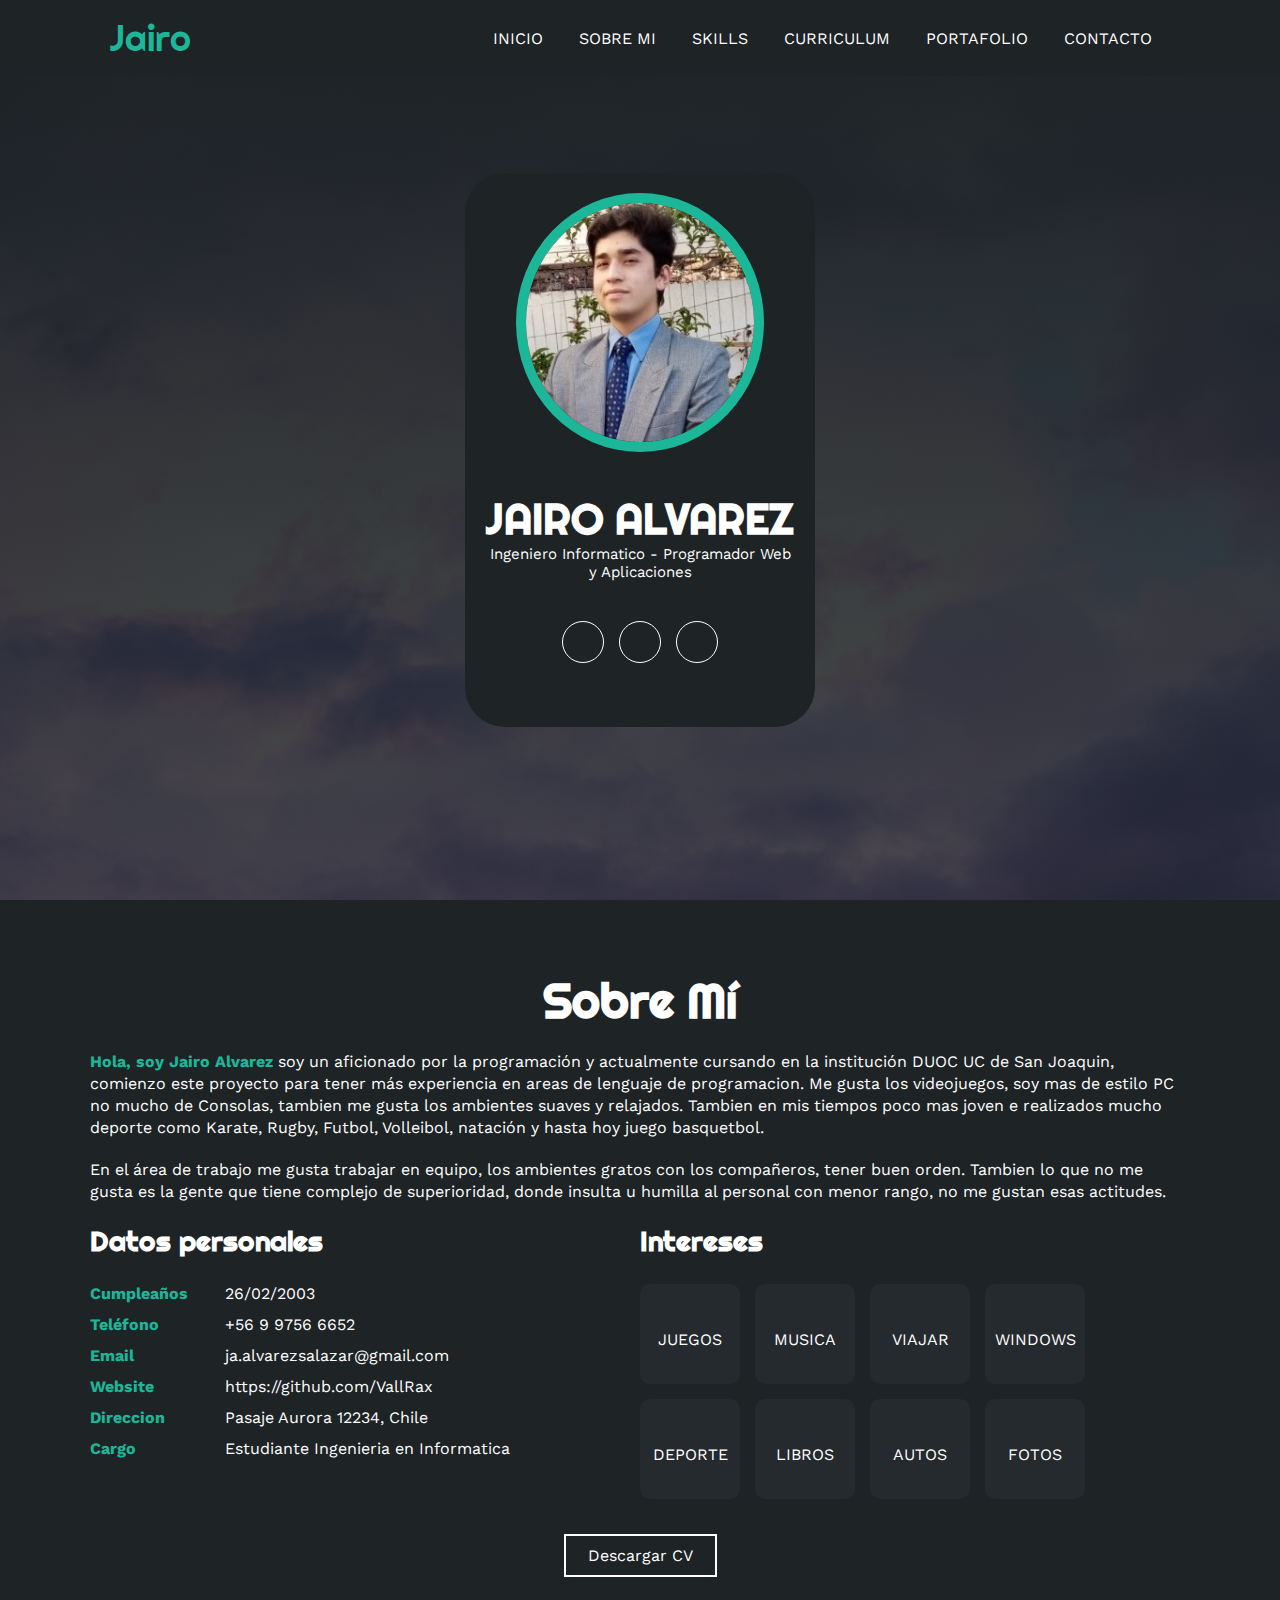
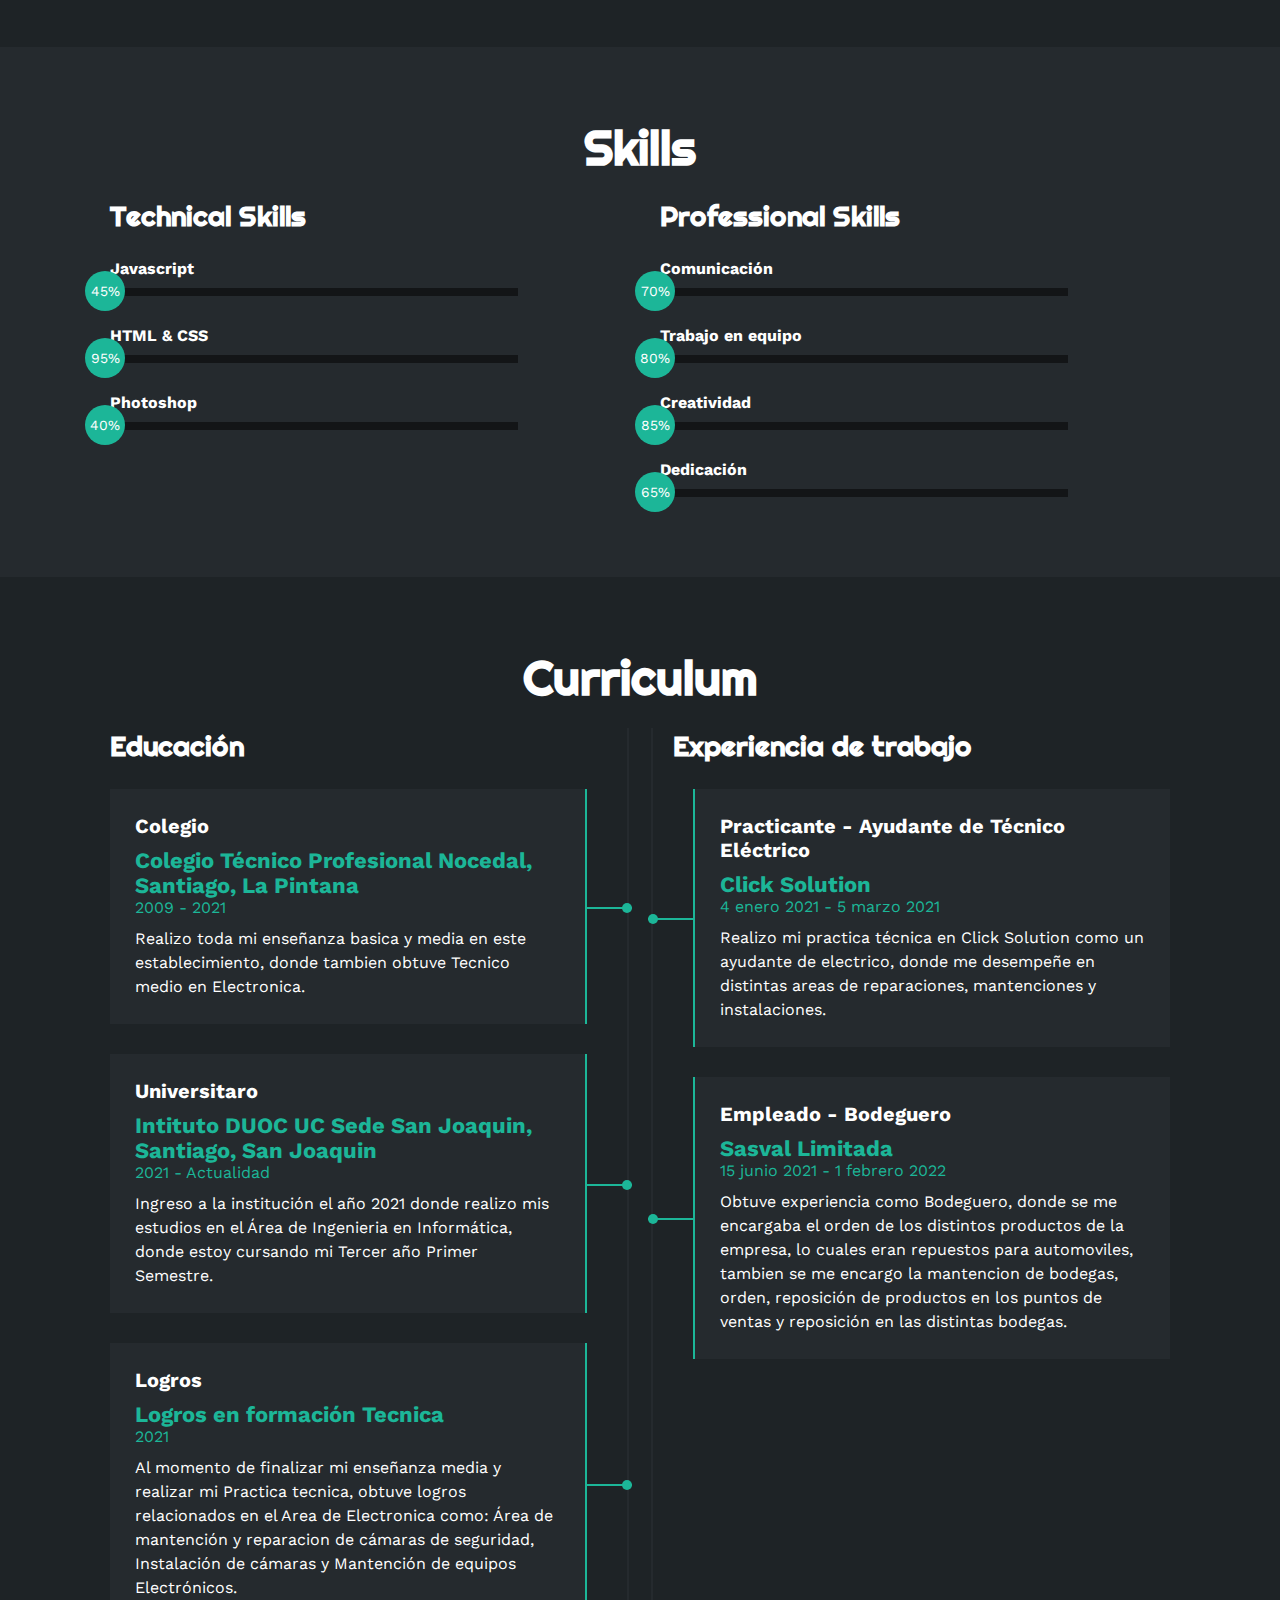
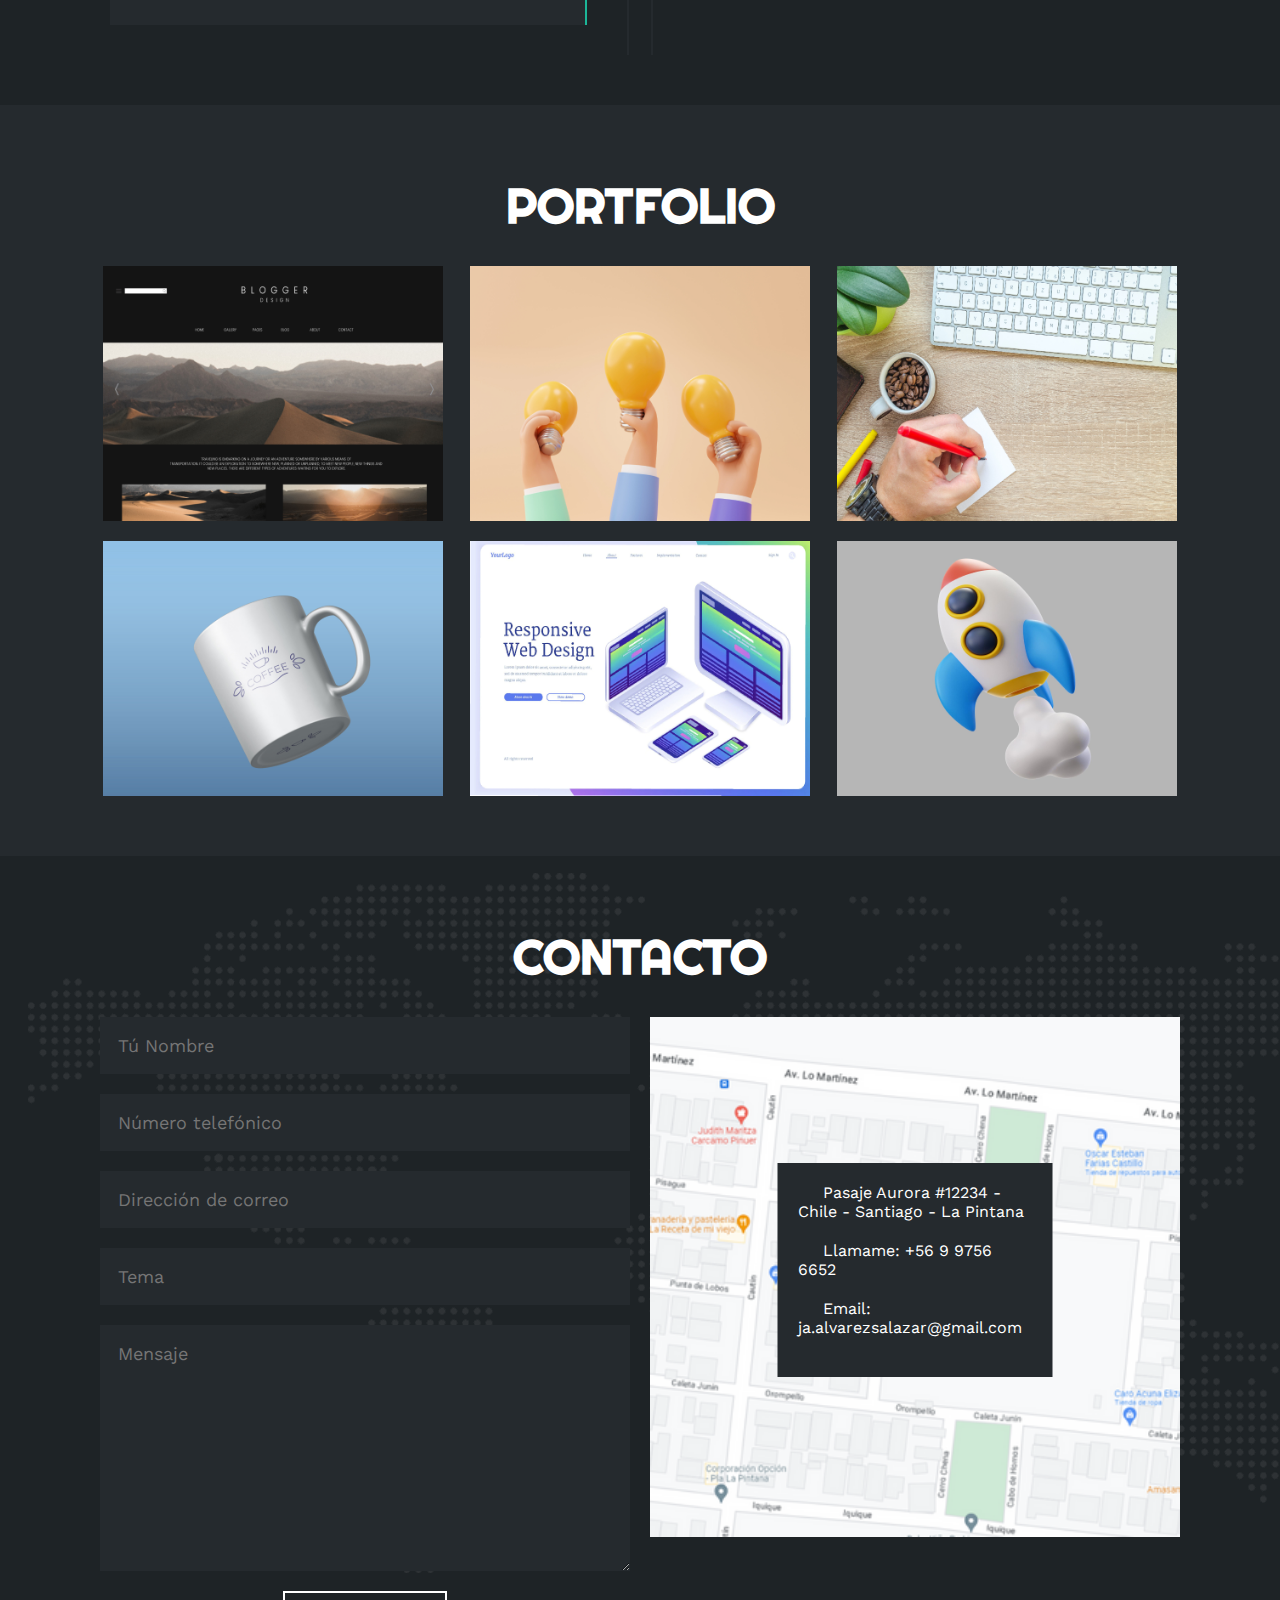
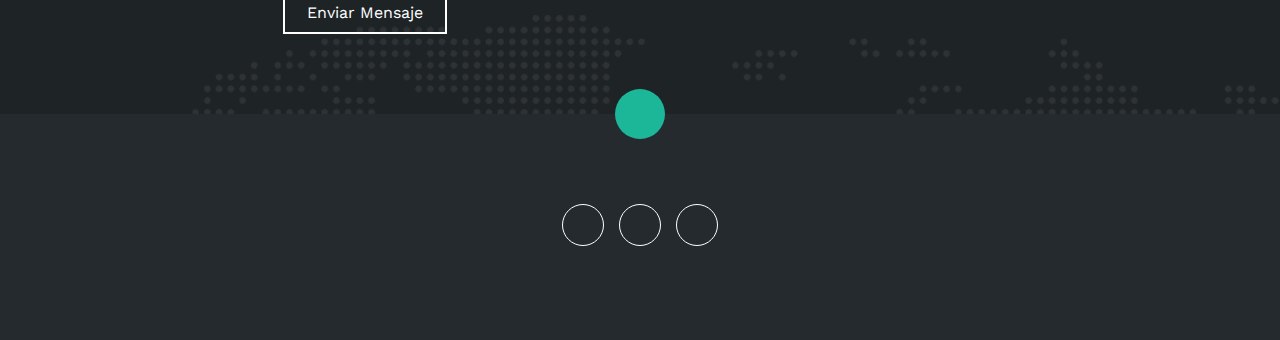
<file: index.html>
<!DOCTYPE html>
<html lang="es">
<head>
    <meta charset="UTF-8">
    <meta http-equiv="X-UA-Compatible" content="IE=edge">
    <meta name="viewport" content="width=device-width, initial-scale=1.0">
    <link rel="stylesheet" href="https://cdnjs.cloudflare.com/ajax/libs/font-awesome/6.2.1/css/all.min.css" integrity="sha512-MV7K8+y+gLIBoVD59lQIYicR65iaqukzvf/nwasF0nqhPay5w/9lJmVM2hMDcnK1OnMGCdVK+iQrJ7lzPJQd1w==" crossorigin="anonymous" referrerpolicy="no-referrer" />
    <title>Portafolio</title>
    <link rel="stylesheet" href="estilo.css">
</head>
<body>

    <!-- Menu inicio-->
    <div class="contenedor-header">
        <header>
            <div class="logo">
                <a href="#">Jairo</a>
            </div>
            <nav id="nav">
                <ul>
                    <li><a href="#inicio">INICIO</a></li>
                    <li><a href="#sobremi">SOBRE MI</a></li>
                    <li><a href="#skills">SKILLS</a></li>
                    <li><a href="#curriculum">CURRICULUM</a></li>
                    <li><a href="#portafolio">PORTAFOLIO</a></li>
                    <li><a href="#contacto">CONTACTO</a></li>
                </ul>
            </nav>
            <div class="nav-responsive">
                <i class="fa-solid fa-bars"></i>
            </div>
        </header>
    </div>    

    <!--Seccion Inicio-->
    <section id="inicio" class="inicio">
        <div class="contenido-banner">
            <div class="contenedor-img">
                <img src="img/hero.jpg" alt="">
            </div>
            <h1>JAIRO ALVAREZ</h1>
            <h2>Ingeniero Informatico - Programador Web  y Aplicaciones</h2>
            <div class="redes">
                <a href="#"><i class="fa-brands fa-facebook-f"></i></a>
                <a href="#"><i class="fa-brands fa-linkedin"></i></a>
                <a href="#"><i class="fa-solid fa-rss"></i></a>
            </div>
        </div>
    </section>

    <!--Sobre Mi-->
    <section id="sobremi" class="sobremi">
        <div class="contenido-seccion">
            <h2>Sobre Mí</h2>
            <p><span>Hola, soy Jairo Alvarez</span> soy un aficionado por la programación y actualmente cursando en la institución DUOC UC de San Joaquin, comienzo este proyecto para tener más experiencia en areas de lenguaje de programacion.

                Me gusta los videojuegos, soy mas de estilo PC no mucho de Consolas, tambien me gusta los ambientes suaves y relajados. Tambien en mis tiempos poco mas joven e realizados mucho deporte como Karate, Rugby, Futbol, Volleibol, natación y hasta hoy juego basquetbol.</p>
                
                <p> En el área de trabajo me gusta trabajar en equipo, los ambientes gratos con los compañeros, tener buen orden. Tambien lo que no me gusta es la gente que tiene complejo de superioridad, donde insulta u humilla al personal con menor rango, no me gustan esas actitudes. </p> 

            <div class="fila">
                <!-- Datos personales-->
                <div class="col">
                    <h3>Datos personales</h3>
                    <ul>
                        <li>
                            <strong>Cumpleaños</strong>
                            26/02/2003
                        </li>
                        <li>
                            <strong>Teléfono</strong>
                            +56 9 9756 6652
                        </li>
                        <li>
                            <strong>Email</strong>
                            ja.alvarezsalazar@gmail.com
                        </li>
                        <li>
                            <strong>Website</strong>
                            https://github.com/VallRax
                        </li>
                        <li>
                            <strong>Direccion</strong>
                            Pasaje Aurora 12234, Chile
                        </li>
                        <li>
                            <strong>Cargo</strong>
                            Estudiante Ingenieria en Informatica
                        </li>
                    </ul>
                </div>
                <!-- Intereses-->
                <div class="col">
                    <h3>Intereses</h3>
                    <div class="contenedor-intereses">
                        <div class="interes">
                            <i class="fa-solid fa-gamepad"></i>
                            <span>JUEGOS</span>
                        </div>
                        <div class="interes">
                            <i class="fa-solid fa-headphones"></i>
                            <span>MUSICA</span>
                        </div>
                        <div class="interes">
                            <i class="fa-solid fa-plane"></i>
                            <span>VIAJAR</span>
                        </div>
                        <div class="interes">
                            <i class="fa-brands fa-windows"></i>
                            <span>WINDOWS</span>
                        </div>
                        <div class="interes">
                            <i class="fa-solid fa-person-hiking"></i>
                            <span>DEPORTE</span>
                        </div>
                        <div class="interes">
                            <i class="fa-solid fa-book"></i>
                            <span>LIBROS</span>
                        </div>
                        <div class="interes">
                            <i class="fa-solid fa-car"></i>
                            <span>AUTOS</span>
                        </div>
                        <div class="interes">
                            <i class="fa-solid fa-camera"></i>
                            <span>FOTOS</span>
                        </div>

                    </div>
                </div>
            </div> 
            <button>
                
                Descargar CV <i class="fa-solid fa-download" ></i>
                <span class="overlay"></span>
            </button>
        </div>
    </section>

    <!-- SECCION SKILLS -->
    <section class="skills" id="skills">
        <div class="contenido-seccion">
            <h2>Skills</h2>
            <div class="fila">
                <!-- Technical Skill -->
                <div class="col">
                    <h3>Technical Skills</h3>
                    <div class="skill">
                        <span>Javascript</span>
                        <div class="barra-skill">
                            <div class="progreso">
                                <span>45%</span>
                            </div>
                        </div>
                    </div>
                    <div class="skill">
                        <span>HTML & CSS</span>
                        <div class="barra-skill">
                            <div class="progreso">
                                <span>95%</span>
                            </div>
                        </div>
                    </div>
                    <div class="skill">
                        <span>Photoshop</span>
                        <div class="barra-skill">
                            <div class="progreso">
                                <span>40%</span>
                            </div>
                        </div>
                    </div>
                </div>
                <!-- Professional Skills -->
                <div class="col">
                    <h3>Professional Skills</h3>
                    <div class="skill">
                        <span>Comunicación</span>
                        <div class="barra-skill">
                            <div class="progreso">
                                <span>70%</span>
                            </div>
                        </div>
                    </div>
                    <div class="skill">
                        <span>Trabajo en equipo</span>
                        <div class="barra-skill">
                            <div class="progreso">
                                <span>80%</span>
                            </div>
                        </div>
                    </div>
                    <div class="skill">
                        <span>Creatividad</span>
                        <div class="barra-skill">
                            <div class="progreso">
                                <span>85%</span>
                            </div>
                        </div>
                    </div>
                    <div class="skill">
                        <span>Dedicación</span>
                        <div class="barra-skill">
                            <div class="progreso">
                                <span>65%</span>
                            </div>
                        </div>
                    </div>
                    
                </div>
            </div>
        </div>
    </section>

    <!-- SECCION CURRICULUM -->
    <section id="curriculum" class="curriculum">
        <div class="contenido-seccion">
            <h2>Curriculum</h2>
            <div class="fila">
                <div class="col izquierda">
                    <h3>Educación</h3>
                    <div class="item izq">
                        <h4>Colegio</h4>
                        <span class="casa">Colegio Técnico Profesional Nocedal, Santiago, La Pintana</span>
                        <span class="fecha">2009 - 2021</span>
                        <p>Realizo toda mi enseñanza basica y media en este establecimiento, donde tambien obtuve Tecnico medio en Electronica.</p>
                        <div class="conectori">
                            <div class="circuloi"></div>
                        </div>
                    </div>
                    <div class="item izq">
                        <h4>Universitaro</h4>
                        <span class="casa">Intituto DUOC UC Sede San Joaquin, Santiago, San Joaquin</span>
                        <span class="fecha">2021 - Actualidad</span>
                        <p>Ingreso a la institución el año 2021 donde realizo mis estudios en el Área de Ingenieria en Informática, donde estoy cursando mi Tercer año Primer Semestre.</p>
                        <div class="conectori">
                            <div class="circuloi"></div>
                        </div>
                    </div>
                    <div class="item izq">
                        <h4>Logros</h4>
                        <span class="casa">Logros en formación Tecnica</span>
                        <span class="fecha">2021</span>
                        <p>Al momento de finalizar mi enseñanza media y realizar mi Practica tecnica, obtuve logros relacionados en el Area de Electronica como:
                            Área de mantención y reparacion de cámaras de seguridad, Instalación de cámaras y Mantención de equipos Electrónicos. 
                        </p>
                        <div class="conectori">
                            <div class="circuloi"></div>
                        </div>
                    </div>
                </div>

                <div class="col derecha">
                    <h3>Experiencia de trabajo</h3>
                    <div class="item der">
                        <h4>Practicante - Ayudante de Técnico Eléctrico</h4>
                        <span class="casa">Click Solution</span>
                        <span class="fecha">4 enero 2021 - 5 marzo 2021</span>
                        <p>Realizo mi practica técnica en Click Solution como un ayudante de electrico, donde me desempeñe en distintas areas de reparaciones, mantenciones y instalaciones.</p>
                        <div class="conectord">
                            <div class="circulod"></div>
                        </div>
                    </div>
                    <div class="item der">
                        <h4>Empleado - Bodeguero</h4>
                        <span class="casa">Sasval Limitada</span>
                        <span class="fecha">15 junio 2021 - 1 febrero 2022</span>
                        <p>Obtuve experiencia como Bodeguero, donde se me encargaba el orden de los distintos productos de la empresa, lo cuales eran repuestos para automoviles, tambien se me encargo la mantencion de bodegas, orden, reposición de productos en los puntos de ventas y reposición en las distintas bodegas. </p>
                        <div class="conectord">
                            <div class="circulod"></div>
                        </div>
                    </div>
                </div>
            </div>
        </div>
    </section>

     <!-- SECCION PORTFOLIO -->
     <section id="portafolio" class="portfolio">
        <div class="contenido-seccion">
            <h2>PORTFOLIO</h2>
            <div class="galeria">
                <div class="proyecto">
                    <img src="img/p1.jpg" alt="">
                    <div class="overlay">
                        <h3>Programación Web</h3>
                        <p>Fotografía</p>
                    </div>
                </div>
                <div class="proyecto">
                    <img src="img/p2.jpg" alt="">
                    <div class="overlay">
                        <h3>Ideas nuevas</h3>
                        <p>Fotografía</p>
                    </div>
                </div>
                <div class="proyecto">
                    <img src="img/p3.jpg" alt="">
                    <div class="overlay">
                        <h3>Arquitectura</h3>
                        <p>Fotografía</p>
                    </div>
                </div>
                <div class="proyecto">
                    <img src="img/p4.jpg" alt="">
                    <div class="overlay">
                        <h3>Tiempo Libre</h3>
                        <p>Fotografía</p>
                    </div>
                </div>
                <div class="proyecto">
                    <img src="img/p5.jpg" alt="">
                    <div class="overlay">
                        <h3>Diseño Web </h3>
                        <p>Fotografía</p>
                    </div>
                </div>
                <div class="proyecto">
                    <img src="img/p6.jpg" alt="">
                    <div class="overlay">
                        <h3>Proyecto Final</h3>
                        <p>Fotografía</p>
                    </div>
                </div>
            </div>
        </div>
    </section>

    <!-- SECCION CONTACTO -->
    <section id="contacto" class="contacto">
        <div class="contenido-seccion">
            <h2>CONTACTO</h2>
            <div class="fila">
                <!-- Formulario -->
                <div class="col">
                    <input type="text" placeholder="Tú Nombre">
                    <input type="text" placeholder="Número telefónico">
                    <input type="text" placeholder="Dirección de correo">
                    <input type="text" placeholder="Tema">
                    <textarea name="" id="" cols="30" rows="10" placeholder="Mensaje"></textarea>
                    <button>
                        Enviar Mensaje<i class="fa-solid fa-paper-plane"></i>
                        <span class="overlay"></span>
                    </button>
                </div>
                <!-- Mapa -->
                <div class="col">
                    <img src="img/mapa.png" alt="">
                    <div class="info">
                        <ul>
                            <li>
                                <i class="fa-solid fa-location-dot"></i>
                                Pasaje Aurora #12234 - Chile - Santiago - La Pintana
                            </li>
                            <li>
                                <i class="fa-solid fa-mobile-screen"></i>
                                Llamame: +56 9 9756 6652 
                            </li>
                            <li>
                                <i class="fa-solid fa-envelope"></i>
                                Email: ja.alvarezsalazar@gmail.com
                            </li>
                        </ul>
                    </div>
                </div>
            </div>
        </div>
    </section>

    <!-- footer -->
    <footer>
        <a href="#inicio" class="arriba">
            <i class="fa-solid fa-angles-up"></i>
        </a>
        <div class="redes">
            <a href="#"><i class="fa-brands fa-facebook-f"></i></a>
            <a href="#"><i class="fa-brands fa-linkedin-in"></i></a>
            <a href="#"><i class="fa-solid fa-rss"></i></a>
        </div>
    </footer>

    <script src="script.js"></script>
</body>
</html>
</file>
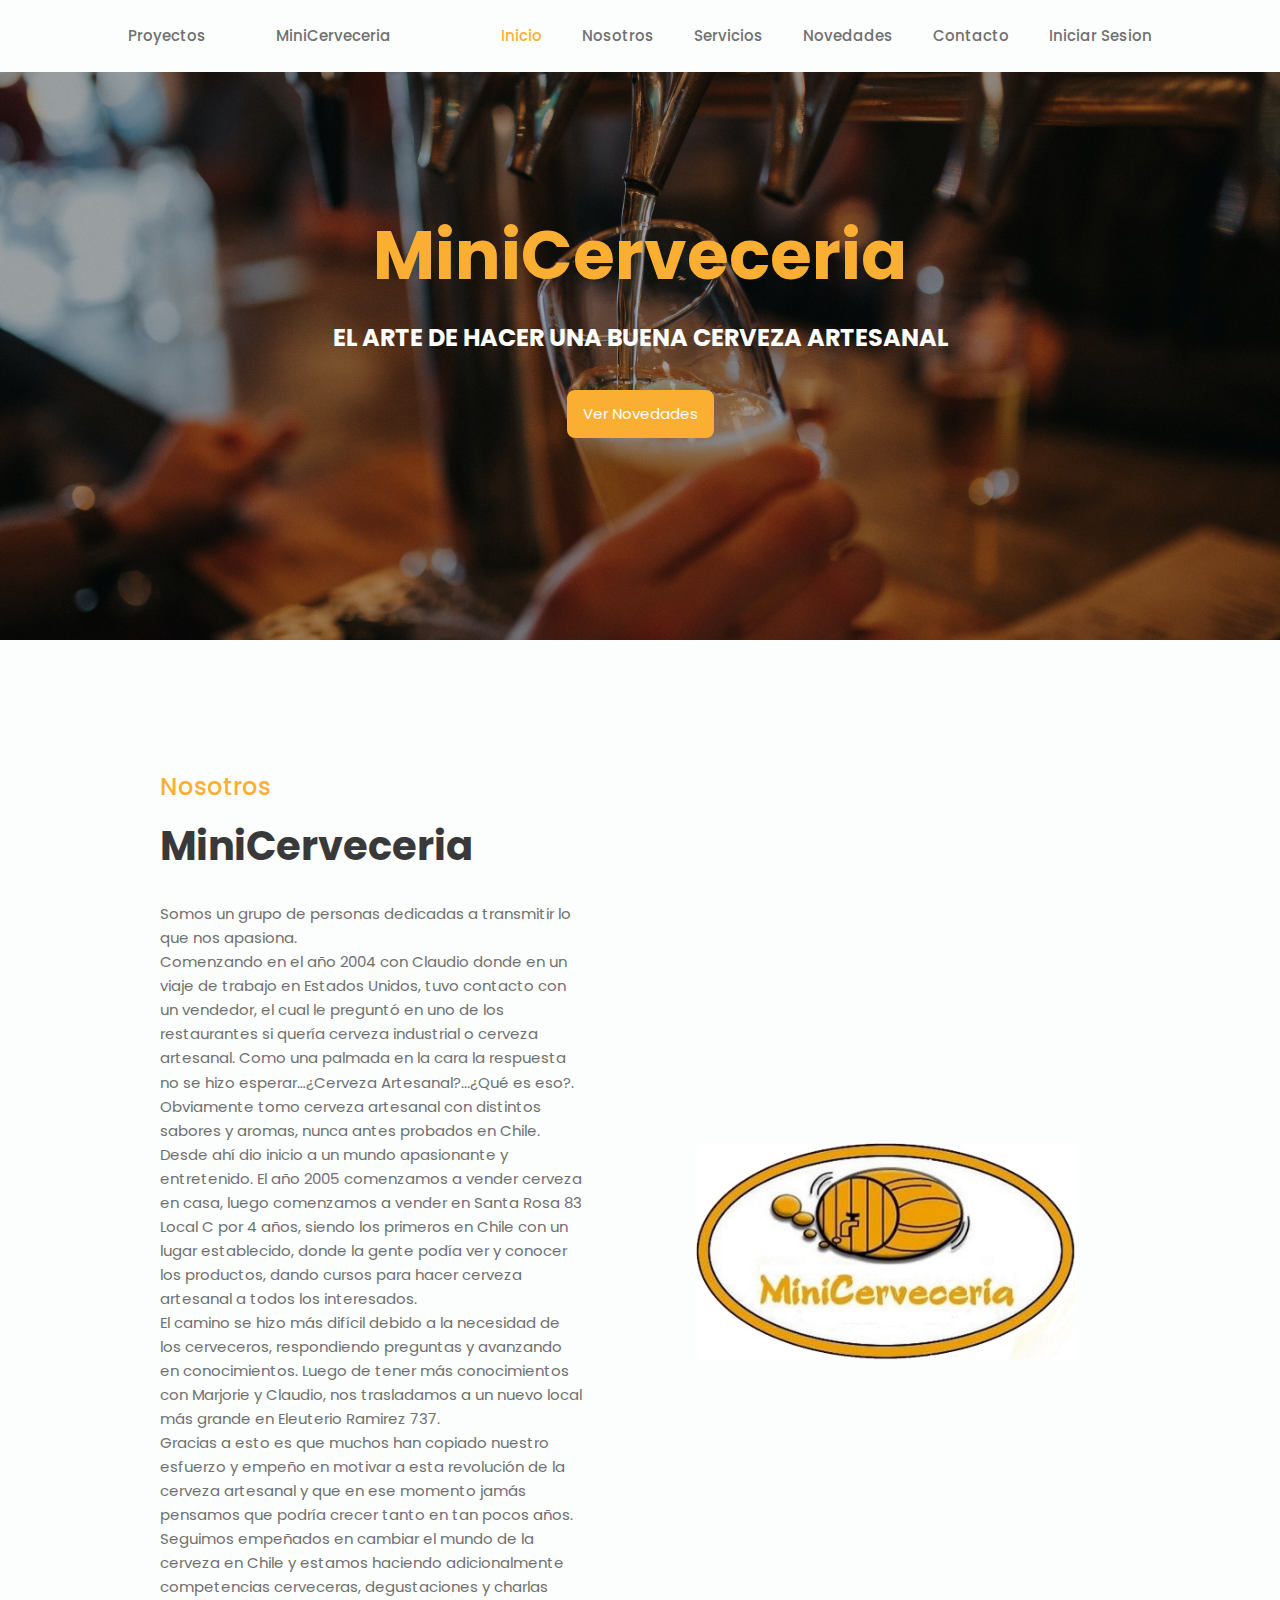
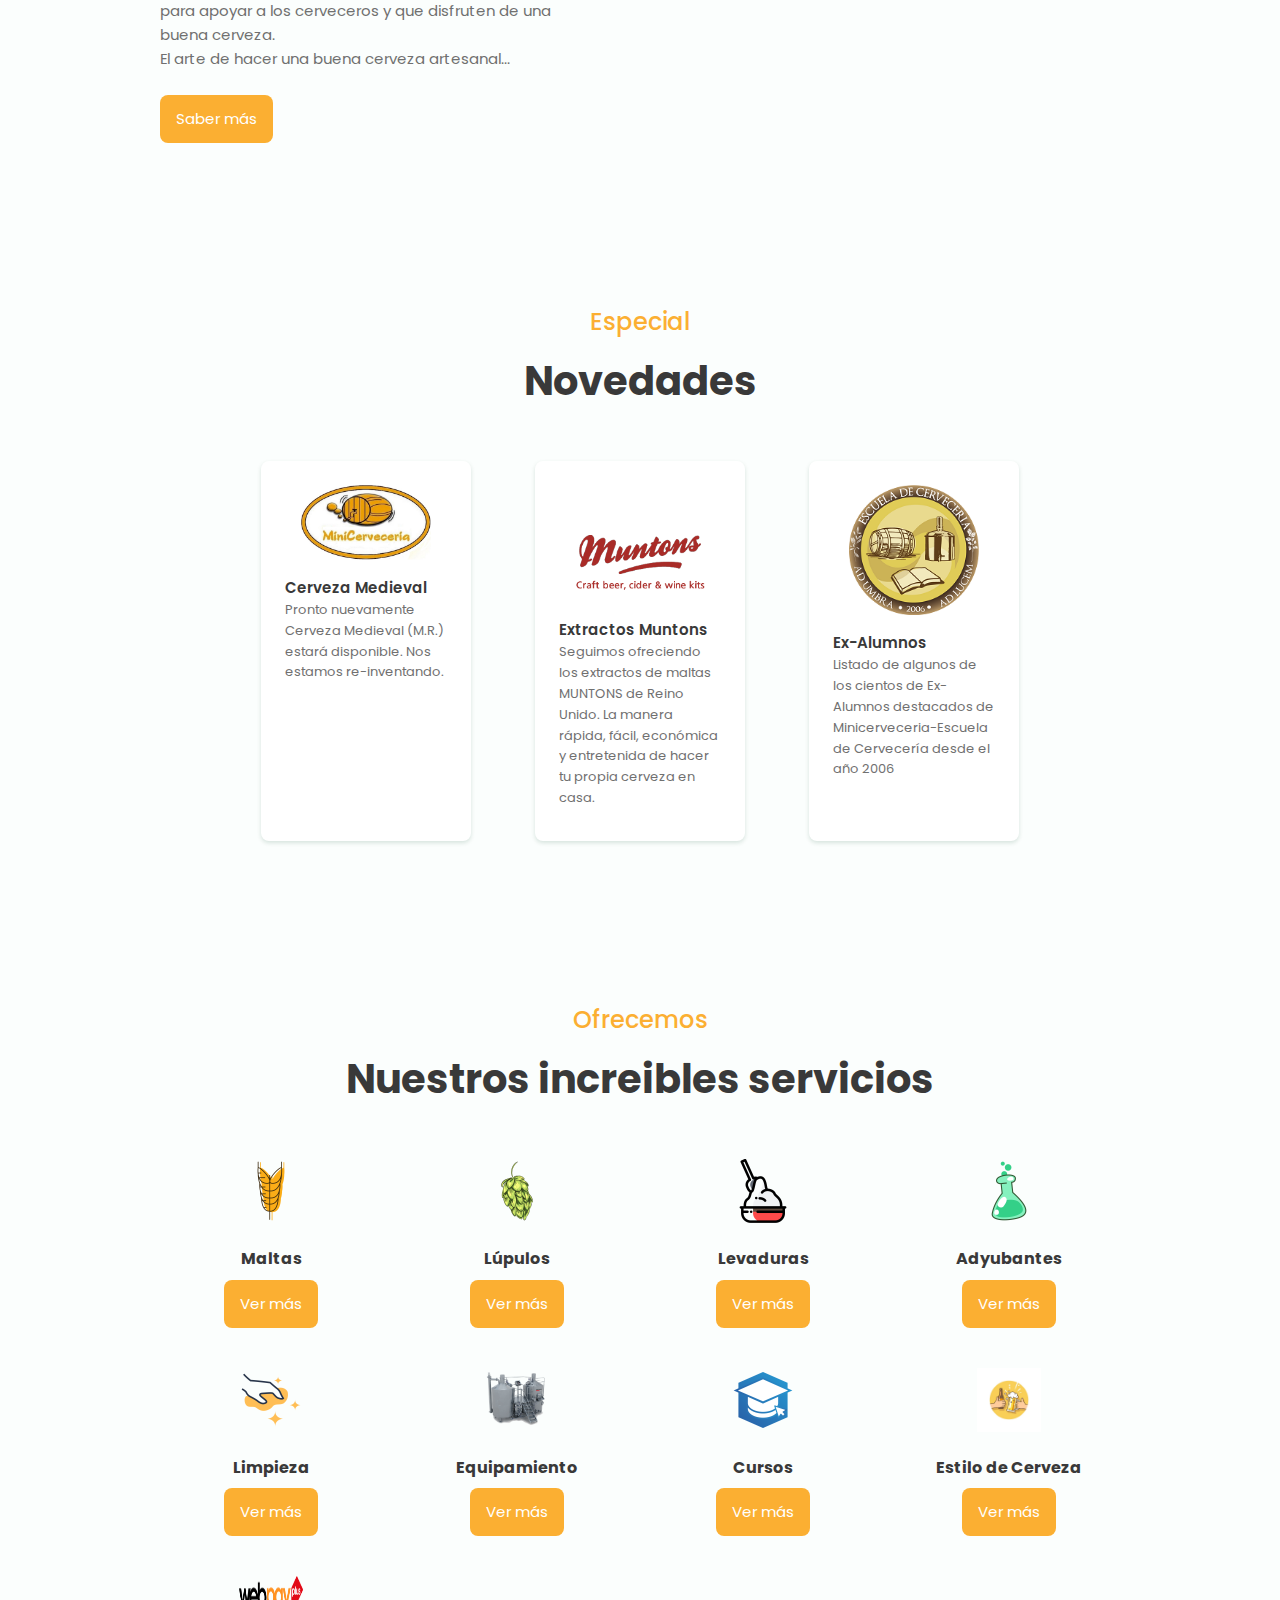
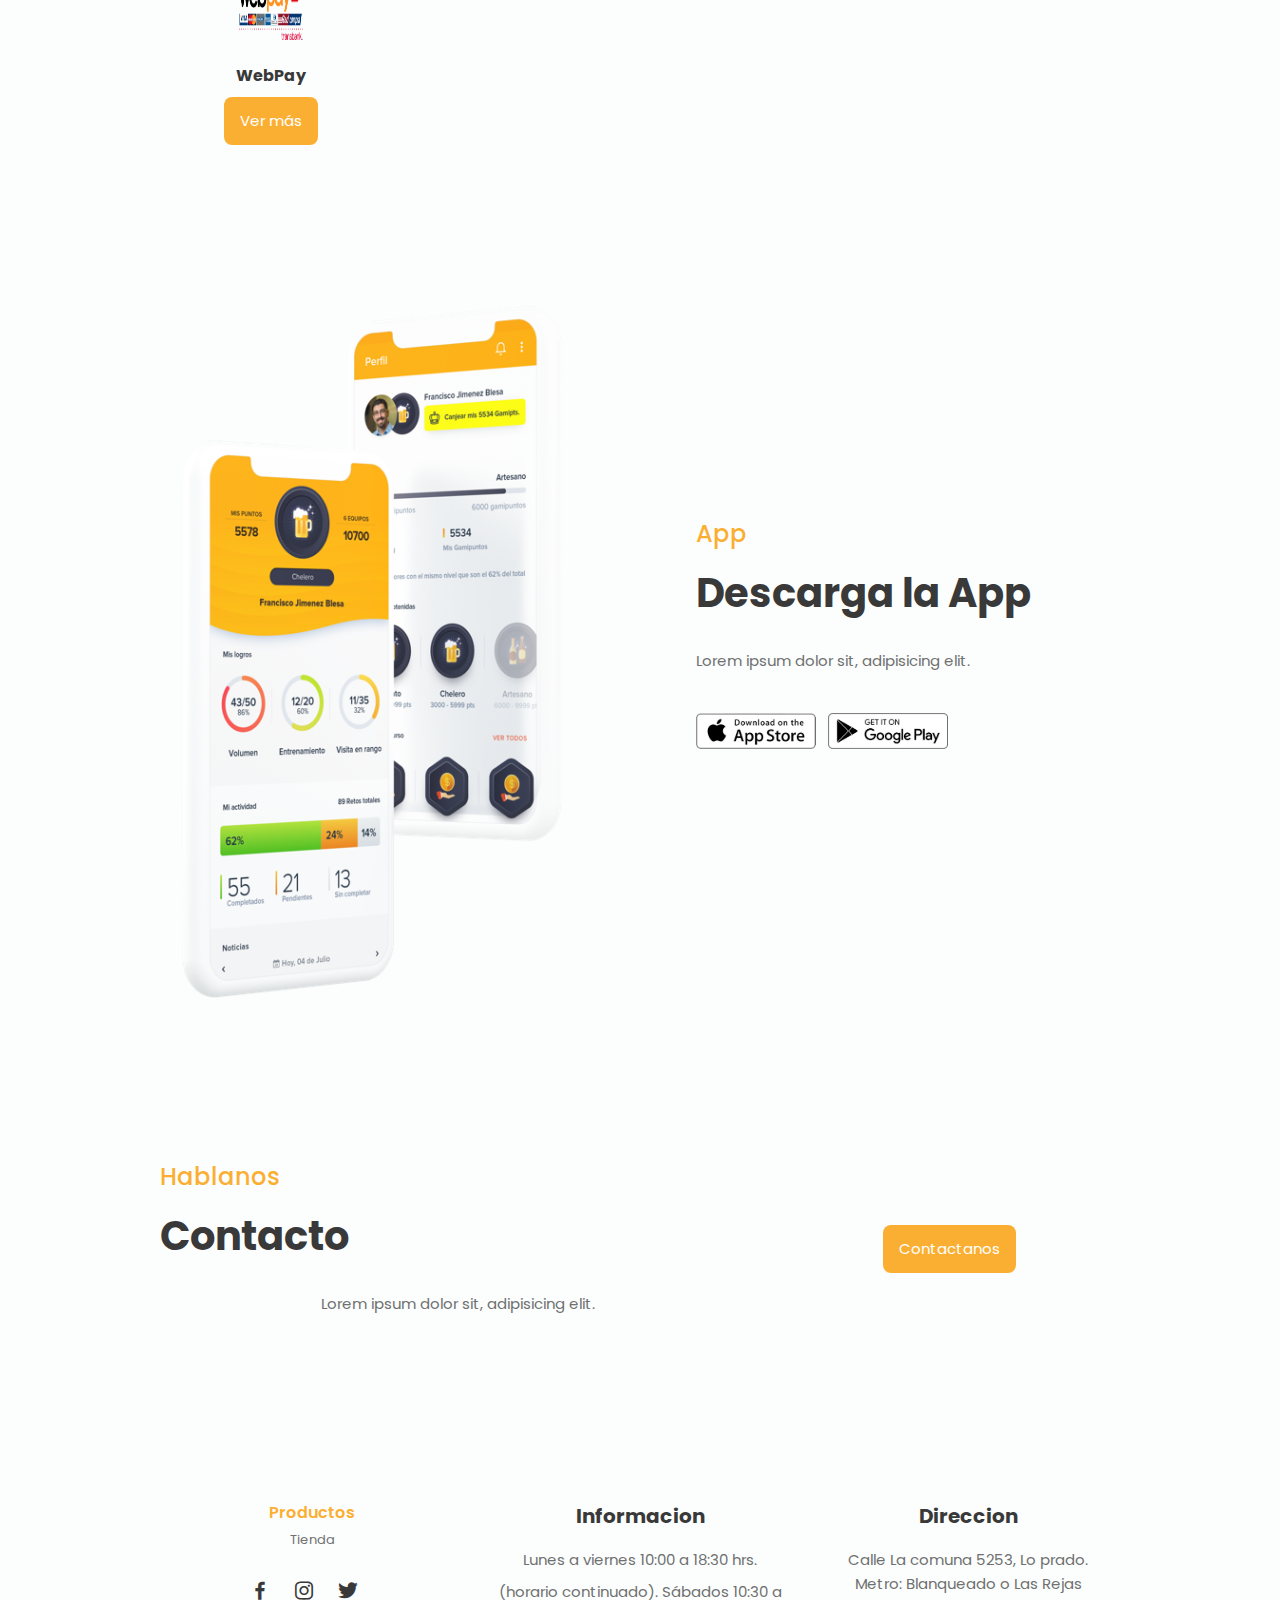
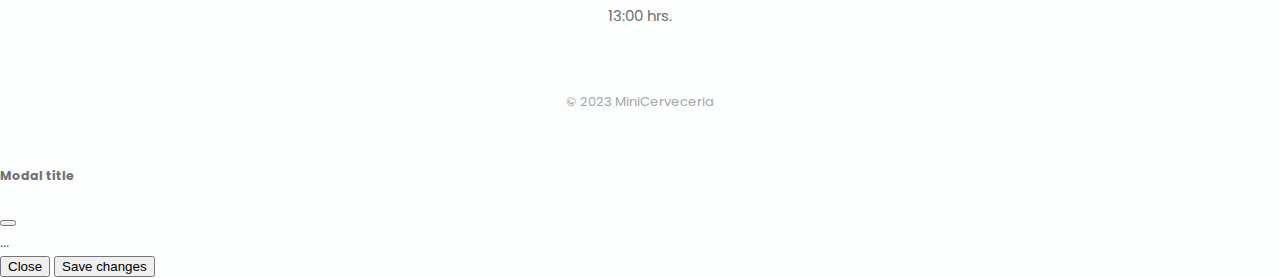
<file: Proyectos/Proyecto 3/ProyectoMiCerveceria/index.html>
<!DOCTYPE html>
<html lang="en">
<head>
    <meta charset="UTF-8">
    <meta http-equiv="X-UA-Compatible" content="IE=edge">
    <meta name="viewport" content="width=device-width, initial-scale=1.0">
    <title>MiniCerveceria</title>
    <link href='https://cdn.jsdelivr.net/npm/boxicons@2.0.5/css/boxicons.min.css' rel='stylesheet'>
    <link rel="stylesheet" href="css/style.css">
</head>
<body>

    <header class="l-header" id="header">

        <nav class="nav tk-container">
            <a href="/Proyectos/Index.html" class="nav_logo">Proyectos</a>
            <a href="#" class="nav_logo">MiniCerveceria</a>
            <div class="nav_menu">
                <ul class="nav_list">
                    <li class="nav_item"><a href="index.html" class="nav_link active-link">Inicio</a></li>
                    <li class="nav_item"><a href="#about" class="nav_link">Nosotros</a></li>
                    <li class="nav_item"><a href="#services" class="nav_link">Servicios</a></li>
                    <li class="nav_item"><a href="#novedades" class="nav_link">Novedades</a></li>
                    <li class="nav_item"><a href="#contact" class="nav_link">Contacto</a></li>
                    <li class="nav_item"><a href="login.html" class="nav_link">Iniciar Sesion</a></li>
                </ul>
            </div>
        

            <div class="nav_toggle">
                <i class="bx bx-menu"></i>
            </div>
        </nav>
    </header>

    <main class="l-main">

        <section class="home" id="home">
            <div class="home_container tk_container tk-grid">
                <div class="home_data">
                    <h1 class="home_title">MiniCerveceria</h1>
                    <h2 class="home_subtitle">EL ARTE DE HACER UNA BUENA CERVEZA ARTESANAL</h2>
                    <a href="#novedades" class="button">Ver Novedades</a>
                </div>
            </div>
        </section>

        <section class="about section tk-container" id="about">
            <div class="about_container tk-grid">
                <div class="about_data">
                    <span class="section-subtitle about_initial">Nosotros</span>
                    <h2 class="section-title about_initial">MiniCerveceria</h2>
                    <p class="about_description">
                        Somos un grupo de personas dedicadas a transmitir lo que nos apasiona.<br>Comenzando en el año 2004 con Claudio donde en un viaje de trabajo en Estados Unidos, tuvo contacto con un vendedor, el cual le preguntó en uno de los restaurantes si quería cerveza industrial o cerveza artesanal. 
                        Como una palmada en la cara la respuesta no se hizo esperar…¿Cerveza Artesanal?...¿Qué es eso?. 
                        Obviamente tomo cerveza artesanal con distintos sabores y aromas, nunca antes probados en Chile. 
                        Desde ahí dio inicio a un mundo apasionante y entretenido. El año 2005 comenzamos a vender cerveza en casa, 
                        luego comenzamos a vender en Santa Rosa 83 Local C por 4 años, siendo los primeros en Chile con un lugar establecido, 
                        donde la gente podía ver y conocer los productos, dando cursos para hacer cerveza artesanal a todos los interesados. <br>
                        El camino se hizo más difícil debido a la necesidad de los cerveceros, respondiendo preguntas y avanzando en conocimientos. 
                        Luego de tener más conocimientos con Marjorie y Claudio, nos trasladamos a un nuevo local más grande en Eleuterio Ramirez 737. <br>
                        Gracias  a esto es que muchos han copiado nuestro esfuerzo y empeño en motivar a esta revolución de la cerveza artesanal y que en ese momento 
                        jamás pensamos que podría crecer tanto en tan pocos años. 
                        Seguimos empeñados en cambiar el mundo de la cerveza en Chile y estamos haciendo adicionalmente competencias cerveceras, 
                        degustaciones y charlas para apoyar a los cerveceros y que disfruten de una buena cerveza. 
                        
                        <br>
                        El arte de hacer una buena cerveza artesanal...</p>
                    <a href="acercade.html" class="button">Saber más</a>
                </div>
                <div class="about_data">
                    <img src="img/LogoCerveza.jpg" alt="" class="about_img">
                </div>
            </div>
        </section>


        <section class="menu section tk-container" id="novedades">
            <span class="section-subtitle">Especial</span>
            <h2 class="section-title">Novedades</h2>
            <div class="menu_container tk-grid">

                <div class="menu_content">
                    <img src="img/LogoCerveza.jpg" class="menu_img" alt="">
                    <h3 class="menu_name">Cerveza Medieval</h3>
                    <span class="menu_detail">Pronto nuevamente Cerveza Medieval (M.R.) estará disponible. Nos estamos re-inventando.</span>
                </div>
                <div class="menu_content">
                    <img src="img/muntons.png" class="menu_img" alt="">
                    <h3 class="menu_name">Extractos Muntons</h3>
                    <span class="menu_detail">Seguimos ofreciendo los extractos de maltas MUNTONS de Reino Unido. La manera rápida, fácil, económica y entretenida de hacer tu propia cerveza en casa.</span>
                </div>
                <div class="menu_content">
                    <img src="img/EscuelaCerveza.png" class="menu_img" alt="">
                    <h3 class="menu_name">Ex-Alumnos</h3>
                    <span class="menu_detail">Listado de algunos de los cientos de Ex-Alumnos destacados de Minicerveceria-Escuela de Cervecería desde el año 2006</span>
                </div>

            </div>
        </section>

        <section class="services section tk-container" id="services">
            <span class="section-subtitle">Ofrecemos</span>
            <h2 class="section-title">Nuestros increibles servicios</h2>
            <div class="services_container tk-grid">
                <div class="services_content">
                    <img src="img/malta.png" class="services_img" alt="">
                    <h3 class="services_title">Maltas</h3>
                    <a href="maltas.html" class="button">Ver más</a>
                </div>
                <div class="services_content">
                    <img src="img/lupulos.png" class="services_img" alt="">
                    <h3 class="services_title">Lúpulos</h3>
                    <a href="lupulos.html" class="button">Ver más</a>
                </div>
                <div class="services_content">
                    <img src="img/levadura.png" class="services_img" alt="">
                    <h3 class="services_title">Levaduras</h3>
                    <a href="levaduras.html" class="button">Ver más</a>
                </div>
                <div class="services_content">
                    <img src="img/adyubantes.png" class="services_img" alt="">
                    <h3 class="services_title">Adyubantes</h3>
                    <a href="adyubantes.html" class="button">Ver más</a>
                </div>
                <div class="services_content">
                    <img src="img/limpieza.png" class="services_img" alt="">
                    <h3 class="services_title">Limpieza</h3>
                    <a href="limpieza.html" class="button">Ver más</a>
                </div>
                <div class="services_content">
                    <img src="img/equipamiento.png" class="services_img" alt="">
                    <h3 class="services_title">Equipamiento</h3>
                    <a href="equipamiento.html" class="button">Ver más</a>
                </div>
                <div class="services_content">
                    <img src="img/cursos.png" class="services_img" alt="">
                    <h3 class="services_title">Cursos</h3>
                    <a href="cursos.html" class="button">Ver más</a>
                </div>
                <div class="services_content">
                    <img src="img/estilo.jpg" class="services_img" alt="">
                    <h3 class="services_title">Estilo de Cerveza</h3>
                    <a href="estilosDeCervezas.html" class="button">Ver más</a>
                </div>
                <div class="services_content">
                    <img src="img/webpay.png" class="services_img" alt="">
                    <h3 class="services_title">WebPay</h3>
                    <a href="Webpay.html" class="button">Ver más</a>
                </div>
            </div>
        </section>

        <section class="app section tk-container">
            <div class="app_container tk-grid">
                <div class="app_data">
                    <span class="section-subtitle app_initial">App</span>
                    <h2 class="section-title app_initial">Descarga la App</h2>
                    <p class="app_description">Lorem ipsum dolor sit, adipisicing elit.</p>
                    <div class="app_stores">
                        <a href="#"><img src="img/app1.png" alt="" class="app_store"></a>
                        <a href="#"><img src="img/app2.png" alt="" class="app_store"></a>
                    </div>
                </div>
                
                    <img src="img/movil-app.png" alt="" class="app_img">
                
            </div>
        </section>

        <section class="contact section tk-container" id="contact">
            <div class="contact_container tk-grid">
                <div class="contact_data"> 
                    <span class="section-subtitle contact_initial">Hablanos</span>
                    <h2 class="section-title contact_initial">Contacto</h2>
                    <p class="contact_description">Lorem ipsum dolor sit, adipisicing elit.</p>
                </div>
                <div class="contact_button">
                    <a href="#" class="button">Contactanos</a>
                </div>
            </div>
        </section>

    </main>

    <footer class="footer section tk-container">
        <div class="footer_container tk-grid">
            <div class="footer_content">
                <a href="#" class="footer_logo">Productos</a>
                <span class="footer_description">Tienda</span>
                <div>
                    <a href="#" class="footer_social"><i class="bx bxl-facebook"></i></a>
                    <a href="#" class="footer_social"><i class="bx bxl-instagram"></i></a>
                    <a href="#" class="footer_social"><i class="bx bxl-twitter"></i></a>
                </div>
            </div>
            <div class="footer_content">
                <h3 class="footer_title">Informacion</h3>
                <ul>
                    <li><a href="#" class="footer_link">Lunes a viernes 10:00 a 18:30 hrs.</a></li>
                    <li><a href="#" class="footer_link">(horario continuado). Sábados 10:30 a 13:00 hrs.</a></li>
                </ul>
            </div>
            <div class="footer_content">
                <h3 class="footer_title">Direccion</h3>
                <ul>
                    <li>Calle La comuna 5253, Lo prado.</li+>
                    <li>Metro: Blanqueado o Las Rejas</li>
                </ul>
            </div>
        </div>
        <p class="footer_copy">&#169; 2023 MiniCerveceria</p>

    </footer>
    
    <div class="modal fade" id="exampleModal" tabindex="-1" aria-labelledby="exampleModalLabel" aria-hidden="true">
        <div class="modal-dialog">
          <div class="modal-content">
            <div class="modal-header">
              <h5 class="modal-title" id="exampleModalLabel">Modal title</h5>
              <button type="button" class="btn-close" data-bs-dismiss="modal" aria-label="Close"></button>
            </div>
            <div class="modal-body">
              ...
            </div>
            <div class="modal-footer">
              <button type="button" class="btn btn-secondary" data-bs-dismiss="modal">Close</button>
              <button type="button" class="btn btn-primary">Save changes</button>
            </div>
          </div>
        </div>
      </div>

    
    
    
</body>
</html>
</file>
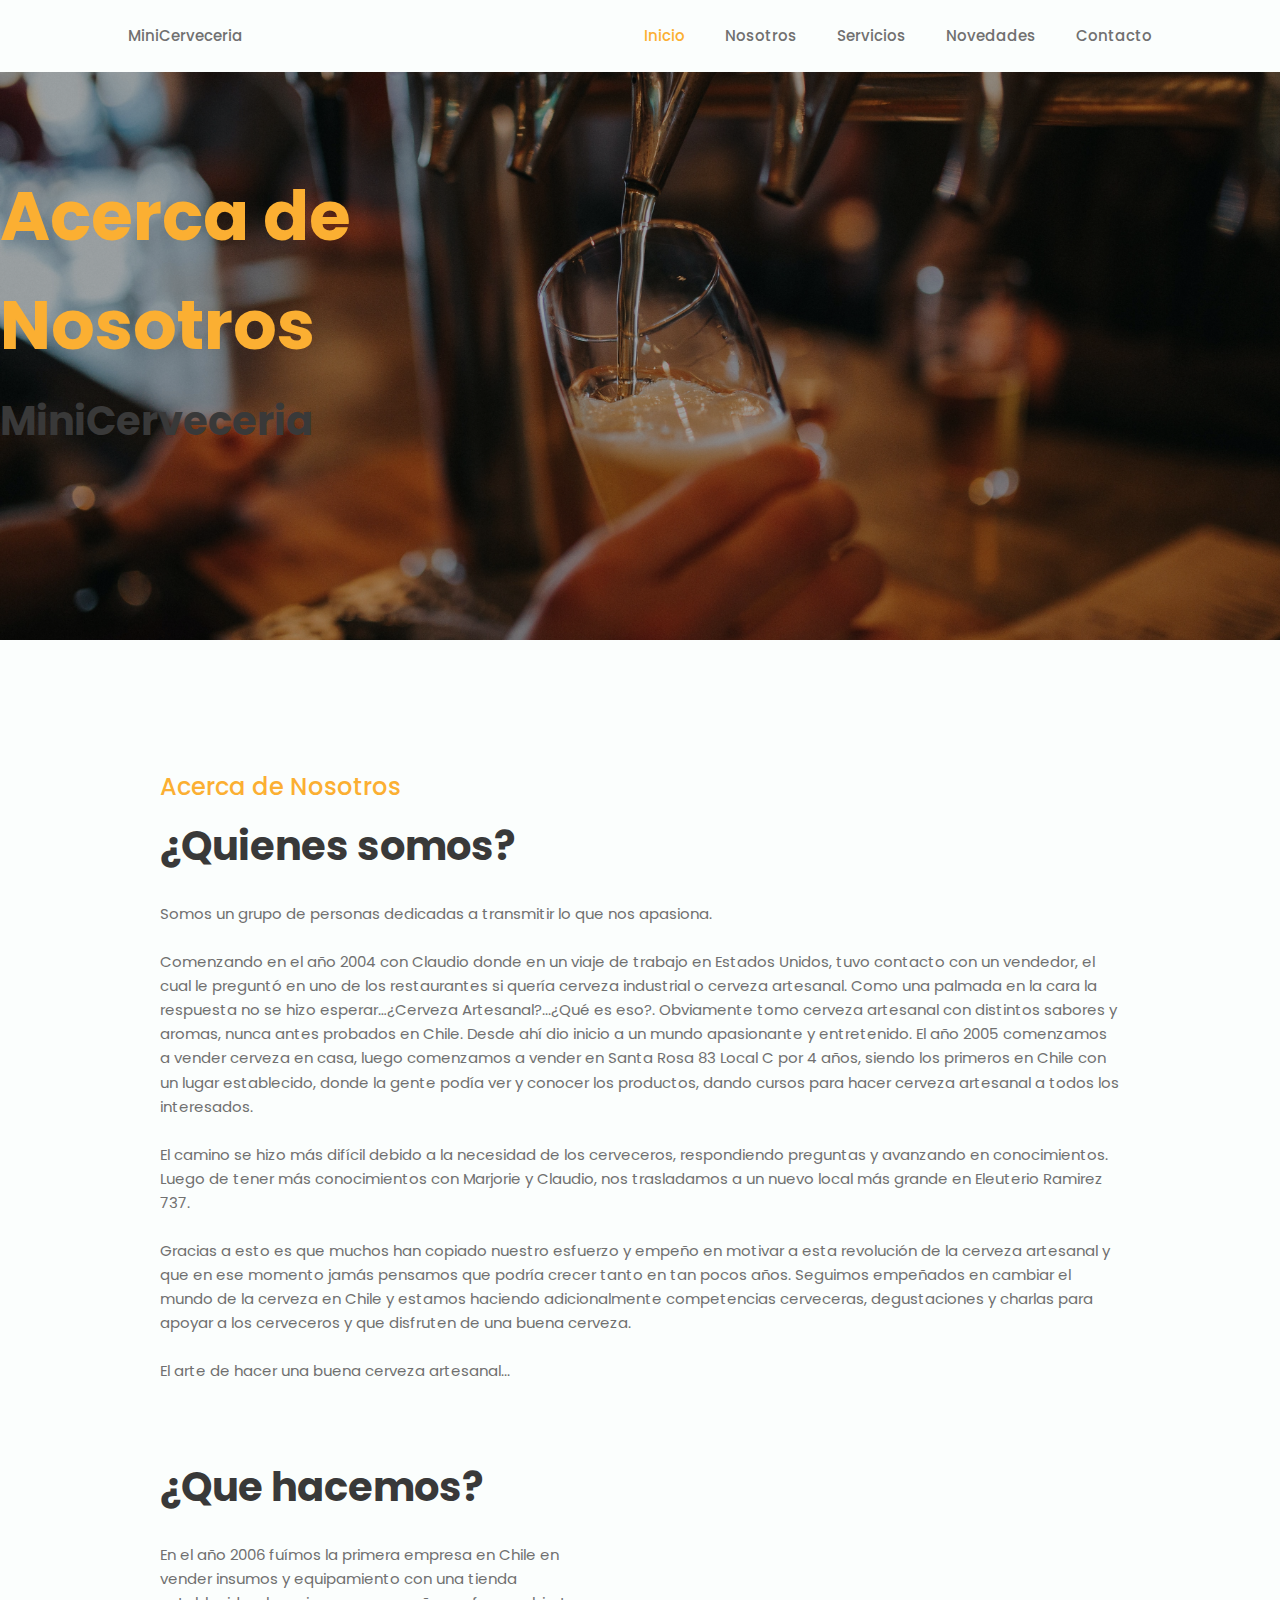
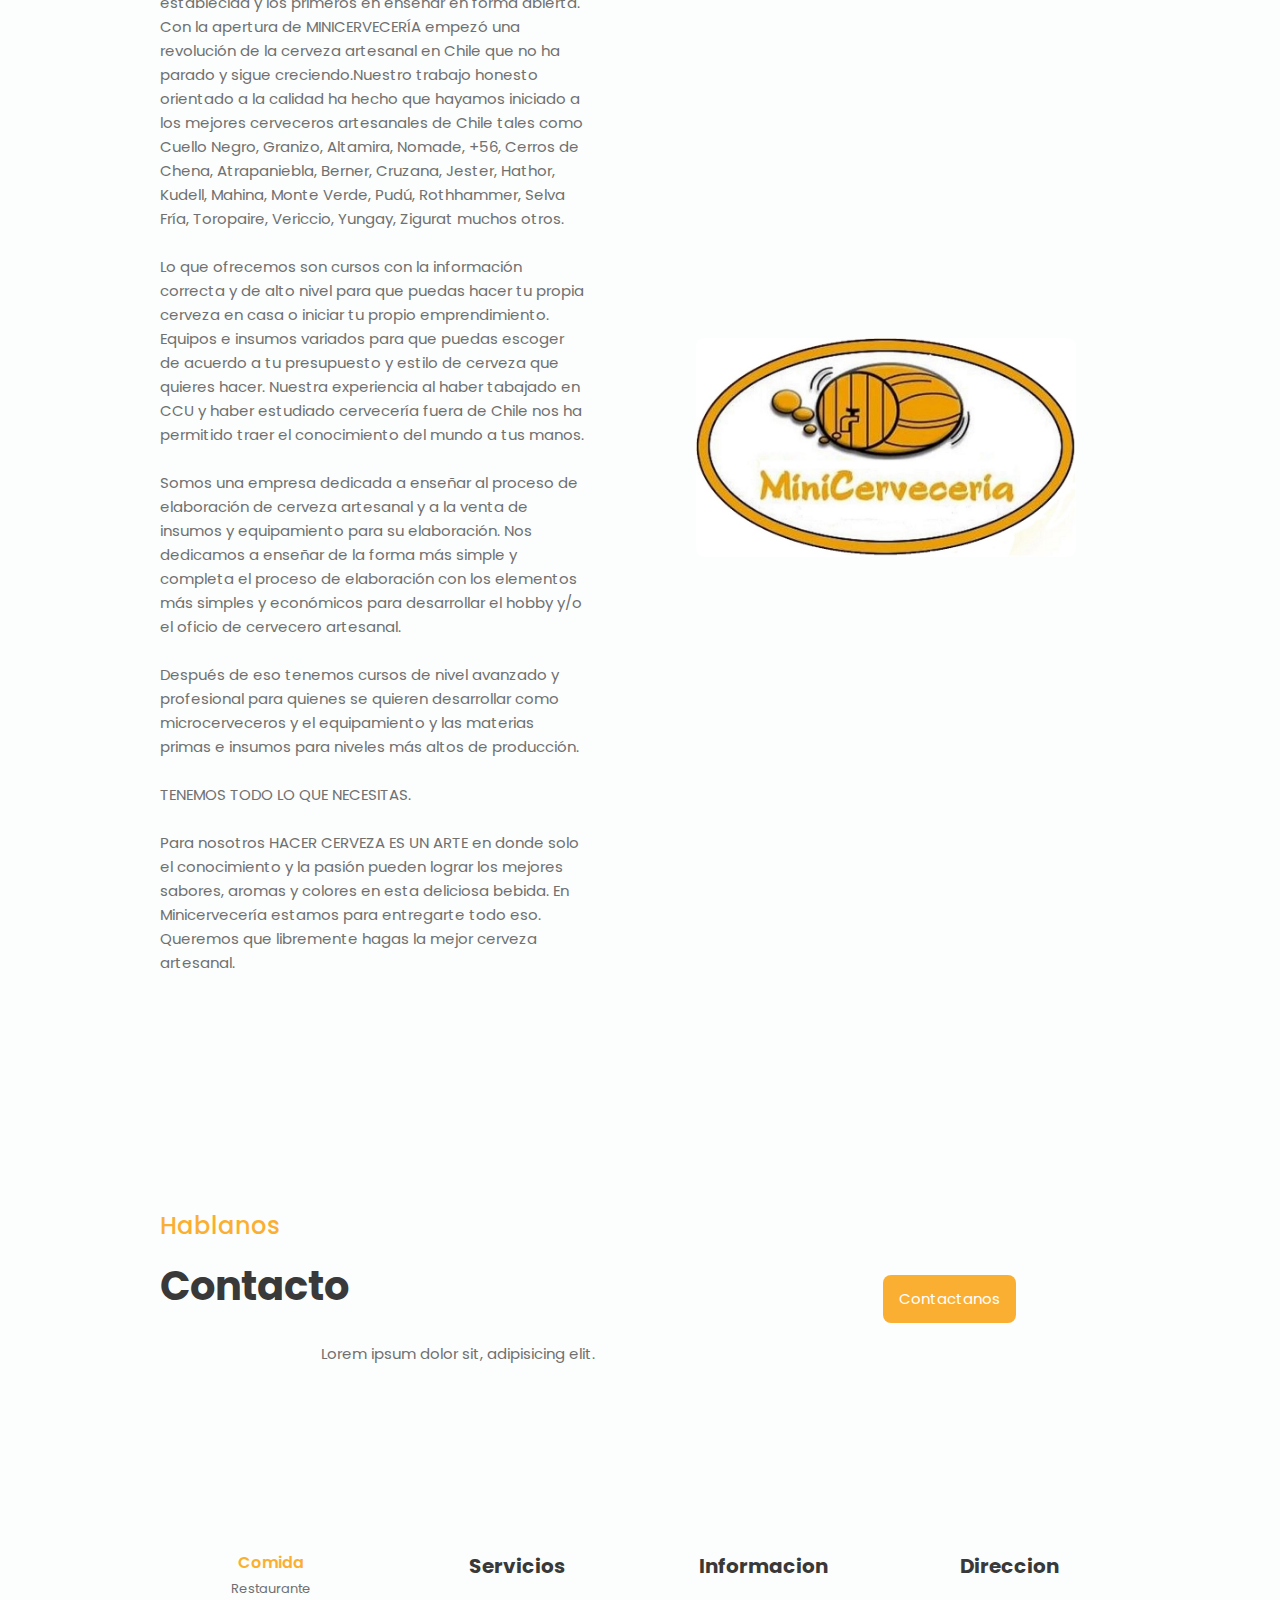
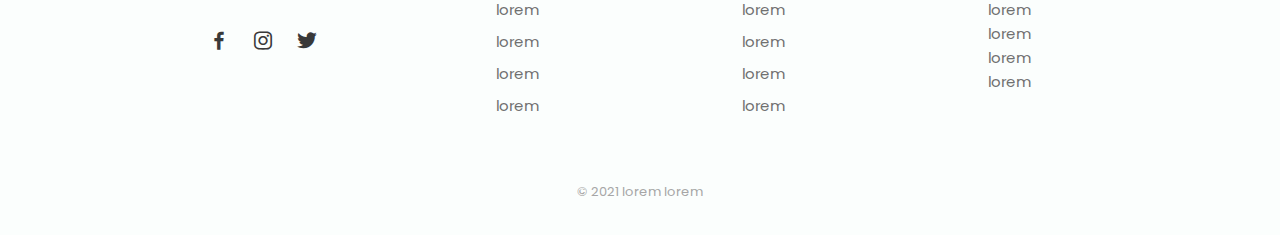
<file: Proyectos/Proyecto 3/ProyectoMiCerveceria/acercade.html>
<!DOCTYPE html>
<html lang="en">
<head>
    <meta charset="UTF-8">
    <meta http-equiv="X-UA-Compatible" content="IE=edge">
    <meta name="viewport" content="width=device-width, initial-scale=1.0">
    <title>MiniCerveceria</title>
    <link href='https://cdn.jsdelivr.net/npm/boxicons@2.0.5/css/boxicons.min.css' rel='stylesheet'>
    <link rel="stylesheet" href="css/style.css">
</head>
<body>

    <header class="l-header" id="header">

        <nav class="nav tk-container">
            <a href="#" class="nav_logo">MiniCerveceria</a>
            <div class="nav_menu">
                <ul class="nav_list">
                    <li class="nav_item"><a href="index.html" class="nav_link active-link">Inicio</a></li>
                    <li class="nav_item"><a href="#about" class="nav_link">Nosotros</a></li>
                    <li class="nav_item"><a href="#services" class="nav_link">Servicios</a></li>
                    <li class="nav_item"><a href="#novedades" class="nav_link">Novedades</a></li>
                    <li class="nav_item"><a href="#contact" class="nav_link">Contacto</a></li>
                </ul>
            </div>
        

            <div class="nav_toggle">
                <i class="bx bx-menu"></i>
            </div>
        </nav>
    </header>

    <main class="l-main">

        <section class="home" id="home">
            <div class="home_container tk_container tk-grid">
                <div class="home_data">

                    <div class="about_container tk-grid">
                        <div class="about_data">
                            <h1 class="home_title">Acerca de Nosotros</h1>
                            <h2 class="section-title about_initial">MiniCerveceria</h2>
                        </div>
                    </div>



                    
<!--
                    <h1 class="home_title">MiniCerveceria</h1>
                    <h2 class="home_subtitle">EL ARTE DE HACER UNA BUENA CERVEZA ARTESANAL</h2>
                    <a href="#novedades" class="button">Ver Novedades</a>
-->
                </div>
            </div>
        </section>

        <section class="about section tk-container" id="about">
            <div class="about_data">
                <span class="section-subtitle about_initial">Acerca de Nosotros</span>
                <h2 class="section-title about_initial">¿Quienes somos?</h2>
                <p class="about_description">
                    Somos un grupo de personas dedicadas a transmitir lo que nos apasiona.<br><br> Comenzando en el año 2004 con Claudio donde en un viaje de trabajo en Estados Unidos, tuvo contacto con un vendedor, el cual le preguntó en uno de los restaurantes si quería cerveza industrial o cerveza artesanal. 
                    Como una palmada en la cara la respuesta no se hizo esperar…¿Cerveza Artesanal?...¿Qué es eso?. 
                    Obviamente tomo cerveza artesanal con distintos sabores y aromas, nunca antes probados en Chile. 
                    Desde ahí dio inicio a un mundo apasionante y entretenido. El año 2005 comenzamos a vender cerveza en casa, 
                    luego comenzamos a vender en Santa Rosa 83 Local C por 4 años, siendo los primeros en Chile con un lugar establecido, 
                    donde la gente podía ver y conocer los productos, dando cursos para hacer cerveza artesanal a todos los interesados. <br><br>
                    El camino se hizo más difícil debido a la necesidad de los cerveceros, respondiendo preguntas y avanzando en conocimientos. 
                    Luego de tener más conocimientos con Marjorie y Claudio, nos trasladamos a un nuevo local más grande en Eleuterio Ramirez 737. <br><br>
                    Gracias  a esto es que muchos han copiado nuestro esfuerzo y empeño en motivar a esta revolución de la cerveza artesanal y que en ese momento 
                    jamás pensamos que podría crecer tanto en tan pocos años. 
                    Seguimos empeñados en cambiar el mundo de la cerveza en Chile y estamos haciendo adicionalmente competencias cerveceras, 
                    degustaciones y charlas para apoyar a los cerveceros y que disfruten de una buena cerveza. 
                    
                    <br><br>
                    El arte de hacer una buena cerveza artesanal...</p>
                    <br><br>
            </div>

            <div class="about_container tk-grid">
                <div class="about_data">
                    <h2 class="section-title about_initial">¿Que hacemos?</h2>
                    <p class="about_description">
                        En el año 2006 fuímos la primera empresa en Chile en vender insumos y equipamiento con una tienda establecida 
                        y los primeros en enseñar en forma abierta. Con la apertura de MINICERVECERÍA empezó una revolución de la 
                        cerveza artesanal en Chile que no ha parado y sigue creciendo.Nuestro trabajo honesto orientado a la calidad 
                        ha hecho que hayamos iniciado a los mejores cerveceros artesanales de Chile tales como Cuello Negro, Granizo, 
                        Altamira, Nomade, +56, Cerros de Chena, Atrapaniebla, Berner, Cruzana, Jester, Hathor, Kudell, Mahina, Monte 
                        Verde, Pudú, Rothhammer, Selva Fría, Toropaire, Vericcio, Yungay, Zigurat muchos otros. <br><br>

                        Lo que ofrecemos son cursos con la información correcta y de alto nivel para que puedas hacer tu propia cerveza en
                        casa o iniciar tu propio emprendimiento. Equipos e insumos variados para que puedas escoger de acuerdo a tu presupuesto 
                        y estilo de cerveza que quieres hacer. Nuestra experiencia al haber tabajado en CCU y haber estudiado cervecería fuera 
                        de Chile nos ha permitido traer el conocimiento del mundo a tus manos. <br><br>

                        Somos una empresa dedicada a enseñar al proceso de elaboración de cerveza artesanal y a la venta de insumos y equipamiento 
                        para su elaboración. Nos dedicamos a enseñar de la forma más simple y completa el proceso de elaboración con los elementos 
                        más simples y económicos para desarrollar el hobby y/o el oficio de cervecero artesanal.<br><br>

                        Después de eso tenemos cursos de nivel avanzado y profesional para quienes se quieren desarrollar como microcerveceros y el 
                        equipamiento y las materias primas e insumos para niveles más altos de producción.<br><br>

                        TENEMOS TODO LO QUE NECESITAS.<br><br>

                        Para nosotros HACER CERVEZA ES UN ARTE en donde solo el conocimiento y la pasión pueden lograr los mejores sabores, aromas y 
                        colores en esta deliciosa bebida. En Minicervecería estamos para entregarte todo eso. Queremos que libremente hagas la mejor 
                        cerveza artesanal.</p>
                        
                        <br><br>
                        
                </div>

                <div class="about_data">
                    <img src="img/LogoCerveza.jpg" alt="" class="about_img">
                </div>
            </div>
        </section>
        
        <section class="contact section tk-container" id="contact">
            <div class="contact_container tk-grid">
                <div class="contact_data"> 
                    <span class="section-subtitle contact_initial">Hablanos</span>
                    <h2 class="section-title contact_initial">Contacto</h2>
                    <p class="contact_description">Lorem ipsum dolor sit, adipisicing elit.</p>
                </div>
                <div class="contact_button">
                    <a href="#" class="button">Contactanos</a>
                </div>
            </div>
        </section>

    </main>

    <footer class="footer section tk-container">
        <div class="footer_container tk-grid">
            <div class="footer_content">
                <a href="#" class="footer_logo">Comida</a>
                <span class="footer_description">Restaurante</span>
                <div>
                    <a href="#" class="footer_social"><i class="bx bxl-facebook"></i></a>
                    <a href="#" class="footer_social"><i class="bx bxl-instagram"></i></a>
                    <a href="#" class="footer_social"><i class="bx bxl-twitter"></i></a>
                </div>
            </div>
            <div class="footer_content">
                <h3 class="footer_title">Servicios</h3>
                <ul>
                    <li><a href="#" class="footer_link">lorem</a></li>
                    <li><a href="#" class="footer_link">lorem</a></li>
                    <li><a href="#" class="footer_link">lorem</a></li>
                    <li><a href="#" class="footer_link">lorem</a></li>
                </ul>
            </div>
            <div class="footer_content">
                <h3 class="footer_title">Informacion</h3>
                <ul>
                    <li><a href="#" class="footer_link">lorem</a></li>
                    <li><a href="#" class="footer_link">lorem</a></li>
                    <li><a href="#" class="footer_link">lorem</a></li>
                    <li><a href="#" class="footer_link">lorem</a></li>
                </ul>
            </div>
            <div class="footer_content">
                <h3 class="footer_title">Direccion</h3>
                <ul>
                    <li>lorem</li+>
                    <li>lorem</li>
                    <li>lorem</li>
                    <li>lorem</li>
                </ul>
            </div>
        </div>
        <p class="footer_copy">&#169; 2021 lorem lorem</p>

    </footer>
    
    
</body>
</html>
</file>
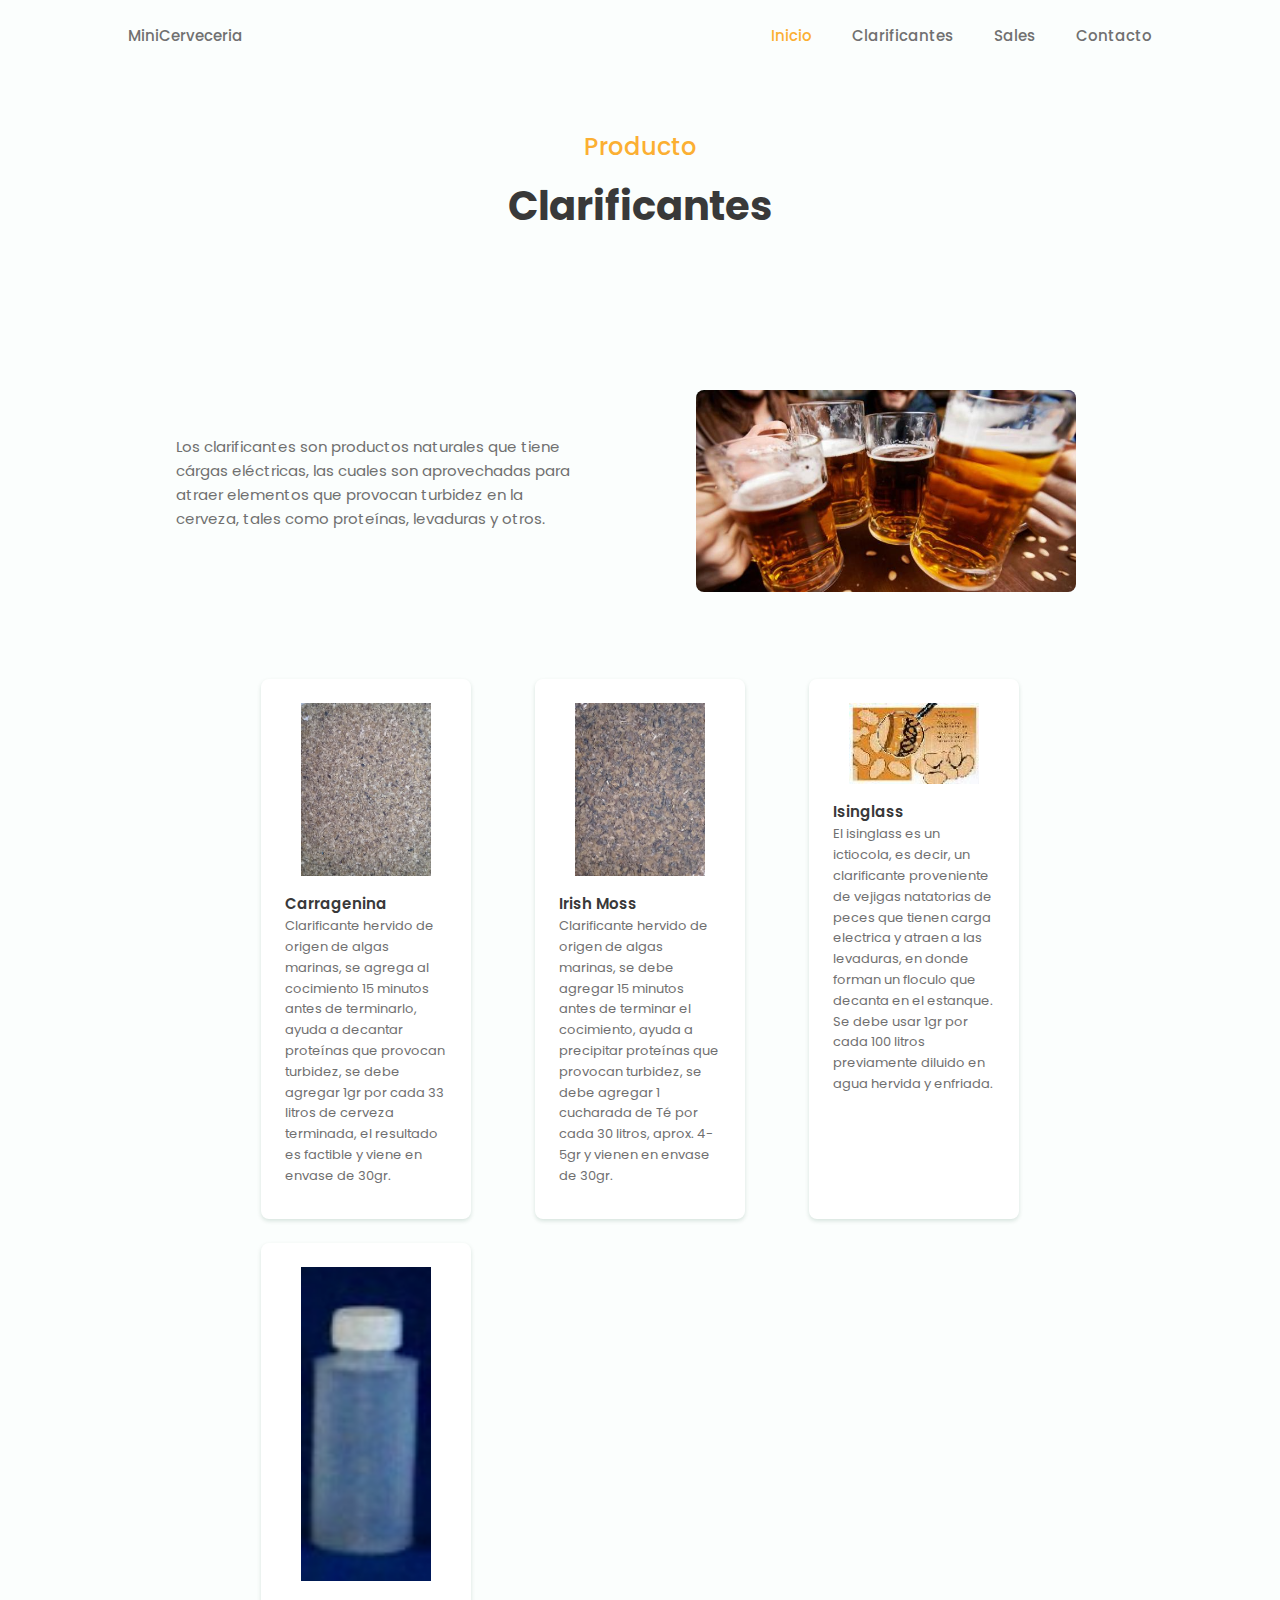
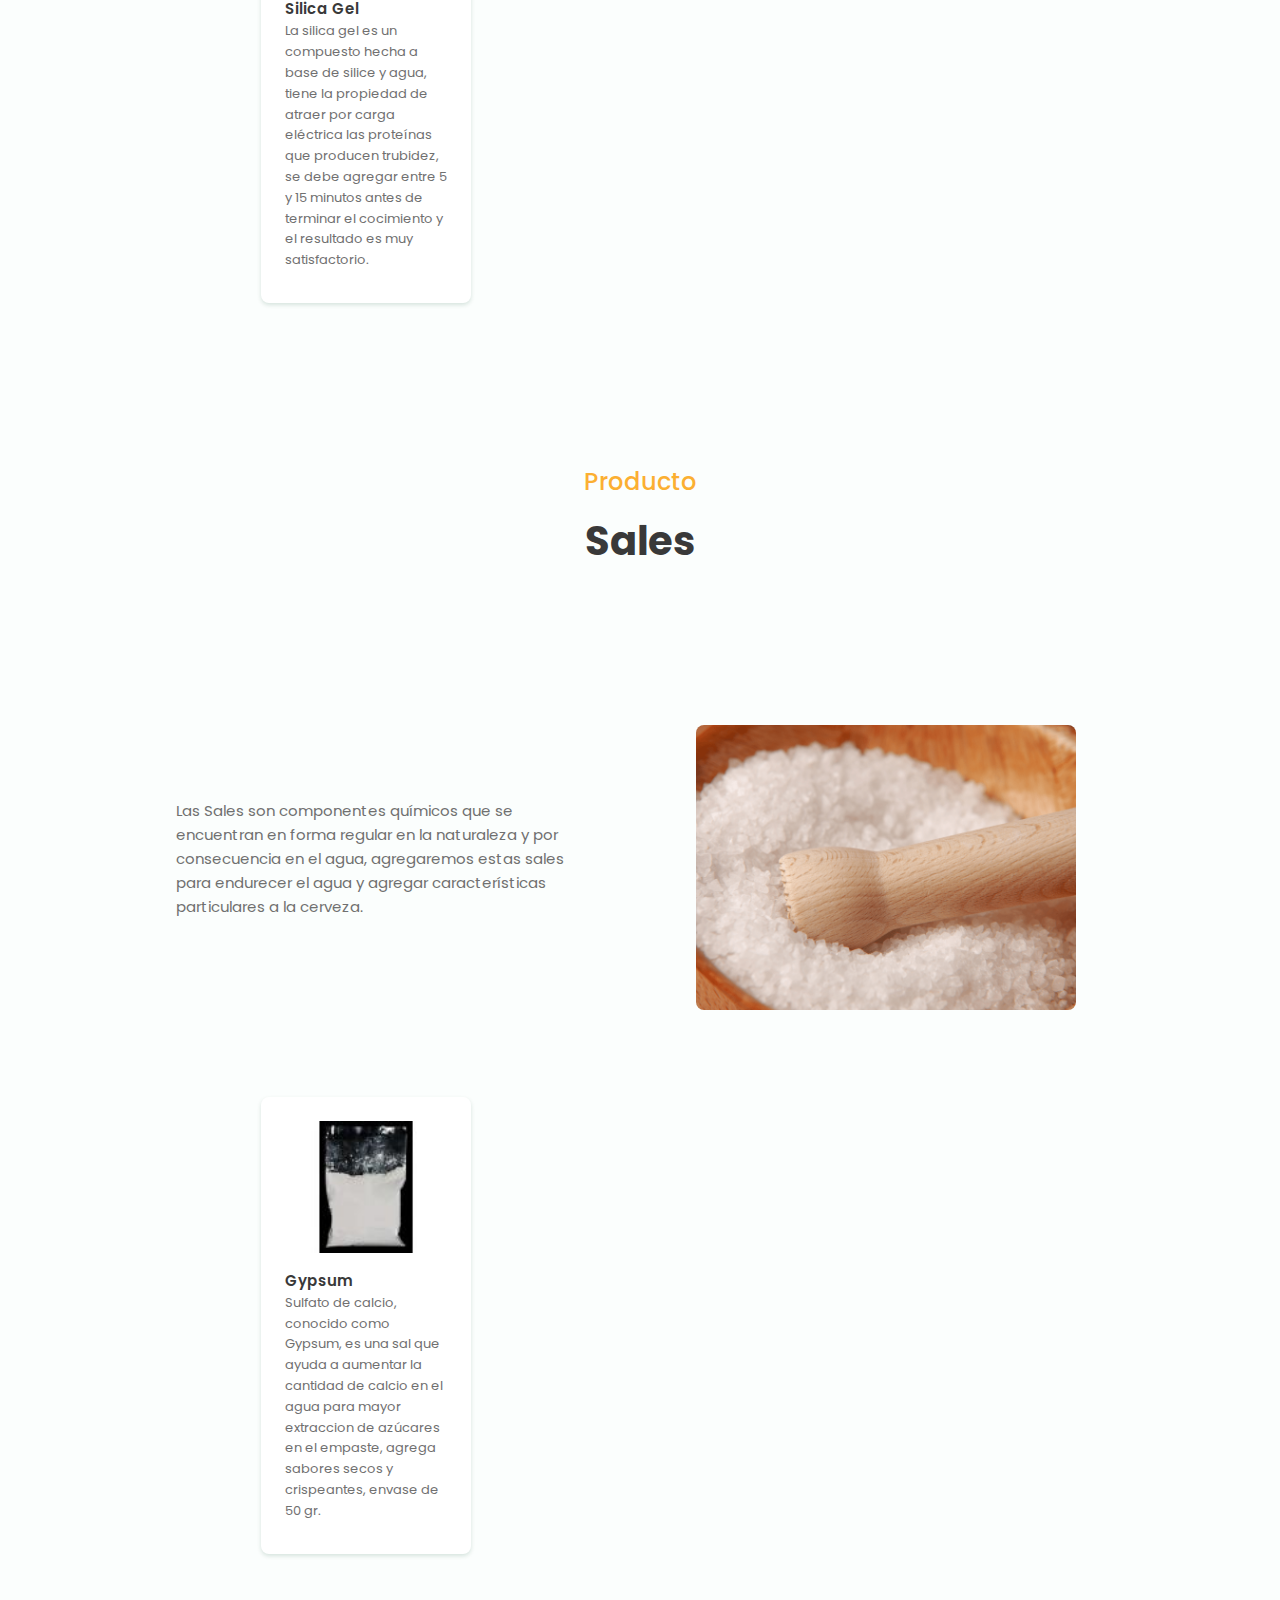
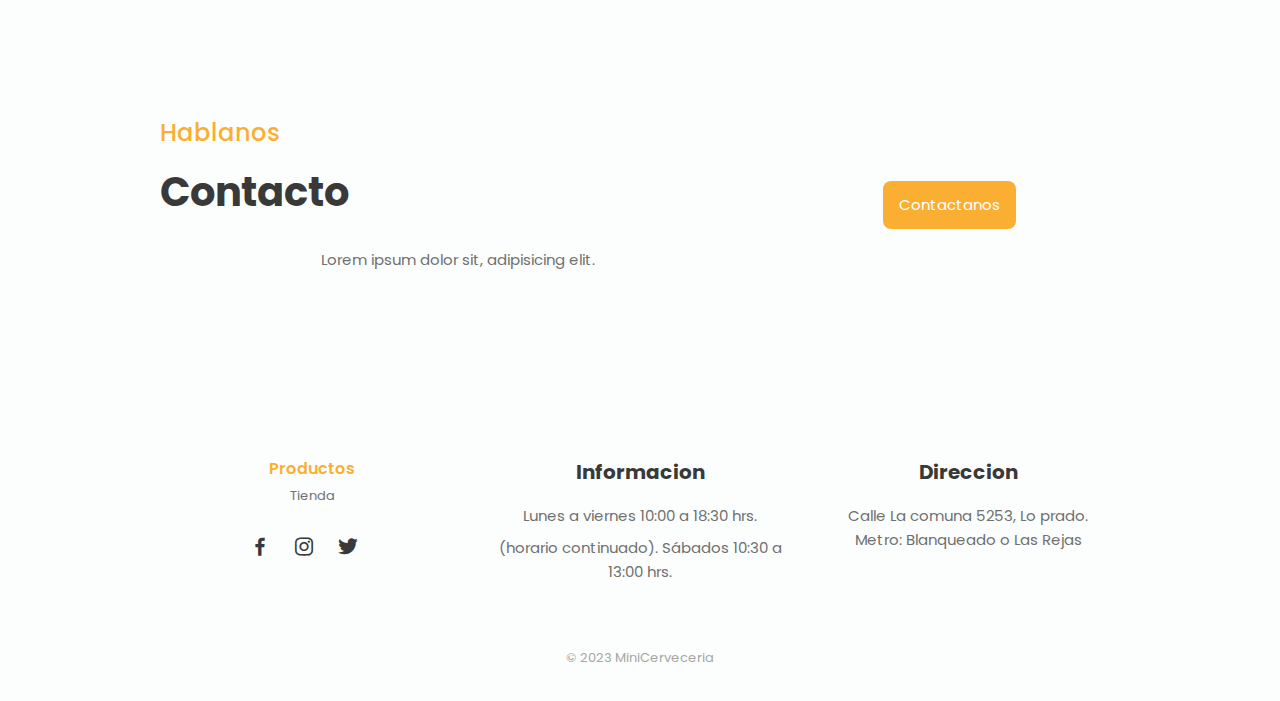
<file: Proyectos/Proyecto 3/ProyectoMiCerveceria/adyubantes.html>
<!DOCTYPE html>
<html lang="en">
<head>
    <meta charset="UTF-8">
    <meta http-equiv="X-UA-Compatible" content="IE=edge">
    <meta name="viewport" content="width=device-width, initial-scale=1.0">
    <title>MiniCerveceria</title>
    <link href='https://cdn.jsdelivr.net/npm/boxicons@2.0.5/css/boxicons.min.css' rel='stylesheet'>
    <link rel="stylesheet" href="css/style.css">
</head>
<body>

    <header class="l-header" id="header">

        <nav class="nav tk-container">
            <a href="index.html" class="nav_logo">MiniCerveceria</a>
            <div class="nav_menu">
                <ul class="nav_list">
                    <li class="nav_item"><a href="adyubantes.html" class="nav_link active-link">Inicio</a></li>
                    <li class="nav_item"><a href="#clarificantes" class="nav_link">Clarificantes</a></li>
                    <li class="nav_item"><a href="#sales" class="nav_link">Sales</a></li>
                    <li class="nav_item"><a href="#contact" class="nav_link">Contacto</a></li>
                </ul>
            </div>
        

            <div class="nav_toggle">
                <i class="bx bx-menu"></i>
            </div>
        </nav>
    </header>

    <main class="l-main">

        <!--Seccion de ADYUBANTES clarificantes-->
        <section class="menu section tk-container" id="clarificantes">
            <span class="section-subtitle">Producto</span>
            <h2 class="section-title">Clarificantes</h2>
            <section class="about section tk-container" id="about">
                <div class="about_container tk-grid">
                    <div class="about_data">
                        <p class="about_description">
                           Los clarificantes son productos naturales que tiene cárgas eléctricas, las cuales son aprovechadas para atraer elementos que provocan turbidez en la cerveza, tales como proteínas, levaduras y otros.
                        </p>
                    </div>
                    <div class="about_data">
                        <img src="imgClarificantes/clarificantes.jpeg" alt="" class="about_img">
                    </div>
                </div>
            </section>
            <div class="menu_container tk-grid">

                <div class="menu_content">
                    <img src="imgClarificantes/carragenina.jpg" class="menu_img" alt="">
                    <h3 class="menu_name">Carragenina</h3>
                    <span class="menu_detail">Clarificante hervido de origen de algas marinas, se agrega al cocimiento 15 minutos antes de terminarlo, ayuda a decantar proteínas que provocan turbidez, se debe agregar 1gr por cada 33 litros de cerveza terminada, el resultado es factible y viene en envase de 30gr.</span>
                </div>
                <div class="menu_content">
                    <img src="imgClarificantes/irish moss.jpg" class="menu_img" alt="">
                    <h3 class="menu_name">Irish Moss</h3>
                    <span class="menu_detail">Clarificante hervido de origen de algas marinas, se debe agregar 15 minutos antes de terminar el cocimiento, ayuda a precipitar proteínas que provocan turbidez, se debe agregar 1 cucharada de Té por cada 30 litros, aprox. 4-5gr y vienen en envase de 30gr.</span>
                </div>
                <div class="menu_content">
                    <img src="imgClarificantes/isinglass.jpg" class="menu_img" alt="">
                    <h3 class="menu_name">Isinglass</h3>
                    <span class="menu_detail">El isinglass es un ictiocola, es decir, un clarificante proveniente de vejigas natatorias de peces que tienen carga electrica y atraen a las levaduras, en donde forman un floculo que decanta en el estanque. Se debe usar 1gr por cada 100 litros previamente diluido en agua hervida y enfriada.</span>
                </div>
                <div class="menu_content">
                    <img src="imgClarificantes/silica gel.jpg" class="menu_img" alt="">
                    <h3 class="menu_name">Silica Gel</h3>
                    <span class="menu_detail">La silica gel es un compuesto hecha a base de silice y agua, tiene la propiedad de atraer por carga eléctrica las proteínas que producen trubidez, se debe agregar entre 5 y 15 minutos antes de terminar el cocimiento y el resultado es muy satisfactorio.</span>
                </div>
                
            </div>
        </section>
        <!--Seccion de ADYUBANTES Sales-->
        <section class="menu section tk-container" id="sales">
            <span class="section-subtitle">Producto</span>
            <h2 class="section-title">Sales</h2>
            <section class="about section tk-container" id="about">
                <div class="about_container tk-grid">
                    <div class="about_data">
                        <p class="about_description">
                            Las Sales son componentes químicos que se encuentran en forma regular en la naturaleza y por consecuencia en el agua, agregaremos estas sales para endurecer el agua y agregar características particulares a la cerveza.
                        </p>
                    </div>
                    <div class="about_data">
                        <img src="imgClarificantes/sales.png" alt="" class="about_img">
                    </div>
                </div>
            </section>
            <div class="menu_container tk-grid">

                <div class="menu_content">
                    <img src="imgClarificantes/gypsum.jpg" class="menu_img" alt="">
                    <h3 class="menu_name">Gypsum</h3>
                    <span class="menu_detail">Sulfato de calcio, conocido como Gypsum, es una sal que ayuda a aumentar la cantidad de calcio en el agua para mayor extraccion de azúcares en el empaste, agrega sabores secos y crispeantes, envase de 50 gr.</span>
                </div>
                
            </div>
        </section>
        <!--Seccion de maltas Contacto-->
        <section class="contact section tk-container" id="contact">
            <div class="contact_container tk-grid">
                <div class="contact_data"> 
                    <span class="section-subtitle contact_initial">Hablanos</span>
                    <h2 class="section-title contact_initial">Contacto</h2>
                    <p class="contact_description">Lorem ipsum dolor sit, adipisicing elit.</p>
                </div>
                <div class="contact_button">
                    <a href="#" class="button">Contactanos</a>
                </div>
            </div>
        </section>

    </main>

    <footer class="footer section tk-container">
        <div class="footer_container tk-grid">
            <div class="footer_content">
                <a href="#" class="footer_logo">Productos</a>
                <span class="footer_description">Tienda</span>
                <div>
                    <a href="#" class="footer_social"><i class="bx bxl-facebook"></i></a>
                    <a href="#" class="footer_social"><i class="bx bxl-instagram"></i></a>
                    <a href="#" class="footer_social"><i class="bx bxl-twitter"></i></a>
                </div>
            </div>
            <div class="footer_content">
                <h3 class="footer_title">Informacion</h3>
                <ul>
                    <li><a href="#" class="footer_link">Lunes a viernes 10:00 a 18:30 hrs.</a></li>
                    <li><a href="#" class="footer_link">(horario continuado). Sábados 10:30 a 13:00 hrs.</a></li>
                </ul>
            </div>
            <div class="footer_content">
                <h3 class="footer_title">Direccion</h3>
                <ul>
                    <li>Calle La comuna 5253, Lo prado.</li+>
                    <li>Metro: Blanqueado o Las Rejas</li>
                </ul>
            </div>
        </div>
        <p class="footer_copy">&#169; 2023 MiniCerveceria</p>

    </footer>
    
    
</body>
</html>
</file>
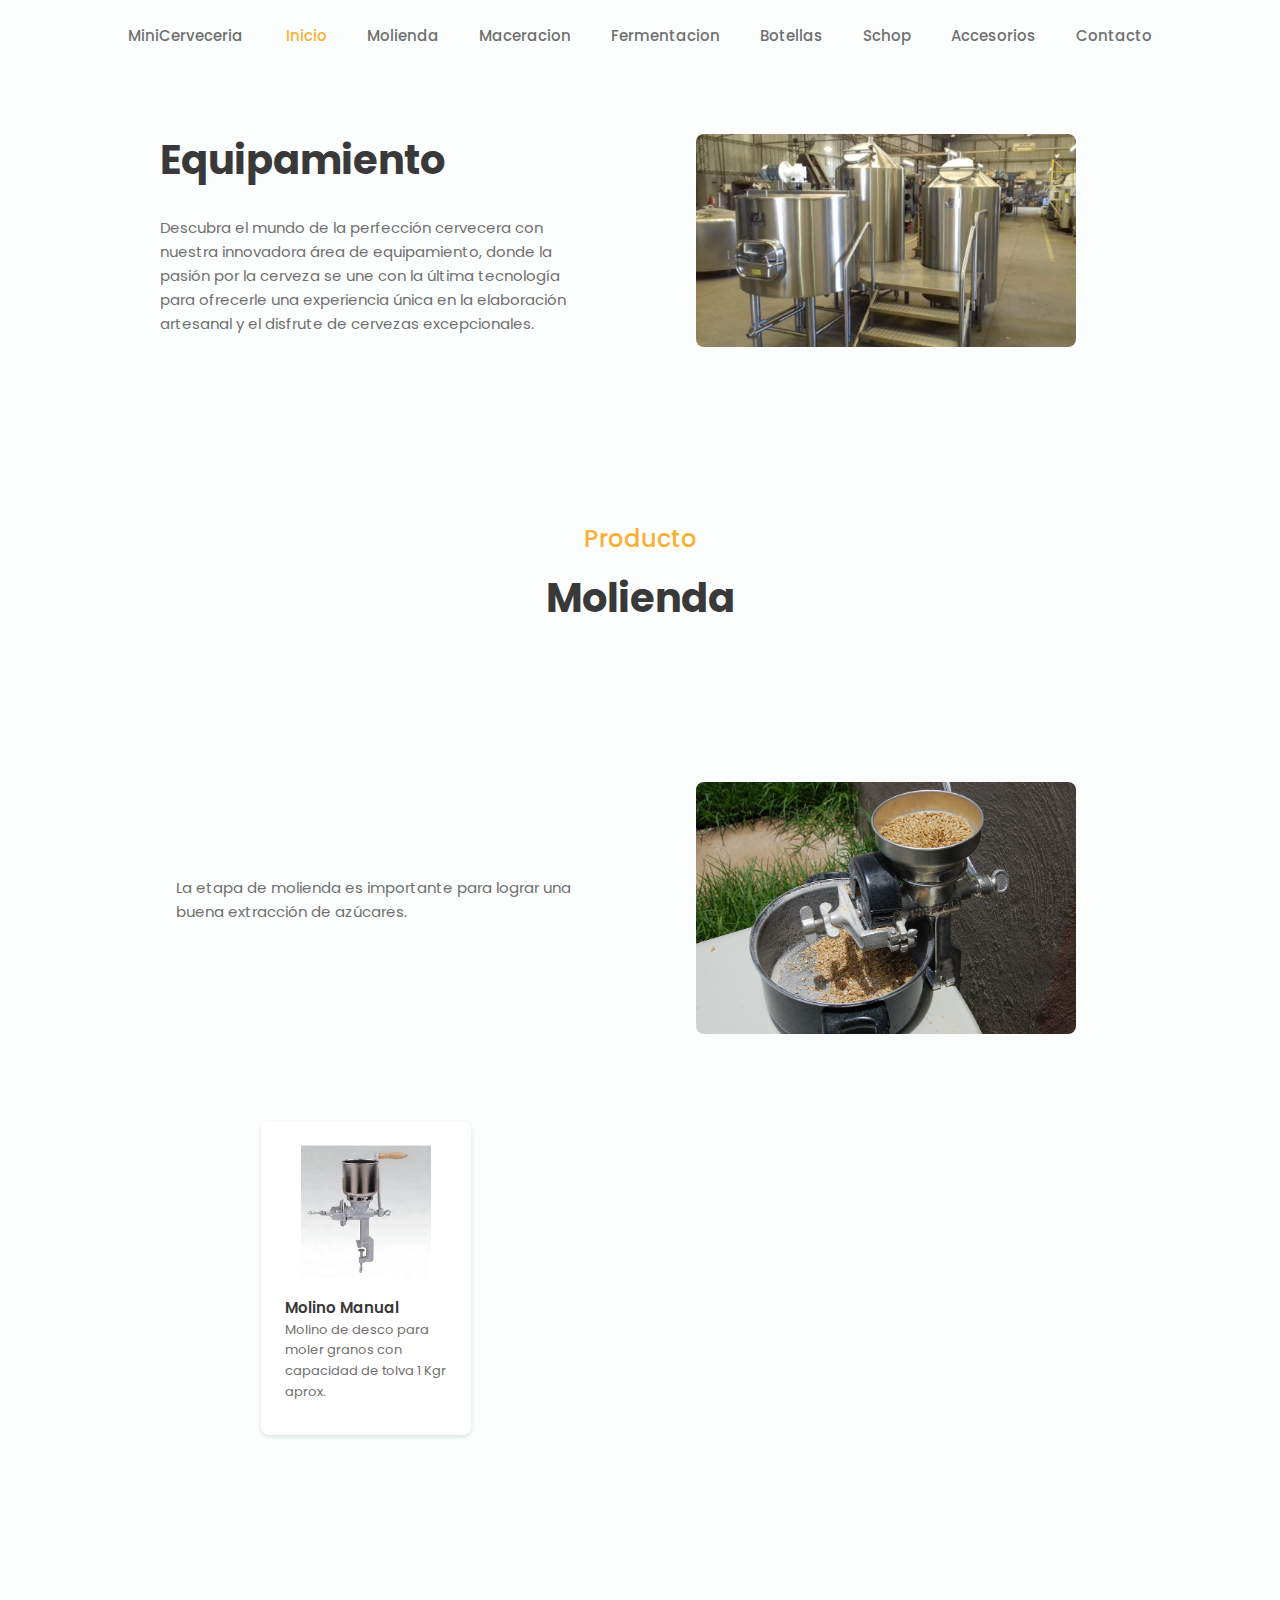
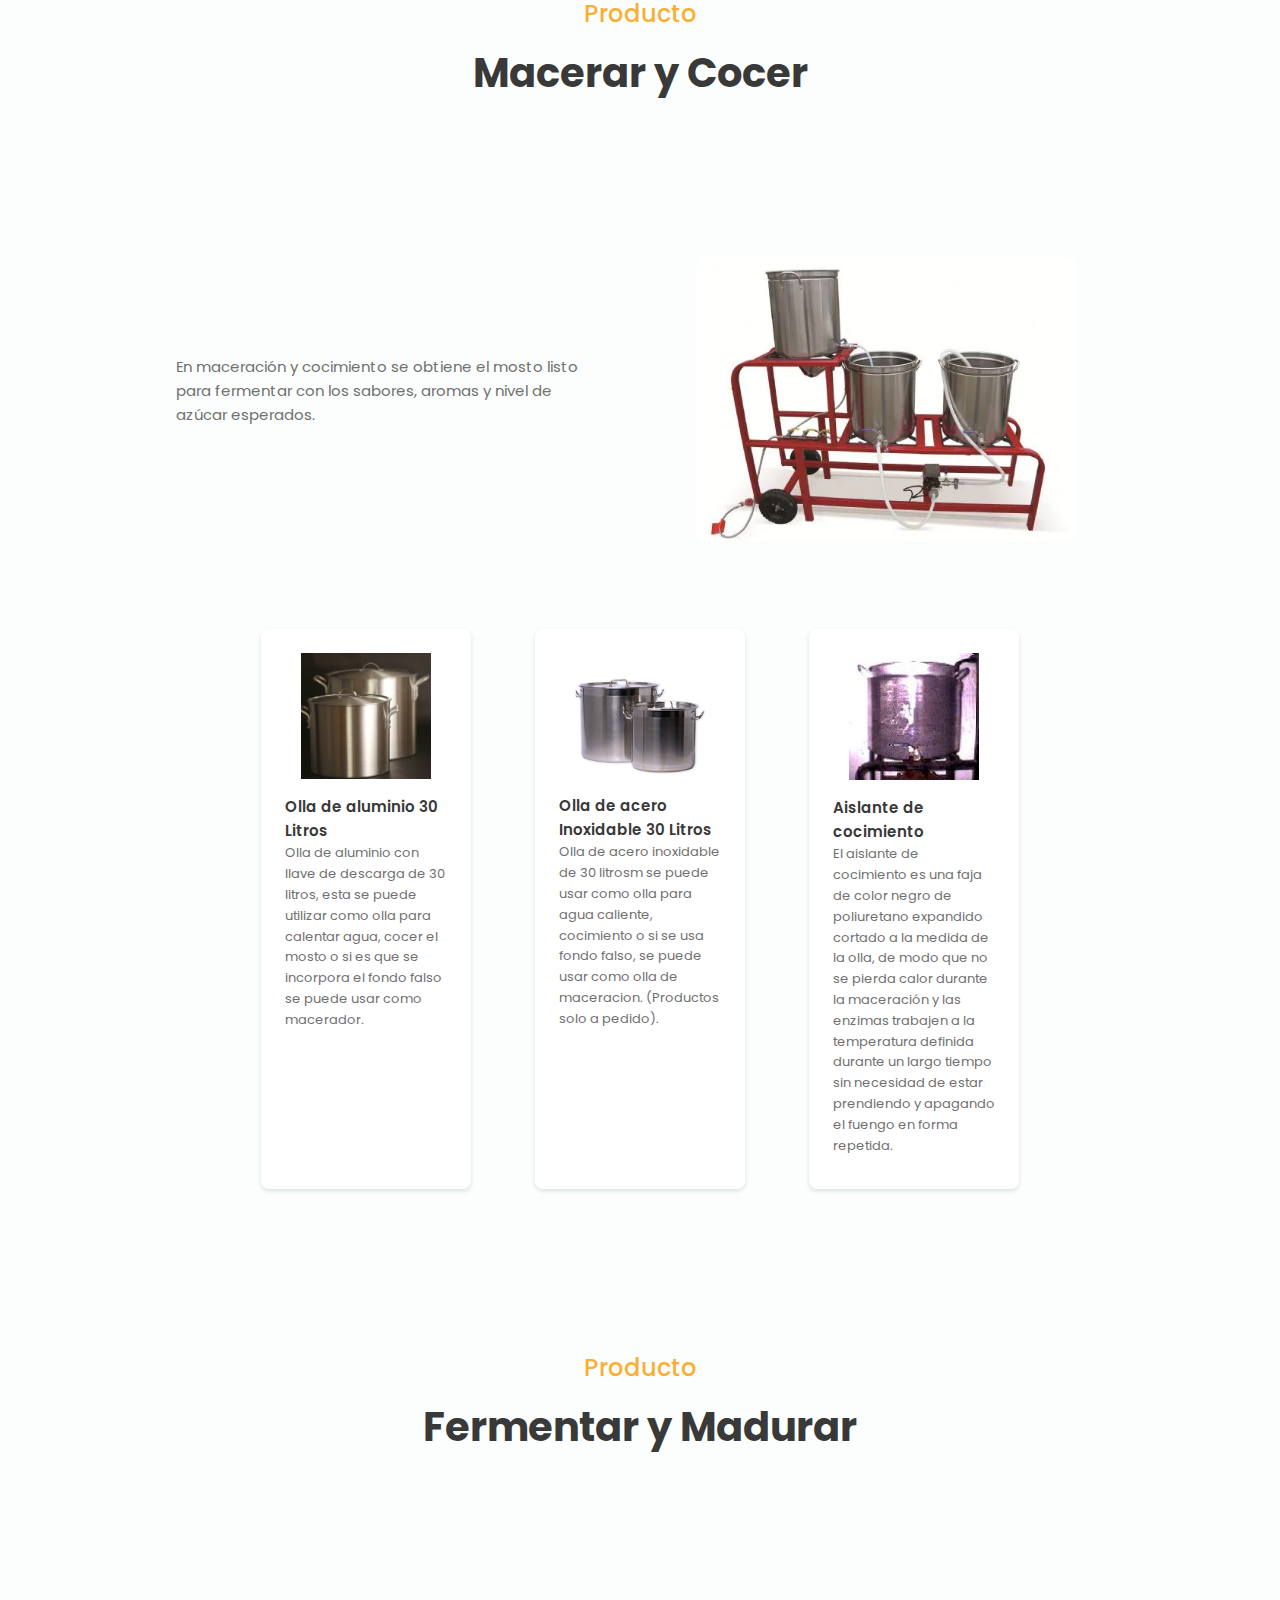
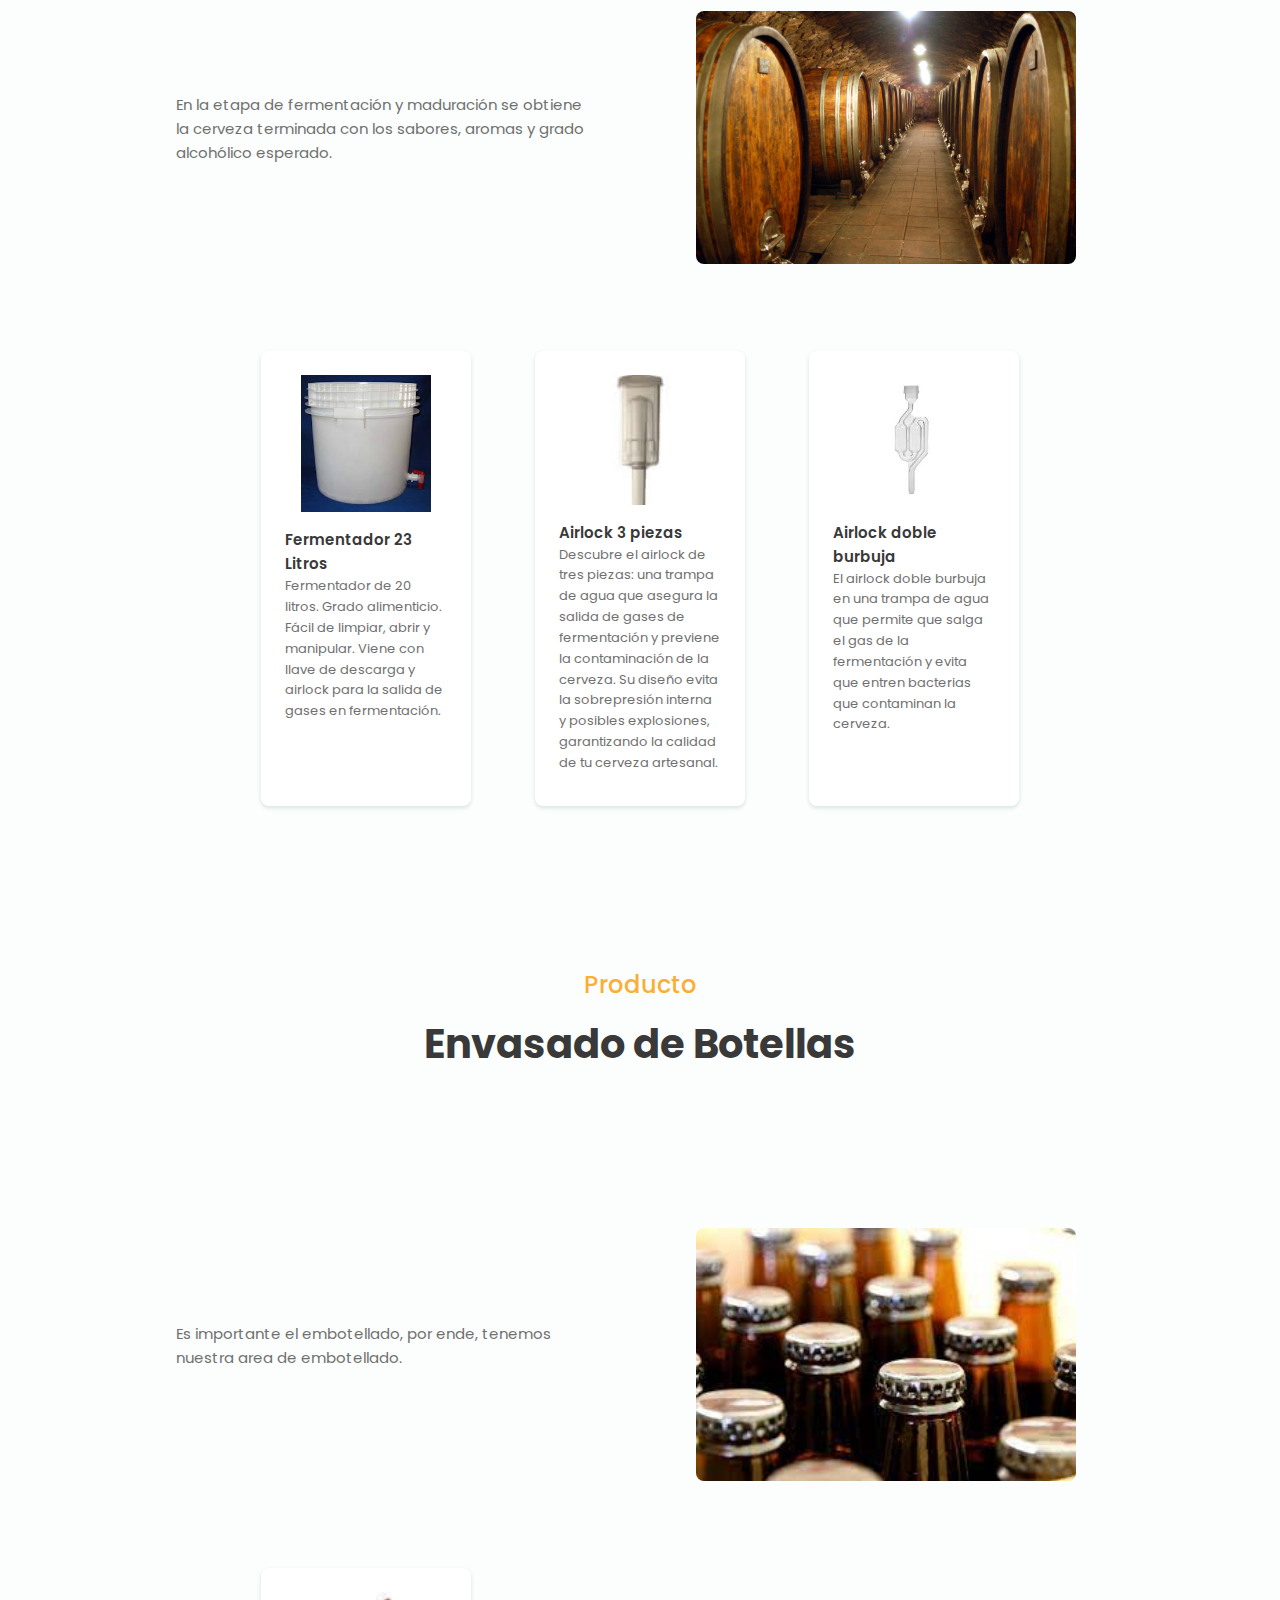
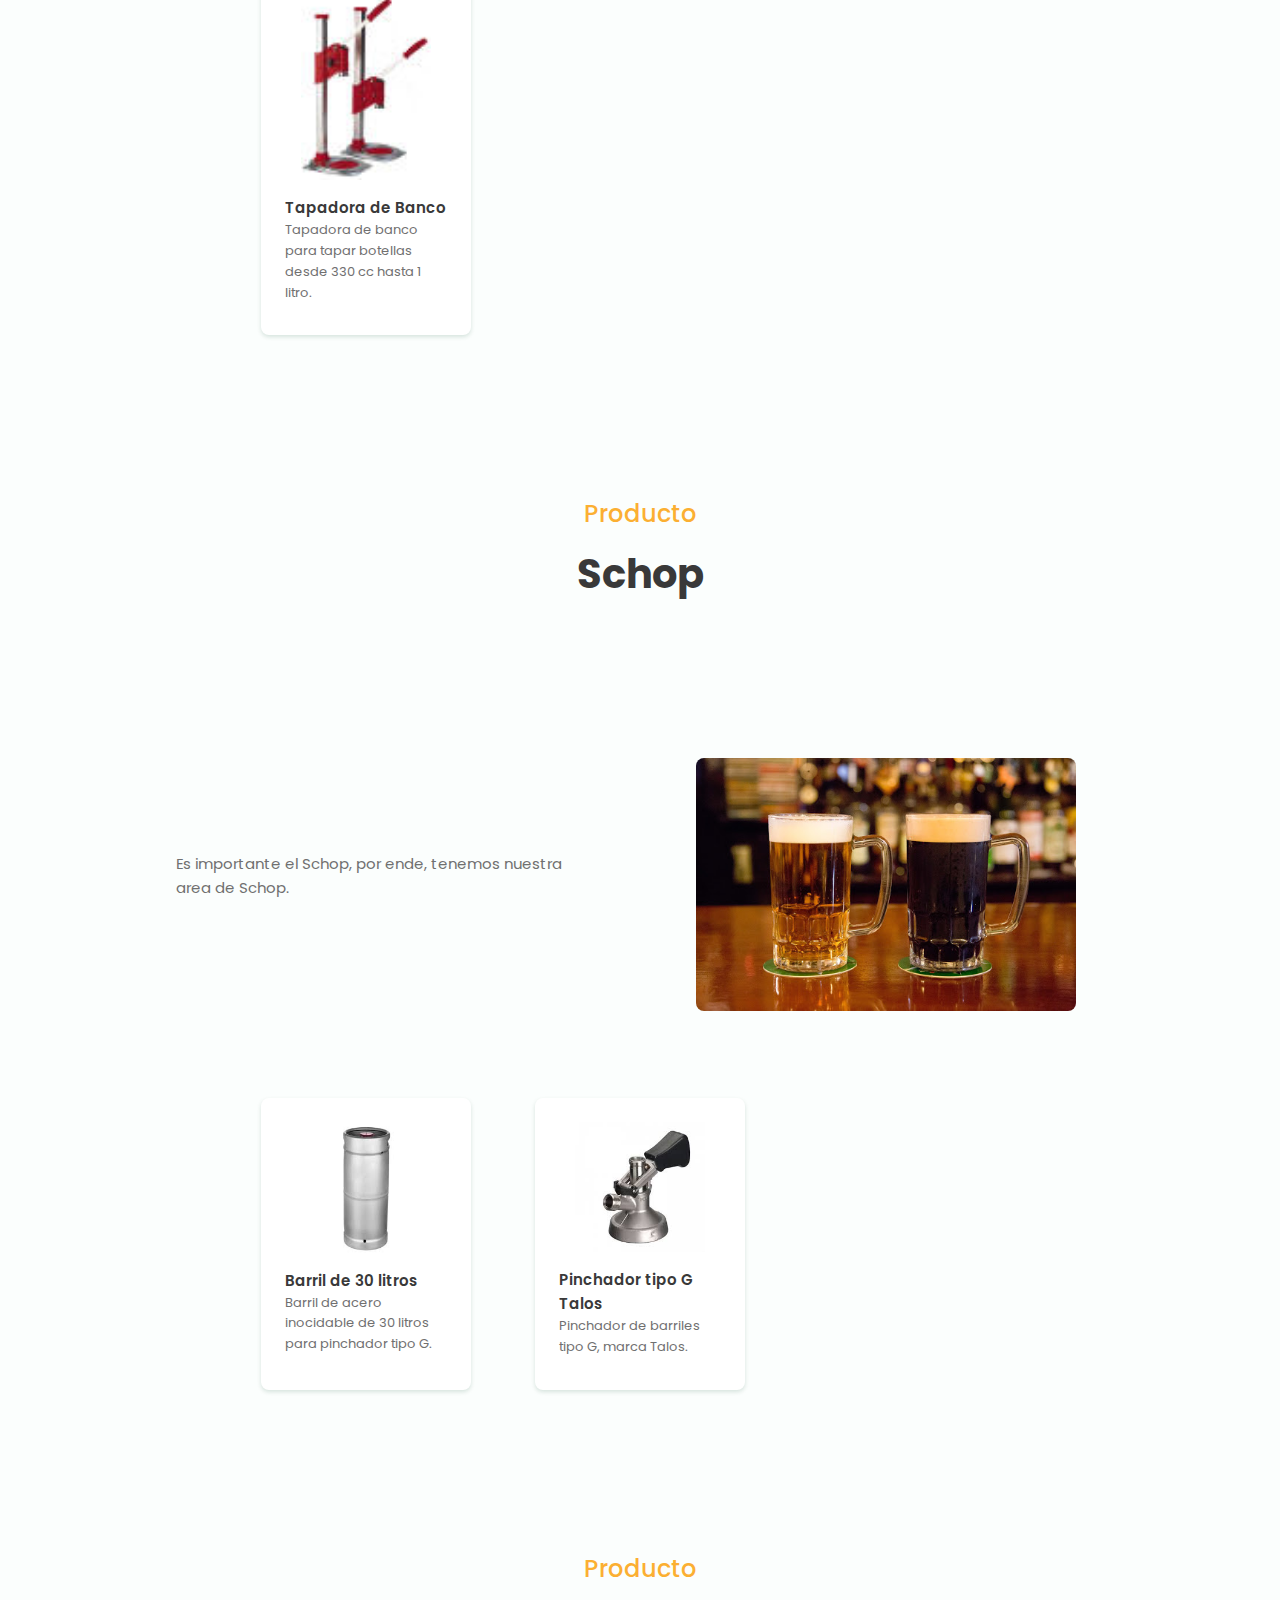
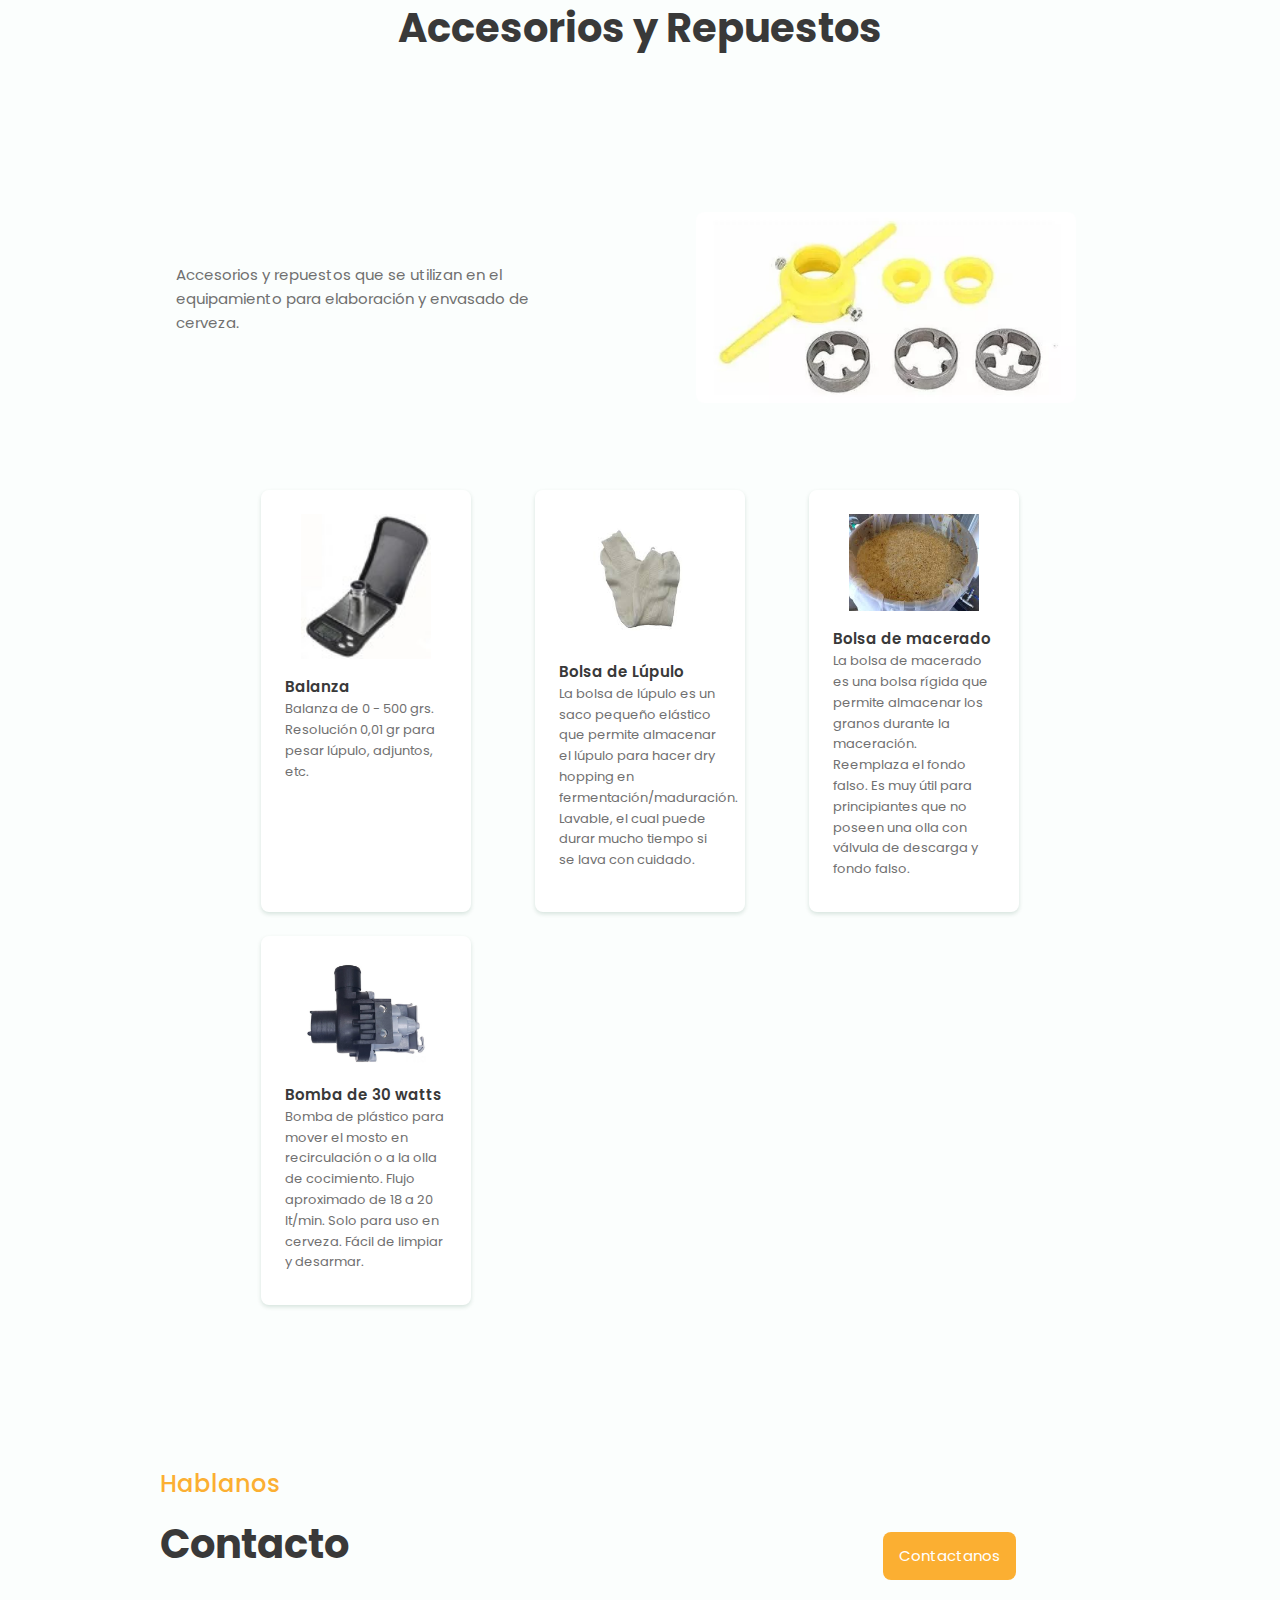
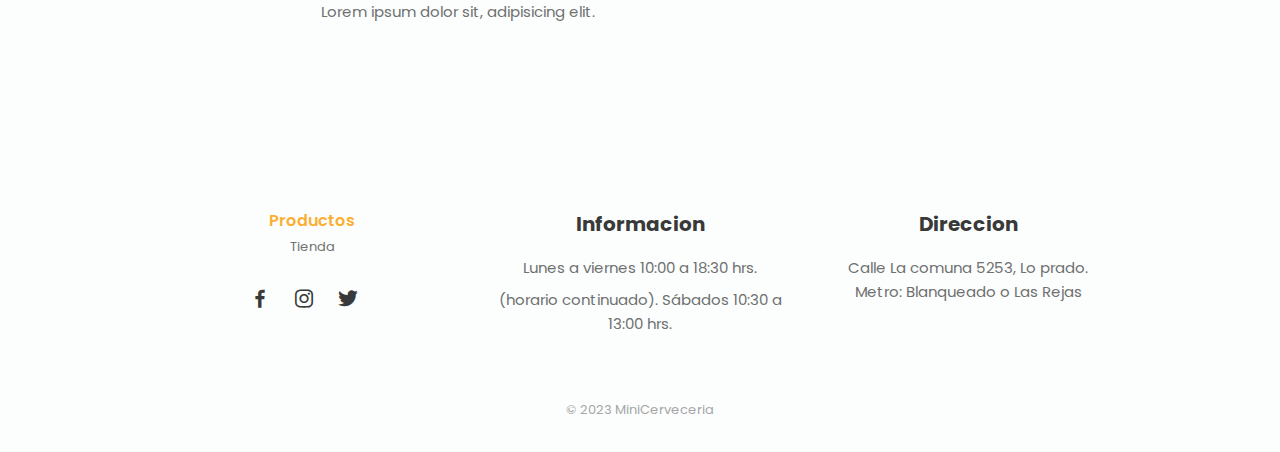
<file: Proyectos/Proyecto 3/ProyectoMiCerveceria/equipamiento.html>
<!DOCTYPE html>
<html lang="en">
<head>
    <meta charset="UTF-8">
    <meta http-equiv="X-UA-Compatible" content="IE=edge">
    <meta name="viewport" content="width=device-width, initial-scale=1.0">
    <title>MiniCerveceria</title>
    <link href='https://cdn.jsdelivr.net/npm/boxicons@2.0.5/css/boxicons.min.css' rel='stylesheet'>
    <link rel="stylesheet" href="css/style.css">
</head>
<body>

    <header class="l-header" id="header">

        <nav class="nav tk-container">
            <a href="index.html" class="nav_logo">MiniCerveceria</a>
            <div class="nav_menu">
                <ul class="nav_list">
                    <li class="nav_item"><a href="Equipamiento.html" class="nav_link active-link">Inicio</a></li>
                    <li class="nav_item"><a href="#molienda" class="nav_link">Molienda</a></li>
                    <li class="nav_item"><a href="#macerar" class="nav_link">Maceracion</a></li>
                    <li class="nav_item"><a href="#fermentar" class="nav_link">Fermentacion</a></li>
                    <li class="nav_item"><a href="#botella" class="nav_link">Botellas</a></li>
                    <li class="nav_item"><a href="#schop" class="nav_link">Schop</a></li>
                    <li class="nav_item"><a href="#repuesto" class="nav_link">Accesorios</a></li>
                    <li class="nav_item"><a href="#contact" class="nav_link">Contacto</a></li>
                </ul>
            </div>
        

            <div class="nav_toggle">
                <i class="bx bx-menu"></i>
            </div>
        </nav>
    </header>

    <main class="l-main">

        <!--Seccion de Limpieza-->
        <section class="about section tk-container">
            <div class="about_container tk-grid">
                <div class="about_data">
                    <h2 class="section-title about_initial">Equipamiento</h2>
                    <p class="about_description">
                        Descubra el mundo de la perfección cervecera con nuestra innovadora área de equipamiento, donde la pasión por la cerveza se une 
                        con la última tecnología para ofrecerle una experiencia única en la elaboración artesanal y el disfrute de cervezas excepcionales.
                    </p>
                </div>
                <div class="about_data">
                    <img src="imgEquipamiento/equipo.jpeg" alt="" class="about_img">
                </div>
            </div>
        </section>
        <!--Seccion de MOLIENDAS-->
        <section class="menu section tk-container" id="molienda">
            <span class="section-subtitle">Producto</span>
            <h2 class="section-title">Molienda</h2>
            <section class="about section tk-container" id="about">
                <div class="about_container tk-grid">
                    <div class="about_data">
                        <p class="about_description">
                            La etapa de molienda es importante para lograr una buena extracción de azúcares.
                        </p>
                    </div>
                    <div class="about_data">
                        <img src="imgEquipamiento/molienda.jpg" alt="" class="about_img">
                    </div>
                </div>
            </section>
            <div class="menu_container tk-grid">


                <div class="menu_content">
                    <img src="imgEquipamiento/molinomanual.png" class="menu_img" alt="">
                    <h3 class="menu_name">Molino Manual</h3>
                    <span class="menu_detail">Molino de desco para moler granos con capacidad de tolva 1 Kgr aprox.</span>
                </div>
               

            </div>
        </section>

         <!--Seccion de MACERAR-COCER-->
         <section class="menu section tk-container" id="macerar">
            <span class="section-subtitle">Producto</span>
            <h2 class="section-title">Macerar y Cocer</h2>
            <section class="about section tk-container" id="about">
                <div class="about_container tk-grid">
                    <div class="about_data">
                        <p class="about_description">
                            En maceración y cocimiento se obtiene el mosto listo para fermentar con los sabores, aromas y nivel de azúcar esperados.
                        </p>
                    </div>
                    <div class="about_data">
                        <img src="imgEquipamiento/maceracion.webp" alt="" class="about_img">
                    </div>
                </div>
            </section>
            <div class="menu_container tk-grid">


                <div class="menu_content">
                    <img src="imgEquipamiento/olla1.png" class="menu_img" alt="">
                    <h3 class="menu_name">Olla de aluminio 30 Litros</h3>
                    <span class="menu_detail">Olla de aluminio con llave de descarga de 30 litros, esta se puede utilizar como olla para calentar agua, cocer el mosto o si es que se incorpora el fondo falso se puede usar como macerador.</span>
                </div>

                <div class="menu_content">
                    <img src="imgEquipamiento/olla2.png" class="menu_img" alt="">
                    <h3 class="menu_name">Olla de acero Inoxidable 30 Litros</h3>
                    <span class="menu_detail">Olla de acero inoxidable de 30 litrosm se puede usar como olla para agua caliente, cocimiento o si se usa fondo falso, se puede usar como olla de maceracion. (Productos solo a pedido).
                    </span>
                </div>
                <div class="menu_content">
                    <img src="imgEquipamiento/olla3.png" class="menu_img" alt="">
                    <h3 class="menu_name">Aislante de cocimiento</h3>
                    <span class="menu_detail">
                        El aislante de cocimiento es una faja de color negro de poliuretano expandido cortado a la medida de la olla, de modo que no se pierda calor durante la maceración y las enzimas
                         trabajen a la temperatura definida durante un largo tiempo sin necesidad de estar prendiendo y apagando el fuengo en forma repetida. </span>
                </div>

            </div>
        </section>

        <!--Seccion de fermentar y madurar-->
        <section class="menu section tk-container" id="fermentar">
            <span class="section-subtitle">Producto</span>
            <h2 class="section-title">Fermentar y  Madurar</h2>
            <section class="about section tk-container" id="about">
                <div class="about_container tk-grid">
                    <div class="about_data">
                        <p class="about_description">
                            En la etapa de fermentación  y maduración se obtiene la cerveza terminada con los sabores, aromas y grado alcohólico esperado.
                        </p>
                    </div>
                    <div class="about_data">
                        <img src="imgEquipamiento/fermentacion.jpg" alt="" class="about_img">
                    </div>
                </div>
            </section>
            <div class="menu_container tk-grid">


                <div class="menu_content">
                    <img src="imgEquipamiento/ferme1.png" class="menu_img" alt="">
                    <h3 class="menu_name">Fermentador 23 Litros</h3>
                    <span class="menu_detail">Fermentador de 20 litros. Grado alimenticio. Fácil de limpiar, abrir y manipular. Viene con llave de descarga y airlock para la salida de gases en fermentación. </span>
                </div>
                <div class="menu_content">
                    <img src="imgEquipamiento/airlock.png" class="menu_img" alt="">
                    <h3 class="menu_name">Airlock 3 piezas</h3>
                    <span class="menu_detail">Descubre el airlock de tres piezas: una trampa de agua que asegura la salida de gases de fermentación y previene la contaminación de la cerveza. Su diseño evita la sobrepresión interna y posibles explosiones, garantizando la calidad de tu cerveza artesanal. </span>
                </div>
                <div class="menu_content">
                    <img src="imgEquipamiento/airlock2.jpg" class="menu_img" alt="">
                    <h3 class="menu_name">Airlock doble burbuja</h3>
                    <span class="menu_detail">El airlock doble burbuja en una trampa de agua que permite que salga el gas de la fermentación y evita que entren bacterias que contaminan la cerveza.</span>
                </div>


            </div>
        </section>

        <!--Seccion de botellas-->
        <section class="menu section tk-container" id="botella">
            <span class="section-subtitle">Producto</span>
            <h2 class="section-title">Envasado de Botellas</h2>
            <section class="about section tk-container" id="about">
                <div class="about_container tk-grid">
                    <div class="about_data">
                        <p class="about_description">
                            Es importante el embotellado, por ende, tenemos nuestra area de embotellado.
                        </p>
                    </div>
                    <div class="about_data">
                        <img src="imgEquipamiento/botella.jpg" alt="" class="about_img">
                    </div>
                </div>
            </section>
            <div class="menu_container tk-grid">

                <div class="menu_content">
                    <img src="imgEquipamiento/botella1.jpg" class="menu_img" alt="">
                    <h3 class="menu_name">Tapadora de Banco</h3>
                    <span class="menu_detail">Tapadora de banco para tapar botellas desde 330 cc hasta 1 litro.</span>
                </div>

            </div>
        </section>

        <!--Seccion de schop-->
        <section class="menu section tk-container" id="schop">
            <span class="section-subtitle">Producto</span>
            <h2 class="section-title">Schop</h2>
            <section class="about section tk-container" id="about">
                <div class="about_container tk-grid">
                    <div class="about_data">
                        <p class="about_description">
                            Es importante el Schop, por ende, tenemos nuestra area de Schop.
                        </p>
                    </div>
                    <div class="about_data">
                        <img src="imgEquipamiento/schop.jpg" alt="" class="about_img">
                    </div>
                </div>
            </section>
            <div class="menu_container tk-grid">

                <div class="menu_content">
                    <img src="imgEquipamiento/barril.jpg" class="menu_img" alt="">
                    <h3 class="menu_name">Barril de 30 litros</h3>
                    <span class="menu_detail">Barril de acero inocidable de 30 litros para pinchador tipo G.</span>
                </div>
                <div class="menu_content">
                    <img src="imgEquipamiento/pinchador.jpg" class="menu_img" alt="">
                    <h3 class="menu_name">Pinchador tipo G Talos</h3>
                    <span class="menu_detail">Pinchador de barriles tipo G, marca Talos.</span>
                </div>

            </div>
        </section>

        <!--Seccion de repuestos-->
        <section class="menu section tk-container" id="repuesto">
            <span class="section-subtitle">Producto</span>
            <h2 class="section-title">Accesorios y Repuestos</h2>
            <section class="about section tk-container" id="about">
                <div class="about_container tk-grid">
                    <div class="about_data">
                        <p class="about_description">
                            Accesorios y repuestos que se utilizan en el equipamiento para elaboración y envasado de cerveza. 
                        </p>
                    </div>
                    <div class="about_data">
                        <img src="imgEquipamiento/repuestos.webp" alt="" class="about_img">
                    </div>
                </div>
            </section>
            <div class="menu_container tk-grid">

                <div class="menu_content">
                    <img src="imgEquipamiento/balanza.jpg" class="menu_img" alt="">
                    <h3 class="menu_name">Balanza</h3>
                    <span class="menu_detail">Balanza de 0 - 500 grs. Resolución 0,01 gr para pesar lúpulo, adjuntos, etc.</span>
                </div>
                <div class="menu_content">
                    <img src="imgEquipamiento/bolsa.jpg" class="menu_img" alt="">
                    <h3 class="menu_name">Bolsa de Lúpulo</h3>
                    <span class="menu_detail">
                        La bolsa de lúpulo es un saco pequeño elástico que permite almacenar el lúpulo para hacer dry hopping en fermentación/maduración.
                        Lavable, el cual puede durar mucho tiempo si se lava con cuidado.</span>
                </div>
                <div class="menu_content">
                    <img src="imgEquipamiento/bolsa1.jpg" class="menu_img" alt="">
                    <h3 class="menu_name">Bolsa de macerado</h3>
                    <span class="menu_detail">La bolsa de macerado es una bolsa rígida que permite almacenar los granos durante la maceración. Reemplaza el fondo falso. Es muy útil para principiantes que no poseen una olla con válvula de descarga y fondo falso.
                    </span>
                </div>
                <div class="menu_content">
                    <img src="imgEquipamiento/bomba.jpg" class="menu_img" alt="">
                    <h3 class="menu_name">Bomba de 30 watts</h3>
                    <span class="menu_detail">Bomba de plástico para mover el mosto en recirculación o a la olla de cocimiento. Flujo aproximado de 18 a 20 lt/min. Solo para uso en cerveza. Fácil de limpiar y desarmar.</span>
                </div>

            </div>
        </section>

        <!--Seccion de Contacto-->
        <section class="contact section tk-container" id="contact">
            <div class="contact_container tk-grid">
                <div class="contact_data"> 
                    <span class="section-subtitle contact_initial">Hablanos</span>
                    <h2 class="section-title contact_initial">Contacto</h2>
                    <p class="contact_description">Lorem ipsum dolor sit, adipisicing elit.</p>
                </div>
                <div class="contact_button">
                    <a href="#" class="button">Contactanos</a>
                </div>
            </div>
        </section>

    </main>

    <footer class="footer section tk-container">
        <div class="footer_container tk-grid">
            <div class="footer_content">
                <a href="#" class="footer_logo">Productos</a>
                <span class="footer_description">Tienda</span>
                <div>
                    <a href="#" class="footer_social"><i class="bx bxl-facebook"></i></a>
                    <a href="#" class="footer_social"><i class="bx bxl-instagram"></i></a>
                    <a href="#" class="footer_social"><i class="bx bxl-twitter"></i></a>
                </div>
            </div>
            <div class="footer_content">
                <h3 class="footer_title">Informacion</h3>
                <ul>
                    <li><a href="#" class="footer_link">Lunes a viernes 10:00 a 18:30 hrs.</a></li>
                    <li><a href="#" class="footer_link">(horario continuado). Sábados 10:30 a 13:00 hrs.</a></li>
                </ul>
            </div>
            <div class="footer_content">
                <h3 class="footer_title">Direccion</h3>
                <ul>
                    <li>Calle La comuna 5253, Lo prado.</li+>
                    <li>Metro: Blanqueado o Las Rejas</li>
                </ul>
            </div>
        </div>
        <p class="footer_copy">&#169; 2023 MiniCerveceria</p>

    </footer>
    
    
</body>
</html>
</file>
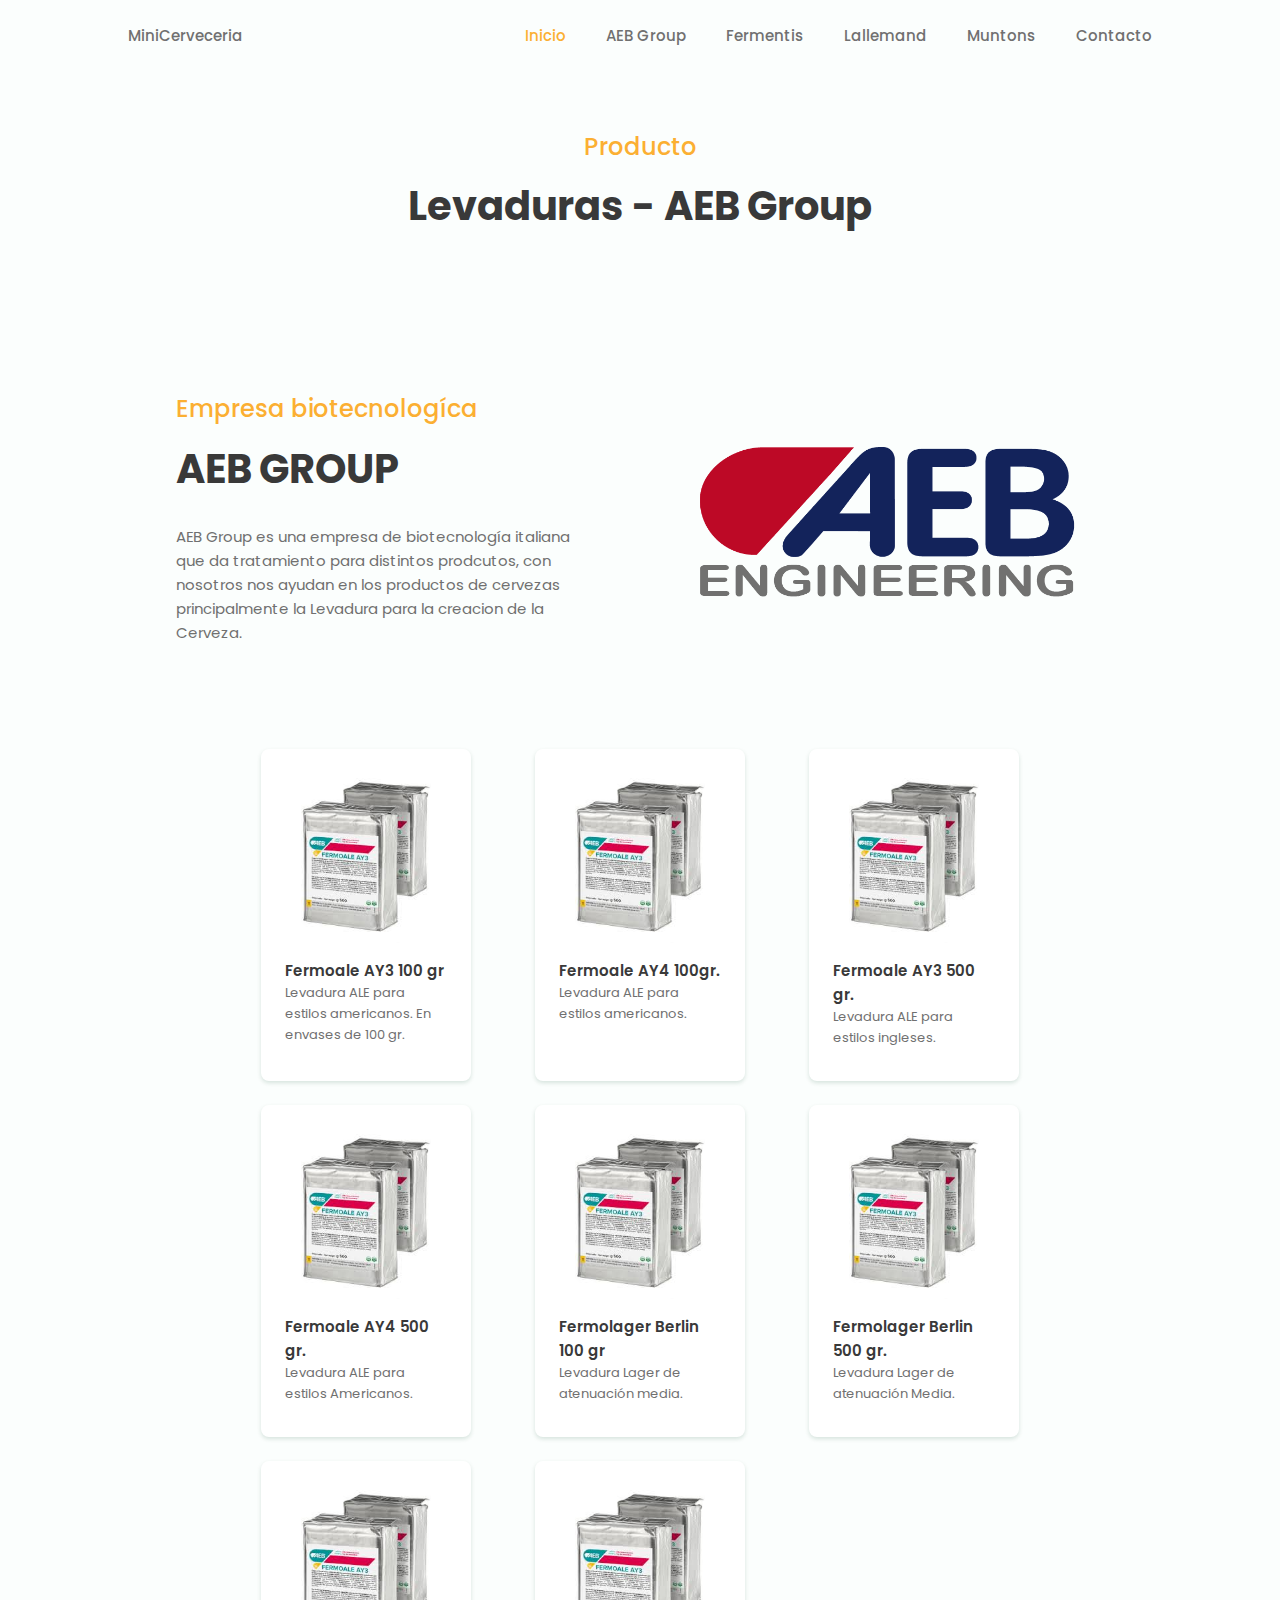
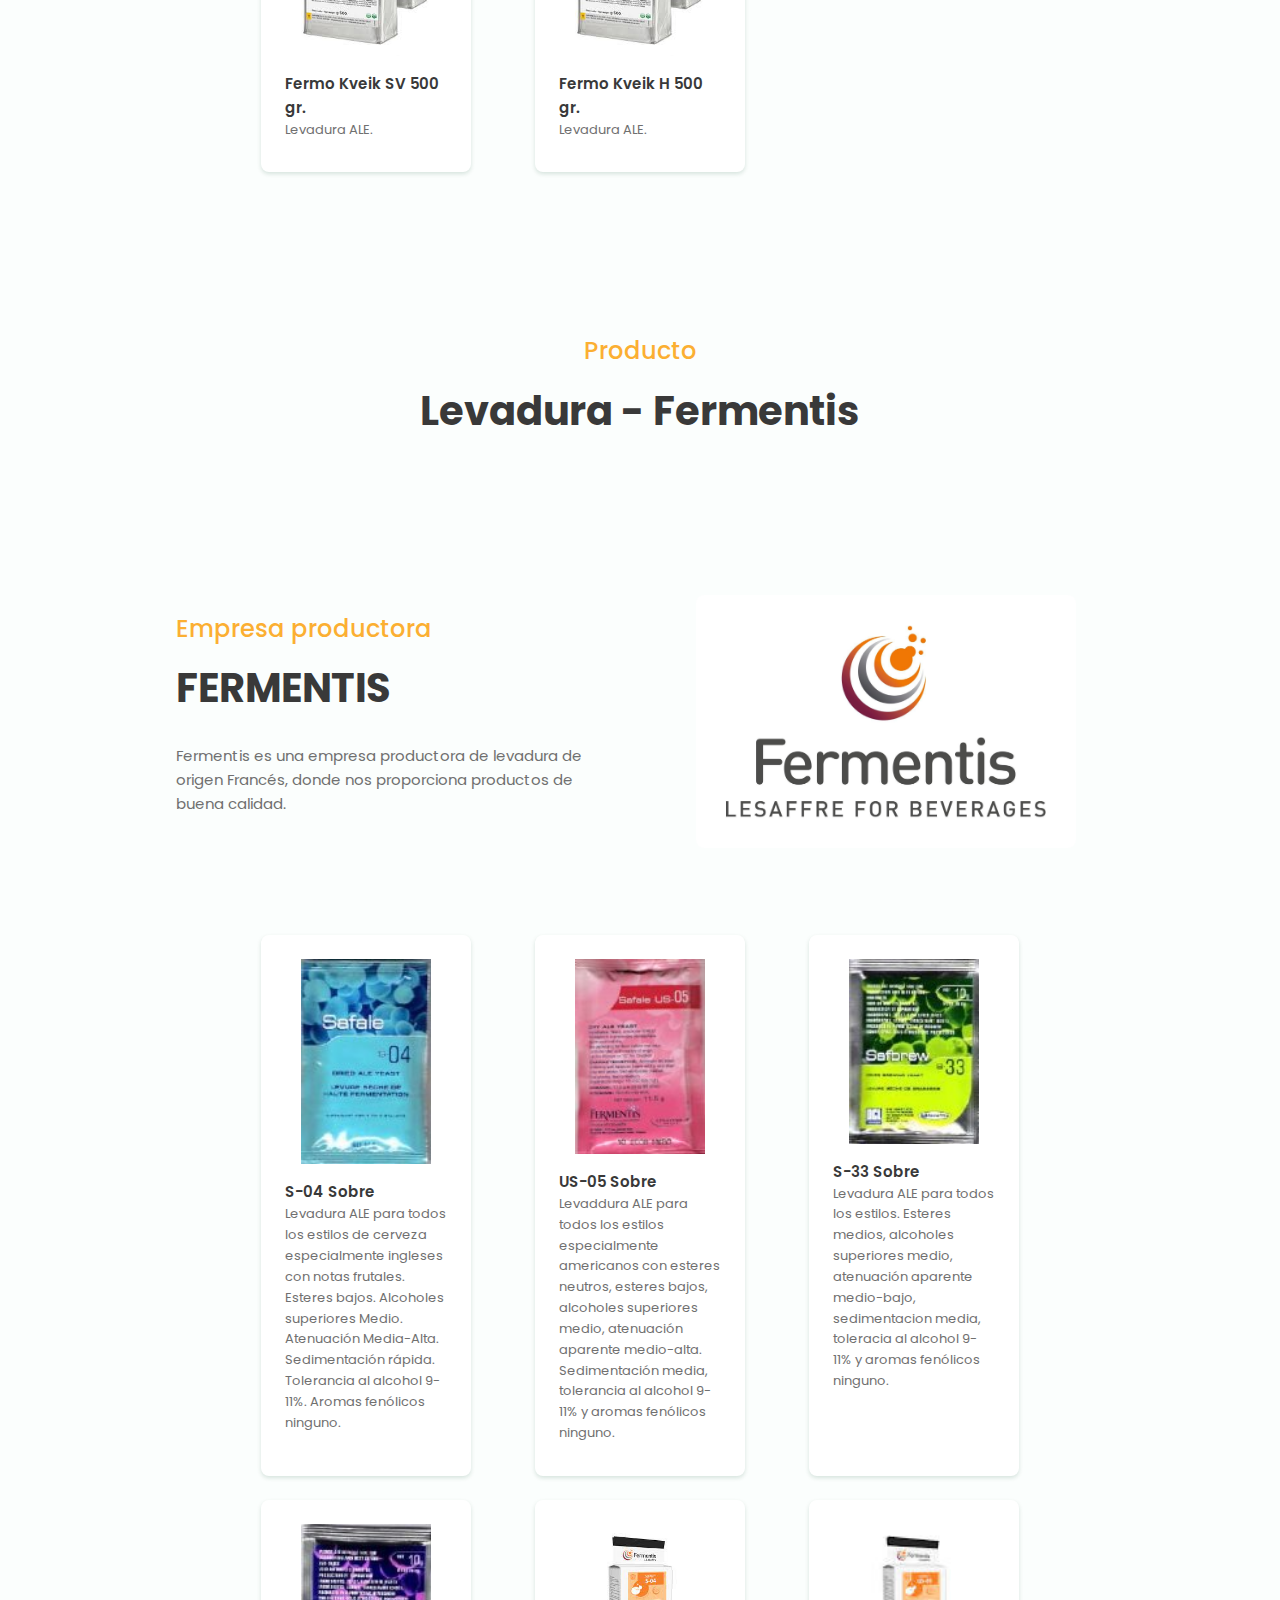
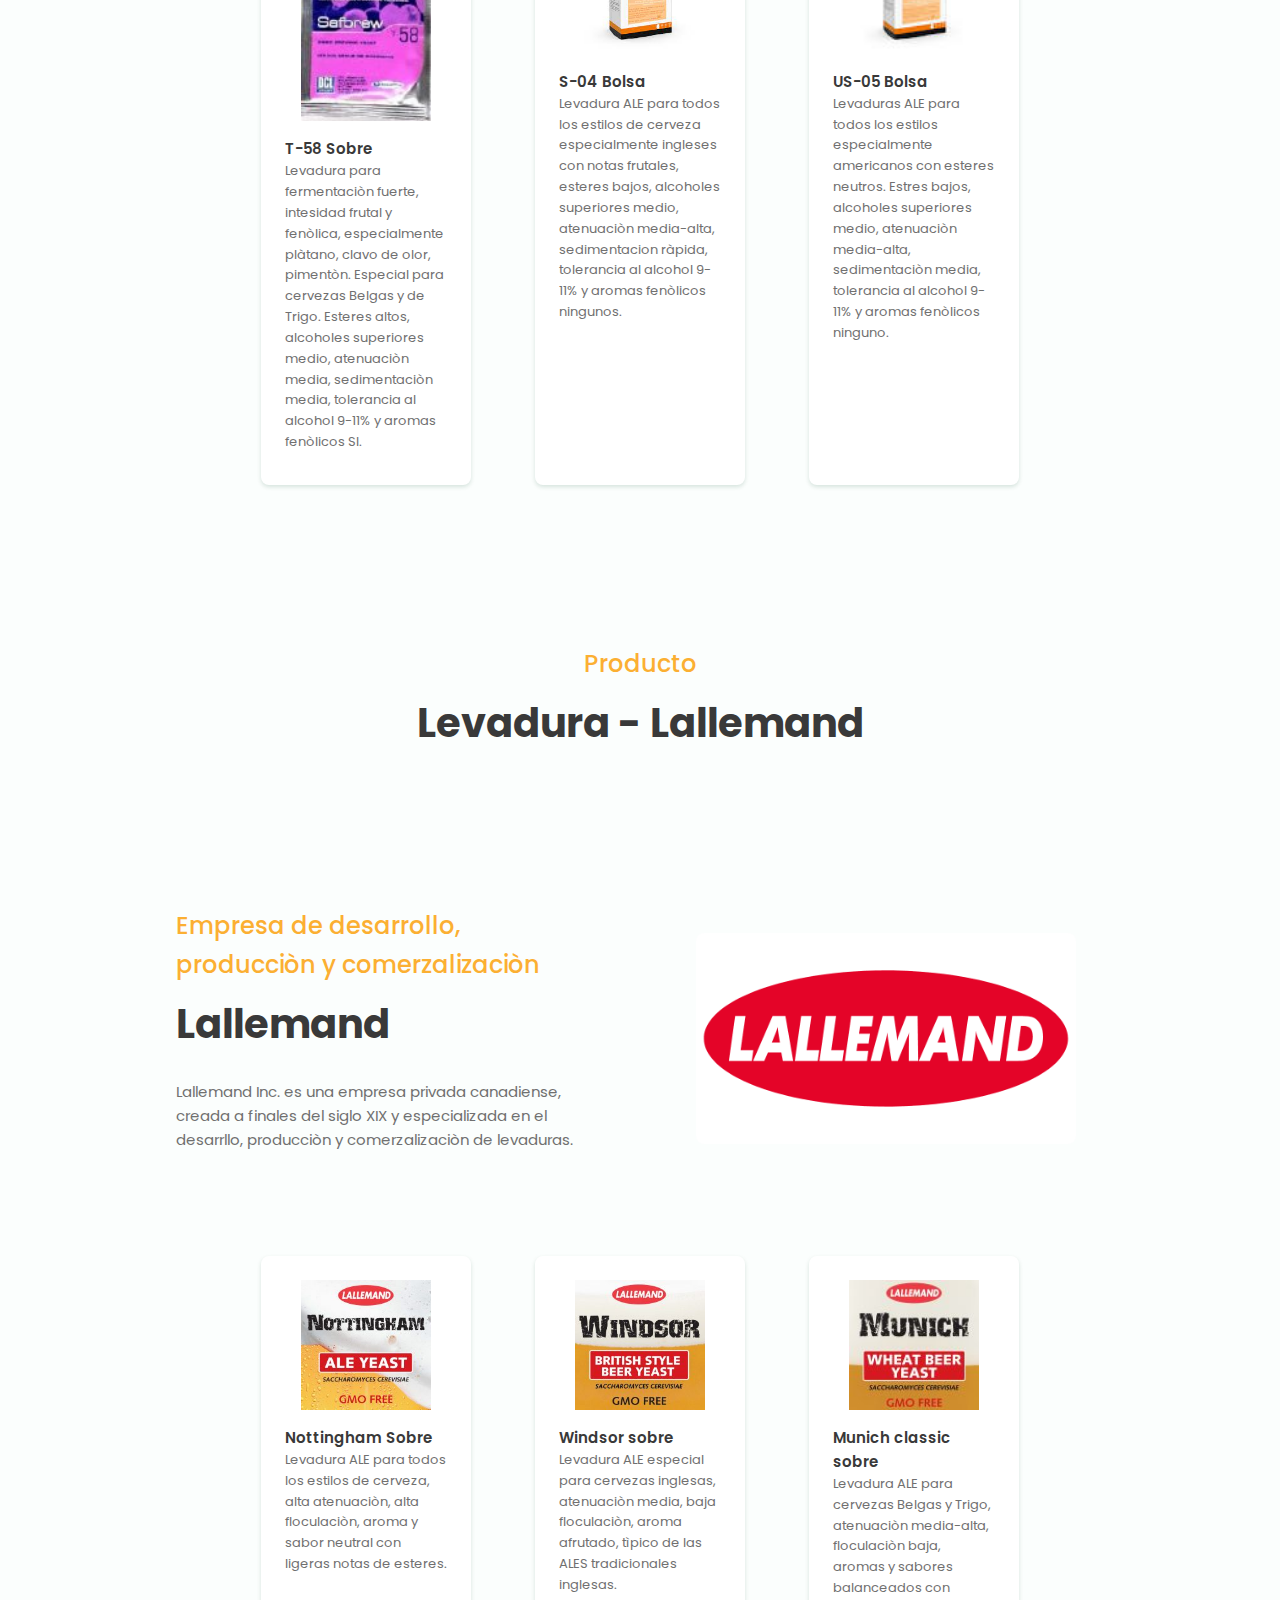
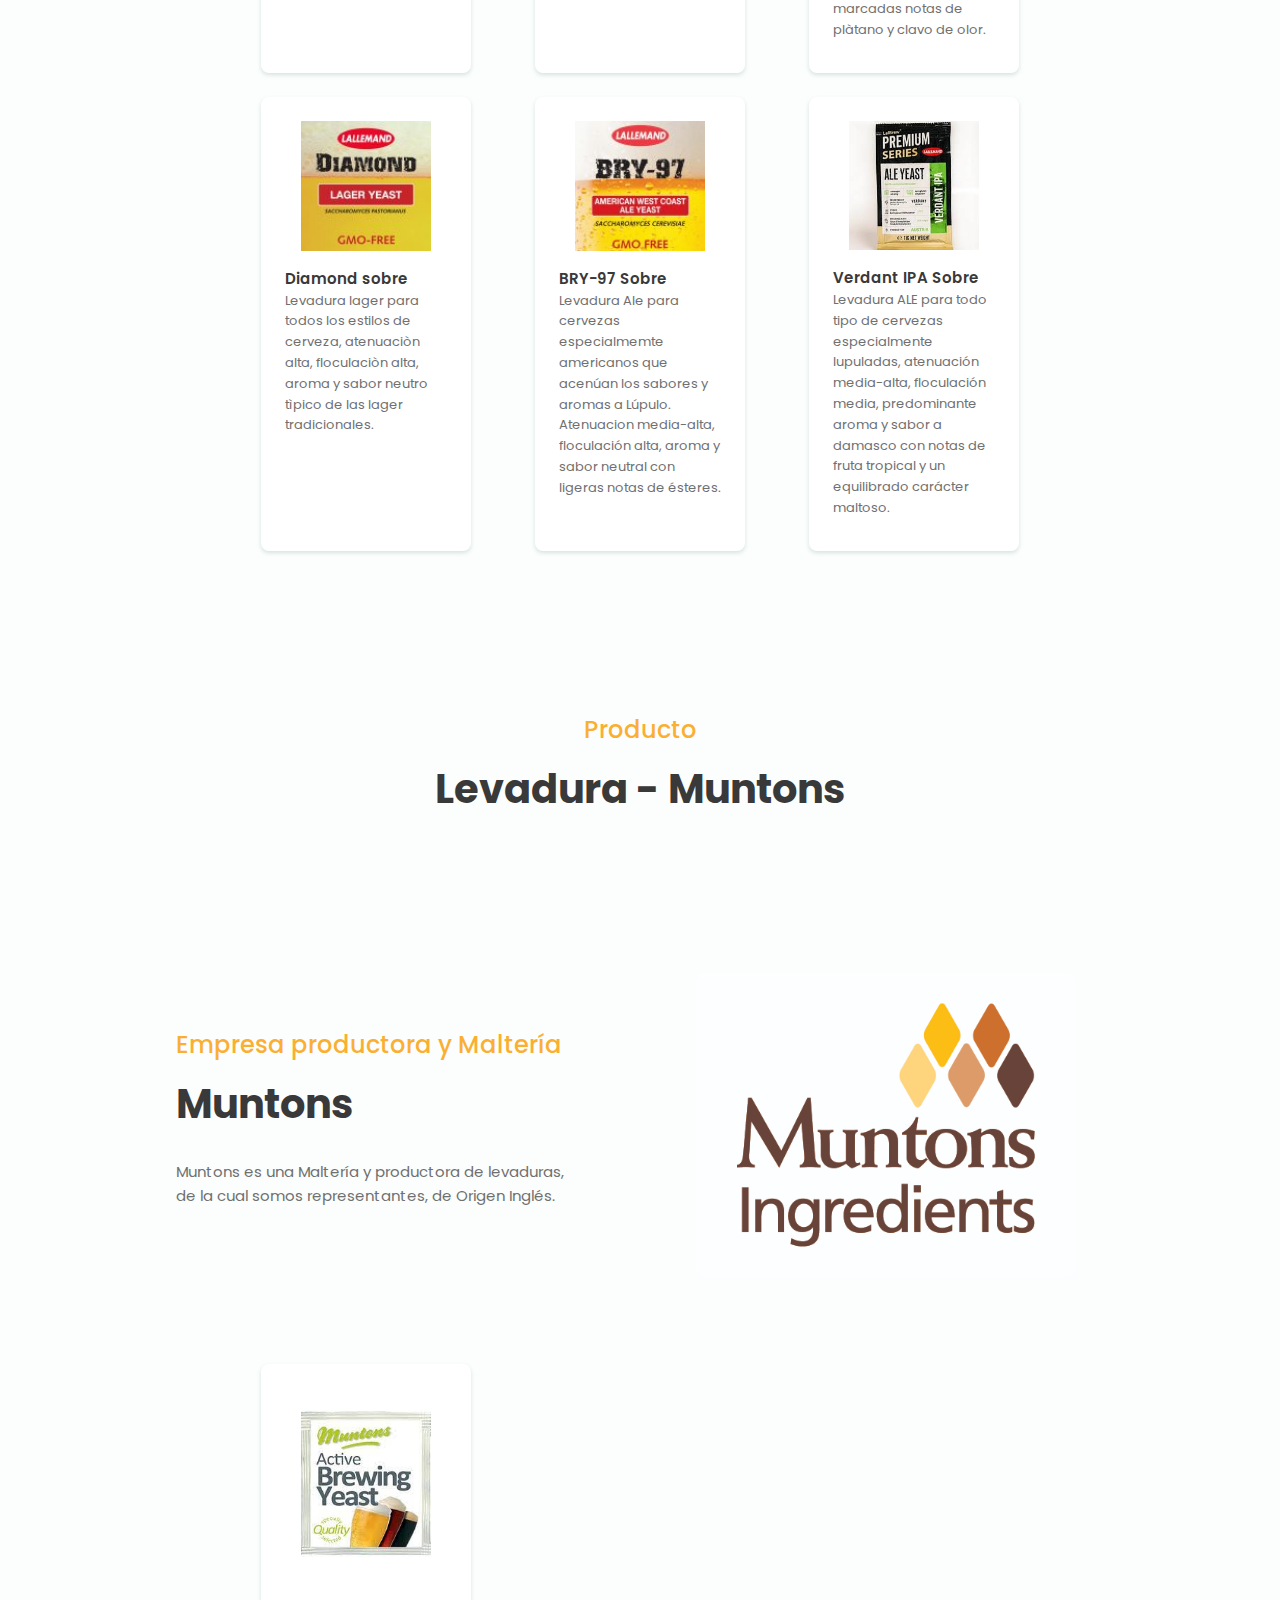
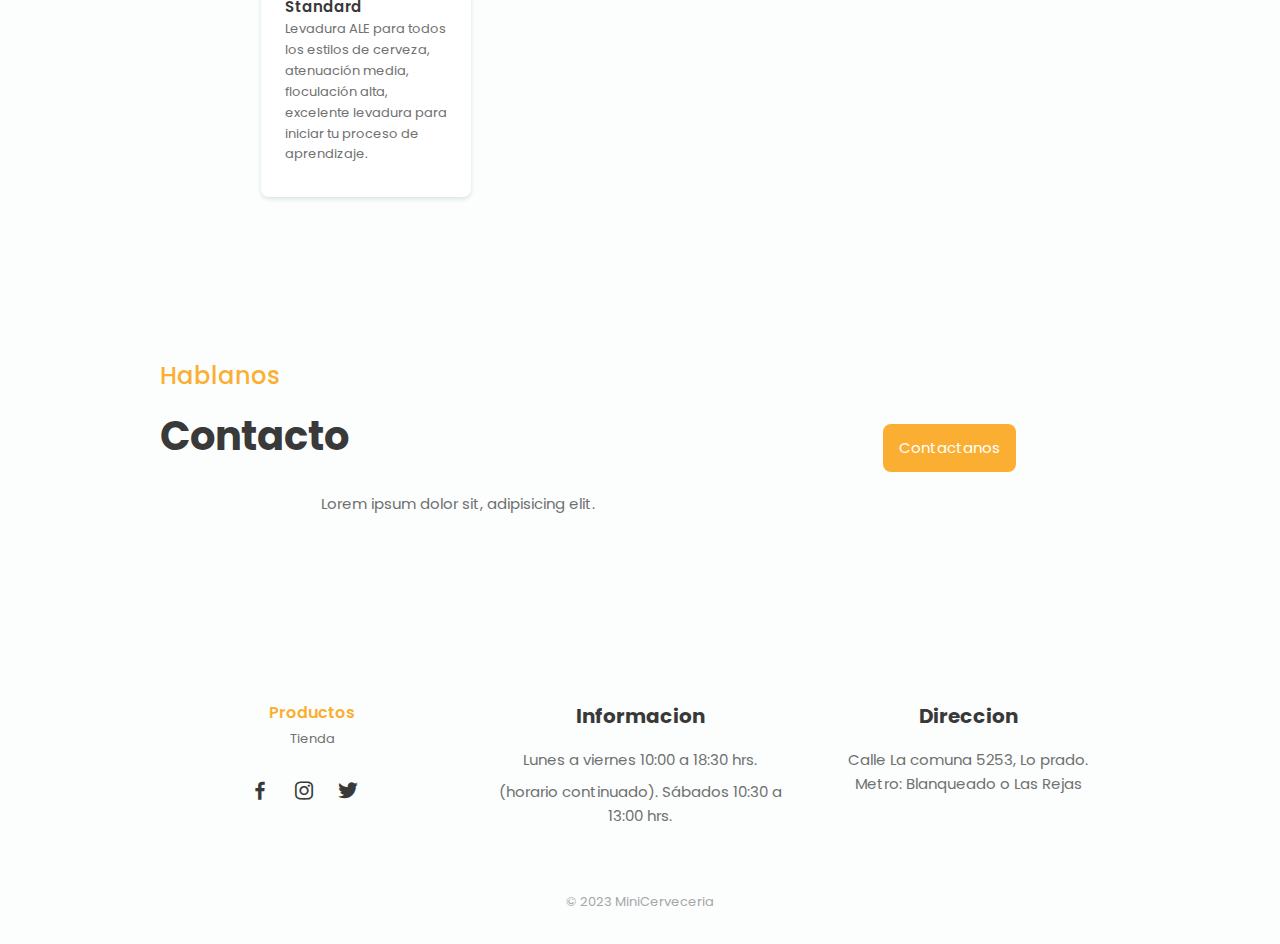
<file: Proyectos/Proyecto 3/ProyectoMiCerveceria/levaduras.html>
<!DOCTYPE html>
<html lang="en">
<head>
    <meta charset="UTF-8">
    <meta http-equiv="X-UA-Compatible" content="IE=edge">
    <meta name="viewport" content="width=device-width, initial-scale=1.0">
    <title>MiniCerveceria</title>
    <link href='https://cdn.jsdelivr.net/npm/boxicons@2.0.5/css/boxicons.min.css' rel='stylesheet'>
    <link rel="stylesheet" href="css/style.css">
</head>
<body>

    <header class="l-header" id="header">

        <nav class="nav tk-container">
            <a href="index.html" class="nav_logo">MiniCerveceria</a>
            <div class="nav_menu">
                <ul class="nav_list">
                    <li class="nav_item"><a href="levaduras.html" class="nav_link active-link">Inicio</a></li>
                    <li class="nav_item"><a href="#AEBGroup" class="nav_link">AEB Group</a></li>
                    <li class="nav_item"><a href="#Fermentis" class="nav_link">Fermentis</a></li>
                    <li class="nav_item"><a href="#lallemand" class="nav_link">Lallemand</a></li>
                    <li class="nav_item"><a href="#Muntons" class="nav_link">Muntons</a></li>
                    <li class="nav_item"><a href="#contact" class="nav_link">Contacto</a></li>
                </ul>
            </div>
        

            <div class="nav_toggle">
                <i class="bx bx-menu"></i>
            </div>
        </nav>
    </header>

    

    <main class="l-main">

        <!--Seccion de Luevaduras AEB GRUOP-->
        <section class="menu section tk-container" id="AEBGroup">
            <span class="section-subtitle">Producto</span>
            <h2 class="section-title">Levaduras - AEB Group</h2>
            <section class="about section tk-container" id="about">
                <div class="about_container tk-grid">
                    <div class="about_data">
                        <span class="section-subtitle about_initial">Empresa biotecnologíca</span>
                        <h2 class="section-title about_initial">AEB GROUP</h2>
                        <p class="about_description">
                            AEB Group es una empresa de biotecnología italiana que da tratamiento para distintos prodcutos, con nosotros
                            nos ayudan en los productos de cervezas principalmente la Levadura para la creacion de la Cerveza.
                        </p>
                    </div>
                    <div class="about_data">
                        <img src="imgLevaduras/aeb.png" alt="" class="about_img">
                    </div>
                </div>
            </section>
            <div class="menu_container tk-grid">


                <div class="menu_content">
                    <img src="imgLevaduras/fermoale.jpg" class="menu_img" alt="">
                    <h3 class="menu_name">Fermoale AY3 100 gr</h3>
                    <span class="menu_detail">Levadura ALE para estilos americanos. En envases de 100 gr.</span>
                </div>
                <div class="menu_content">
                    <img src="imgLevaduras/fermoale.jpg" class="menu_img" alt="">
                    <h3 class="menu_name">Fermoale AY4 100gr.</h3>
                    <span class="menu_detail">Levadura ALE para estilos americanos.</span>
                </div>
                <div class="menu_content">
                    <img src="imgLevaduras/fermoale.jpg" class="menu_img" alt="">
                    <h3 class="menu_name">Fermoale AY3 500 gr.</h3>
                    <span class="menu_detail">Levadura ALE para estilos ingleses.</span>
                </div>
                <div class="menu_content">
                    <img src="imgLevaduras/fermoale.jpg" class="menu_img" alt="">
                    <h3 class="menu_name">Fermoale AY4 500 gr.</h3>
                    <span class="menu_detail">Levadura ALE para estilos Americanos.</span>
                </div>
                <div class="menu_content">
                    <img src="imgLevaduras/fermoale.jpg" class="menu_img" alt="">
                    <h3 class="menu_name">Fermolager Berlin 100 gr</h3>
                    <span class="menu_detail">Levadura Lager de atenuación media.</span>
                </div>
                <div class="menu_content">
                    <img src="imgLevaduras/fermoale.jpg" class="menu_img" alt="">
                    <h3 class="menu_name">Fermolager Berlin 500 gr.</h3>
                    <span class="menu_detail">Levadura Lager de atenuación Media.</span>
                </div>
                <div class="menu_content">
                    <img src="imgLevaduras/fermoale.jpg" class="menu_img" alt="">
                    <h3 class="menu_name">Fermo Kveik SV 500 gr.</h3>
                    <span class="menu_detail">Levadura ALE.</span>
                </div>
                <div class="menu_content">
                    <img src="imgLevaduras/fermoale.jpg" class="menu_img" alt="">
                    <h3 class="menu_name">Fermo Kveik H 500 gr.</h3>
                    <span class="menu_detail">Levadura ALE.</span>
                </div>

                

            </div>
        </section>
        <!--Seccion de Levaduras fermentis-->
        <section class="menu section tk-container" id="Fermentis">
            <span class="section-subtitle">Producto</span>
            <h2 class="section-title">Levadura - Fermentis</h2>
            <section class="about section tk-container" id="about">
                <div class="about_container tk-grid">
                    <div class="about_data">
                        <span class="section-subtitle about_initial">Empresa productora</span>
                        <h2 class="section-title about_initial">FERMENTIS</h2>
                        <p class="about_description">
                           Fermentis es una empresa productora de levadura de origen Francés, donde nos proporciona productos de buena calidad. 
                        </p>
                    </div>
                    <div class="about_data">
                        <img src="imgLevaduras/Fermentis.jpg" alt="" class="about_img">
                    </div>
                </div>
            </section>

            <div class="menu_container tk-grid">

                <div class="menu_content">
                    <img src="imgLevaduras/s-04.jpg" class="menu_img" alt="">
                    <h3 class="menu_name">S-04 Sobre</h3>
                    <span class="menu_detail">Levadura ALE para todos los estilos de cerveza especialmente ingleses con notas frutales.
                        Esteres bajos. Alcoholes superiores Medio. Atenuación Media-Alta. Sedimentación rápida. Tolerancia al alcohol 9-11%. Aromas fenólicos ninguno.
                    </span>
                </div>
                <div class="menu_content">
                    <img src="imgLevaduras/US-05.jpg" class="menu_img" alt="">
                    <h3 class="menu_name">US-05 Sobre</h3>
                    <span class="menu_detail">Levaddura ALE para todos los estilos especialmente americanos con esteres neutros, esteres bajos, alcoholes superiores medio, atenuación aparente medio-alta. Sedimentación media, tolerancia al alcohol 9-11% y aromas fenólicos ninguno.</span>
                </div>
                <div class="menu_content">
                    <img src="imgLevaduras/S-33.jpg" class="menu_img" alt="">
                    <h3 class="menu_name">S-33 Sobre</h3>
                    <span class="menu_detail">Levadura ALE para todos los estilos. Esteres medios, alcoholes superiores medio, atenuación aparente medio-bajo, sedimentacion media, toleracia al alcohol 9-11% y aromas fenólicos ninguno. </span>
                </div>
                <div class="menu_content">
                    <img src="imgLevaduras/T-58.jpg" class="menu_img" alt="">
                    <h3 class="menu_name">T-58 Sobre</h3>
                    <span class="menu_detail">Levadura para fermentaciòn fuerte, intesidad frutal y fenòlica, especialmente plàtano, clavo de olor, pimentòn. Especial para cervezas Belgas y de Trigo. Esteres altos, alcoholes superiores medio, atenuaciòn media, sedimentaciòn media, tolerancia al alcohol 9-11% y aromas fenòlicos SI.</span>
                </div>
                <div class="menu_content">
                    <img src="imgLevaduras/S-04 BOLSA.jpg" class="menu_img" alt="">
                    <h3 class="menu_name">S-04 Bolsa</h3>
                    <span class="menu_detail">Levadura ALE para todos los estilos de cerveza especialmente ingleses con notas frutales, esteres bajos, alcoholes superiores medio, atenuaciòn media-alta, sedimentacion ràpida, tolerancia al alcohol 9-11% y aromas fenòlicos ningunos.</span>
                </div>
                <div class="menu_content">
                    <img src="imgLevaduras/us-05 bolsa.jpg" class="menu_img" alt="">
                    <h3 class="menu_name">US-05 Bolsa</h3>
                    <span class="menu_detail">Levaduras ALE para todos los estilos especialmente americanos con esteres neutros. Estres bajos, alcoholes superiores medio, atenuaciòn media-alta, sedimentaciòn media, tolerancia al alcohol 9-11% y aromas fenòlicos ninguno. </span>
                </div>
                
            </div>
        </section>
        <!--Seccion de Levaduras lallemand-->
        <section class="menu section tk-container" id="lallemand">
            <span class="section-subtitle">Producto</span>
            <h2 class="section-title">Levadura - Lallemand</h2>
            <section class="about section tk-container" id="about">
                <div class="about_container tk-grid">
                    <div class="about_data">
                        <span class="section-subtitle about_initial">Empresa de desarrollo, producciòn y comerzalizaciòn</span>
                        <h2 class="section-title about_initial">Lallemand</h2>
                        <p class="about_description">
                           Lallemand Inc. es una empresa privada canadiense, creada a finales del siglo XIX y especializada en el desarrllo, producciòn y comerzalizaciòn de levaduras.
                        </p>
                    </div>
                    <div class="about_data">
                        <img src="imgLevaduras/lallemand.png" alt="" class="about_img">
                    </div>
                </div>
            </section>
            
            <div class="menu_container tk-grid">

                <div class="menu_content">
                    <img src="imgLevaduras/nottingham.jpg" class="menu_img" alt="">
                    <h3 class="menu_name">Nottingham Sobre</h3>
                    <span class="menu_detail">Levadura ALE para todos los estilos de cerveza, alta atenuaciòn, alta floculaciòn, aroma y sabor neutral con ligeras notas de esteres.</span>
                </div>
                <div class="menu_content">
                    <img src="imgLevaduras/windsor sobre.jpg" class="menu_img" alt="">
                    <h3 class="menu_name">Windsor sobre</h3>
                    <span class="menu_detail">Levadura ALE especial para cervezas inglesas, atenuaciòn media, baja floculaciòn, aroma afrutado, tìpico de las ALES tradicionales inglesas.</span>
                </div>
                <div class="menu_content">
                    <img src="imgLevaduras/munich classic.jpg" class="menu_img" alt="">
                    <h3 class="menu_name">Munich classic sobre</h3>
                    <span class="menu_detail">Levadura ALE para cervezas Belgas y Trigo, atenuaciòn media-alta, floculaciòn baja, aromas y sabores balanceados con marcadas notas de plàtano y clavo de olor.</span>
                </div>
                <div class="menu_content">
                    <img src="imgLevaduras/diamond.jpg" class="menu_img" alt="">
                    <h3 class="menu_name">Diamond sobre</h3>
                    <span class="menu_detail">Levadura lager para todos los estilos de cerveza, atenuaciòn alta, floculaciòn alta, aroma y sabor neutro tìpico de las lager tradicionales.</span>
                </div>
                <div class="menu_content">
                    <img src="imgLevaduras/BRY-97.jpg" class="menu_img" alt="">
                    <h3 class="menu_name">BRY-97 Sobre</h3>
                    <span class="menu_detail">Levadura Ale para cervezas especialmemte americanos que acenúan los sabores y aromas a Lúpulo. Atenuacion media-alta, floculación alta, aroma y sabor neutral con ligeras notas de ésteres.</span>
                </div>
                <div class="menu_content">
                    <img src="imgLevaduras/verdant ipa sobre.jpg" class="menu_img" alt="">
                    <h3 class="menu_name">Verdant IPA Sobre</h3>
                    <span class="menu_detail">Levadura ALE para todo tipo de cervezas especialmente lupuladas, atenuación media-alta, floculación media, predominante aroma y sabor a damasco con notas de fruta tropical y un equilibrado carácter maltoso.</span>
                </div>

                
            </div>
        </section>
        <!--Seccion de Levaduras muntons-->
        <section class="menu section tk-container" id="Muntons">
            <span class="section-subtitle">Producto</span>
            <h2 class="section-title">Levadura - Muntons</h2>
            <section class="about section tk-container" id="about">
                <div class="about_container tk-grid">
                    <div class="about_data">
                        <span class="section-subtitle about_initial">Empresa productora y Maltería</span>
                        <h2 class="section-title about_initial">Muntons</h2>
                        <p class="about_description">
                            Muntons es una Maltería y productora de levaduras, de la cual somos representantes, de Origen Inglés.
                        </p>
                    </div>
                    <div class="about_data">
                        <img src="imgLevaduras/Muntons-Ingredients.jpg" alt="" class="about_img">
                    </div>
                </div>
            </section>
            <div class="menu_container tk-grid">

                <div class="menu_content">
                    <img src="imgLevaduras/Standar.jpg" class="menu_img" alt="">
                    <h3 class="menu_name">Standard</h3>
                    <span class="menu_detail">Levadura ALE para todos los estilos de cerveza, atenuación media, floculación alta, excelente levadura para iniciar tu proceso de aprendizaje.</span>
                </div>
                
            </div>
        </section>

        <!--Seccion de contacto-->
        <section class="contact section tk-container" id="contact">
            <div class="contact_container tk-grid">
                <div class="contact_data"> 
                    <span class="section-subtitle contact_initial">Hablanos</span>
                    <h2 class="section-title contact_initial">Contacto</h2>
                    <p class="contact_description">Lorem ipsum dolor sit, adipisicing elit.</p>
                </div>
                <div class="contact_button">
                    <a href="#" class="button">Contactanos</a>
                </div>
            </div>
        </section>

    </main>

    <footer class="footer section tk-container">
        <div class="footer_container tk-grid">
            <div class="footer_content">
                <a href="#" class="footer_logo">Productos</a>
                <span class="footer_description">Tienda</span>
                <div>
                    <a href="#" class="footer_social"><i class="bx bxl-facebook"></i></a>
                    <a href="#" class="footer_social"><i class="bx bxl-instagram"></i></a>
                    <a href="#" class="footer_social"><i class="bx bxl-twitter"></i></a>
                </div>
            </div>
            <div class="footer_content">
                <h3 class="footer_title">Informacion</h3>
                <ul>
                    <li><a href="#" class="footer_link">Lunes a viernes 10:00 a 18:30 hrs.</a></li>
                    <li><a href="#" class="footer_link">(horario continuado). Sábados 10:30 a 13:00 hrs.</a></li>
                </ul>
            </div>
            <div class="footer_content">
                <h3 class="footer_title">Direccion</h3>
                <ul>
                    <li>Calle La comuna 5253, Lo prado.</li+>
                    <li>Metro: Blanqueado o Las Rejas</li>
                </ul>
            </div>
        </div>
        <p class="footer_copy">&#169; 2023 MiniCerveceria</p>

    </footer>
    
    
</body>
</html>
</file>
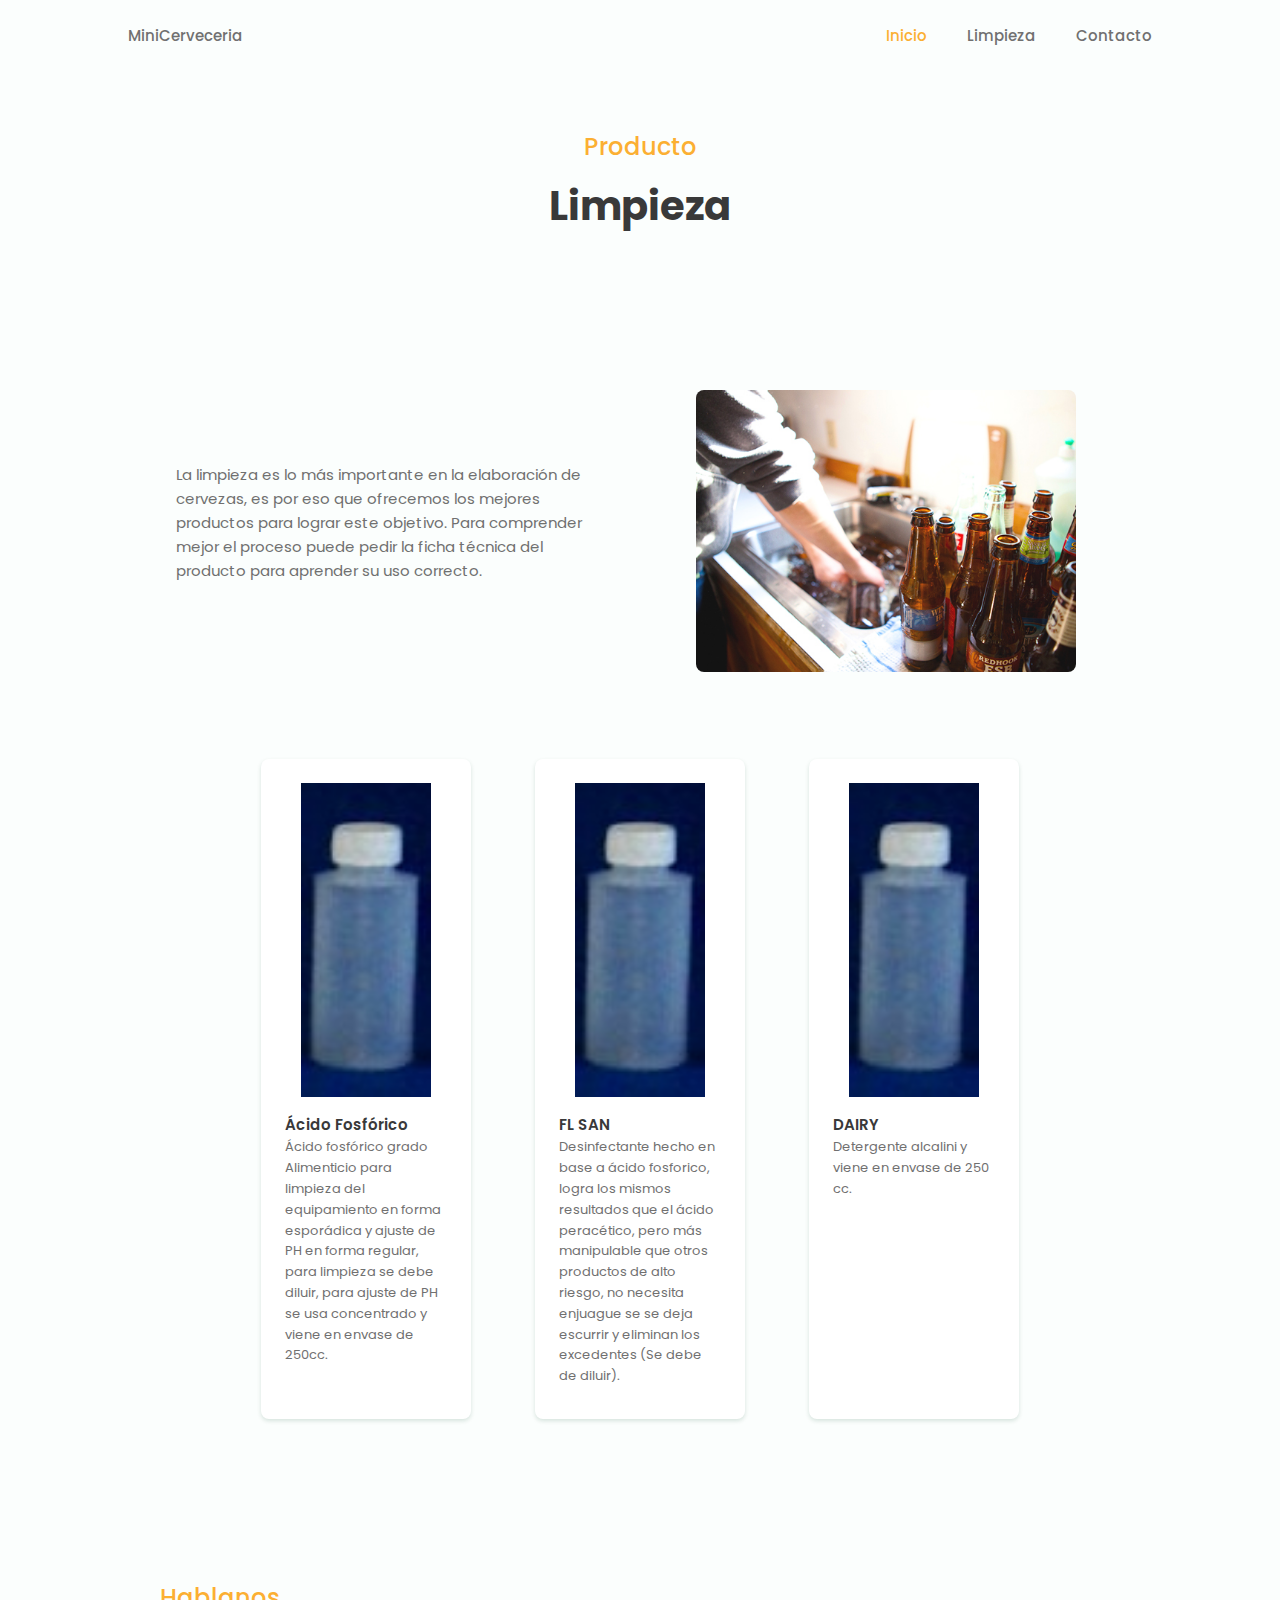
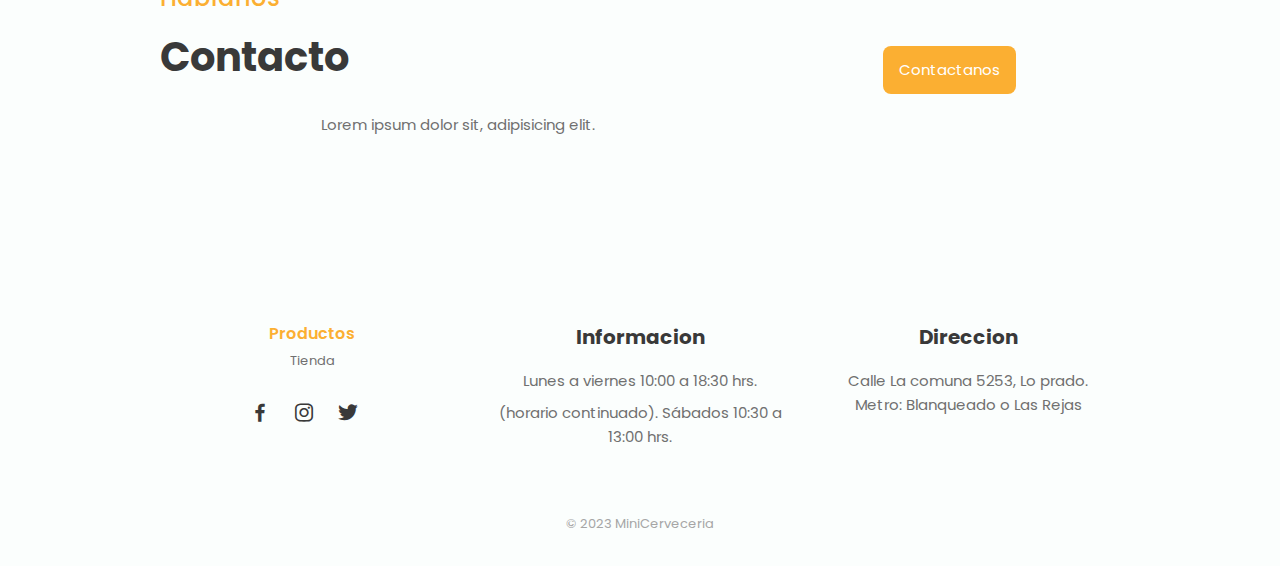
<file: Proyectos/Proyecto 3/ProyectoMiCerveceria/limpieza.html>
<!DOCTYPE html>
<html lang="en">
<head>
    <meta charset="UTF-8">
    <meta http-equiv="X-UA-Compatible" content="IE=edge">
    <meta name="viewport" content="width=device-width, initial-scale=1.0">
    <title>MiniCerveceria</title>
    <link href='https://cdn.jsdelivr.net/npm/boxicons@2.0.5/css/boxicons.min.css' rel='stylesheet'>
    <link rel="stylesheet" href="css/style.css">
</head>
<body>

    <header class="l-header" id="header">

        <nav class="nav tk-container">
            <a href="index.html" class="nav_logo">MiniCerveceria</a>
            <div class="nav_menu">
                <ul class="nav_list">
                    <li class="nav_item"><a href="limpieza.html" class="nav_link active-link">Inicio</a></li>
                    <li class="nav_item"><a href="#limpieza" class="nav_link">Limpieza</a></li>
                    <li class="nav_item"><a href="#contact" class="nav_link">Contacto</a></li>
                </ul>
            </div>
        

            <div class="nav_toggle">
                <i class="bx bx-menu"></i>
            </div>
        </nav>
    </header>

    <main class="l-main">

        <!--Seccion de Limpieza-->
        <section class="menu section tk-container" id="clarificantes">
            <span class="section-subtitle">Producto</span>
            <h2 class="section-title">Limpieza</h2>
            <section class="about section tk-container" id="about">
                <div class="about_container tk-grid">
                    <div class="about_data">
                        <p class="about_description">
                            La limpieza es lo más importante en la elaboración de cervezas, es por eso que ofrecemos los mejores productos para lograr este objetivo. Para comprender mejor el proceso puede pedir la ficha técnica del producto para aprender su uso correcto.
                        </p>
                    </div>
                    <div class="about_data">
                        <img src="imgLimpieza/limpieza.jpg" alt="" class="about_img">
                    </div>
                </div>
            </section>
            <div class="menu_container tk-grid">

                <div class="menu_content">
                    <img src="imgLimpieza/acido fosforico.jpg" class="menu_img" alt="">
                    <h3 class="menu_name">Ácido Fosfórico</h3>
                    <span class="menu_detail">Ácido fosfórico grado Alimenticio para limpieza del equipamiento en forma esporádica y ajuste de PH en forma regular, para limpieza se debe diluir, para ajuste de PH se usa concentrado y viene en envase de 250cc.</span>
                </div>
                <div class="menu_content">
                    <img src="imgLimpieza/acido fosforico.jpg" class="menu_img" alt="">
                    <h3 class="menu_name">FL SAN    </h3>
                    <span class="menu_detail">Desinfectante hecho en base a ácido fosforico, logra los mismos resultados que el ácido peracético, pero más manipulable que otros productos de alto riesgo, no necesita enjuague se se deja escurrir y eliminan los excedentes (Se debe de diluir).</span>
                </div>
                <div class="menu_content">
                    <img src="imgLimpieza/acido fosforico.jpg" class="menu_img" alt="">
                    <h3 class="menu_name">DAIRY    </h3>
                    <span class="menu_detail">Detergente alcalini y viene en envase de 250 cc.</span>
                </div>
            </div>
        </section>

        <!--Seccion de maltas Contacto-->
        <section class="contact section tk-container" id="contact">
            <div class="contact_container tk-grid">
                <div class="contact_data"> 
                    <span class="section-subtitle contact_initial">Hablanos</span>
                    <h2 class="section-title contact_initial">Contacto</h2>
                    <p class="contact_description">Lorem ipsum dolor sit, adipisicing elit.</p>
                </div>
                <div class="contact_button">
                    <a href="#" class="button">Contactanos</a>
                </div>
            </div>
        </section>

    </main>

    <footer class="footer section tk-container">
        <div class="footer_container tk-grid">
            <div class="footer_content">
                <a href="#" class="footer_logo">Productos</a>
                <span class="footer_description">Tienda</span>
                <div>
                    <a href="#" class="footer_social"><i class="bx bxl-facebook"></i></a>
                    <a href="#" class="footer_social"><i class="bx bxl-instagram"></i></a>
                    <a href="#" class="footer_social"><i class="bx bxl-twitter"></i></a>
                </div>
            </div>
            <div class="footer_content">
                <h3 class="footer_title">Informacion</h3>
                <ul>
                    <li><a href="#" class="footer_link">Lunes a viernes 10:00 a 18:30 hrs.</a></li>
                    <li><a href="#" class="footer_link">(horario continuado). Sábados 10:30 a 13:00 hrs.</a></li>
                </ul>
            </div>
            <div class="footer_content">
                <h3 class="footer_title">Direccion</h3>
                <ul>
                    <li>Calle La comuna 5253, Lo prado.</li+>
                    <li>Metro: Blanqueado o Las Rejas</li>
                </ul>
            </div>
        </div>
        <p class="footer_copy">&#169; 2023 MiniCerveceria</p>

    </footer>
    
    
</body>
</html>
</file>
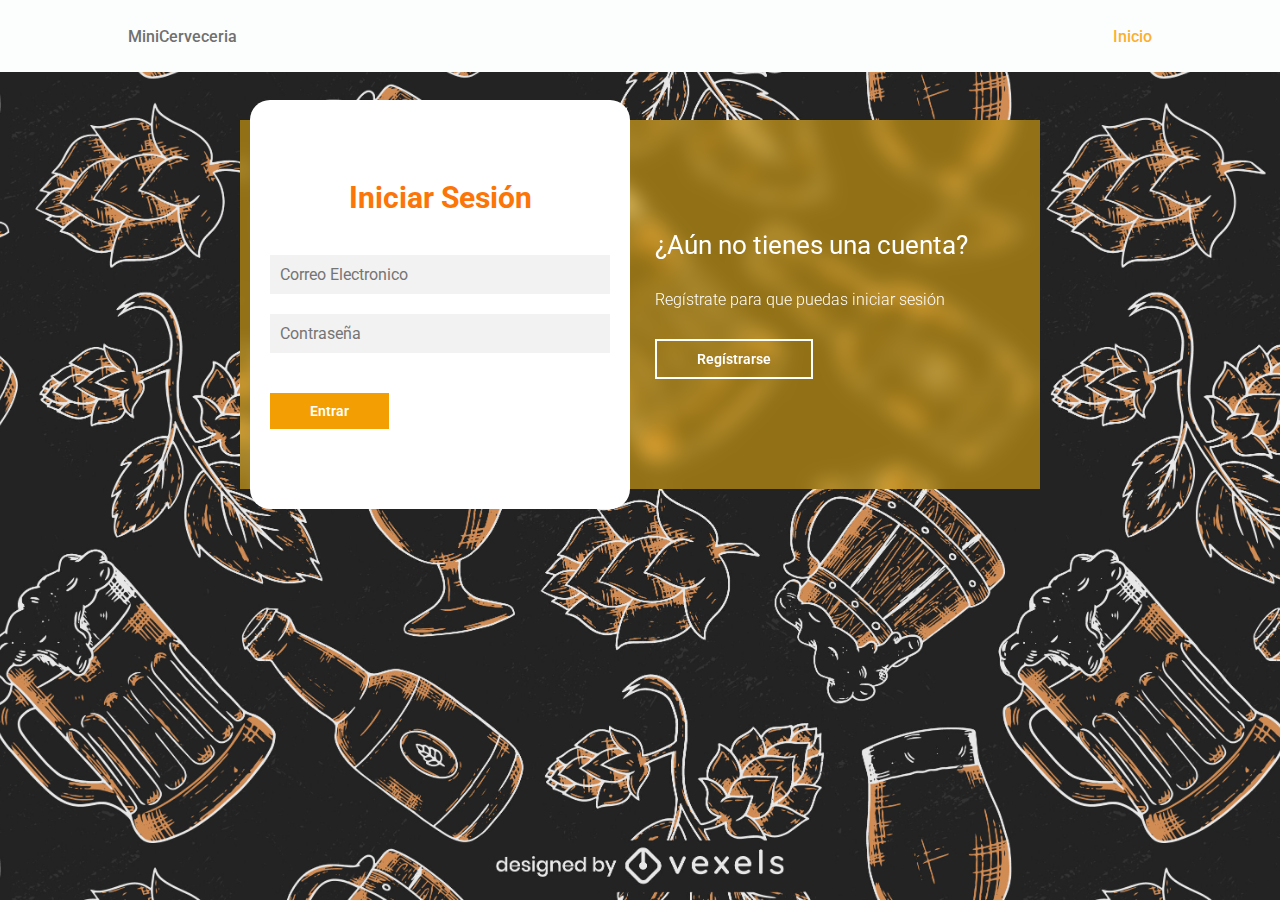
<file: Proyectos/Proyecto 3/ProyectoMiCerveceria/login.html>
<!DOCTYPE html>
<html lang="en">
<head>
    <meta charset="UTF-8">
    <meta name="viewport" content="width=device-width, initial-scale=1.0">
    <title>Login y Register - MagtimusPro</title>
    
    <link href="https://fonts.googleapis.com/css2?family=Roboto:ital,wght@0,100;0,300;0,400;0,500;0,700;0,900;1,100;1,300;1,400;1,500;1,700;1,900&display=swap" rel="stylesheet">


    <link rel="stylesheet" href="css2/estilos.css">
</head>

<header class="l-header" id="header">

    <nav class="nav tk-container">
        <a href="index.html" class="nav_logo">MiniCerveceria</a>
        <div class="nav_menu">
            <ul class="nav_list">
                <li class="nav_item"><a href="index.html" class="nav_link active-link">Inicio</a></li>
            </ul>
        </div>
    

        <div class="nav_toggle">
            <i class="bx bx-menu"></i>
        </div>
    </nav>
</header>

<body>

        <main>

            <div class="contenedor__todo">
                <div class="caja__trasera">
                    <div class="caja__trasera-login">
                        <h3>¿Ya tienes una cuenta?</h3>
                        <p>Inicia sesión para entrar en la página</p>
                        <button id="btn__iniciar-sesion">Iniciar Sesión</button>
                    </div>
                    <div class="caja__trasera-register">
                        <h3>¿Aún no tienes una cuenta?</h3>
                        <p>Regístrate para que puedas iniciar sesión</p>
                        <button id="btn__registrarse">Regístrarse</button>
                    </div>
                </div>

                <!--Formulario de Login y registro-->
                <div class="contenedor__login-register">
                    <!--Login-->
                    <form action="" class="formulario__login">
                        <h2>Iniciar Sesión</h2>
                        <input type="text" placeholder="Correo Electronico">
                        <input type="password" placeholder="Contraseña">
                        <button>Entrar</button>
                    </form>

                    <!--Register-->
                    <form action="" class="formulario__register">
                        <h2>Regístrarse</h2>
                        <input type="text" placeholder="Nombre completo">
                        <input type="text" placeholder="Correo Electronico">
                        <input type="text" placeholder="Usuario">
                        <input type="password" placeholder="Contraseña">
                        <button>Regístrarse</button>
                    </form>
                </div>
            </div>

        </main>

        <script src="js/script.js"></script>
</body>
</html>
</file>
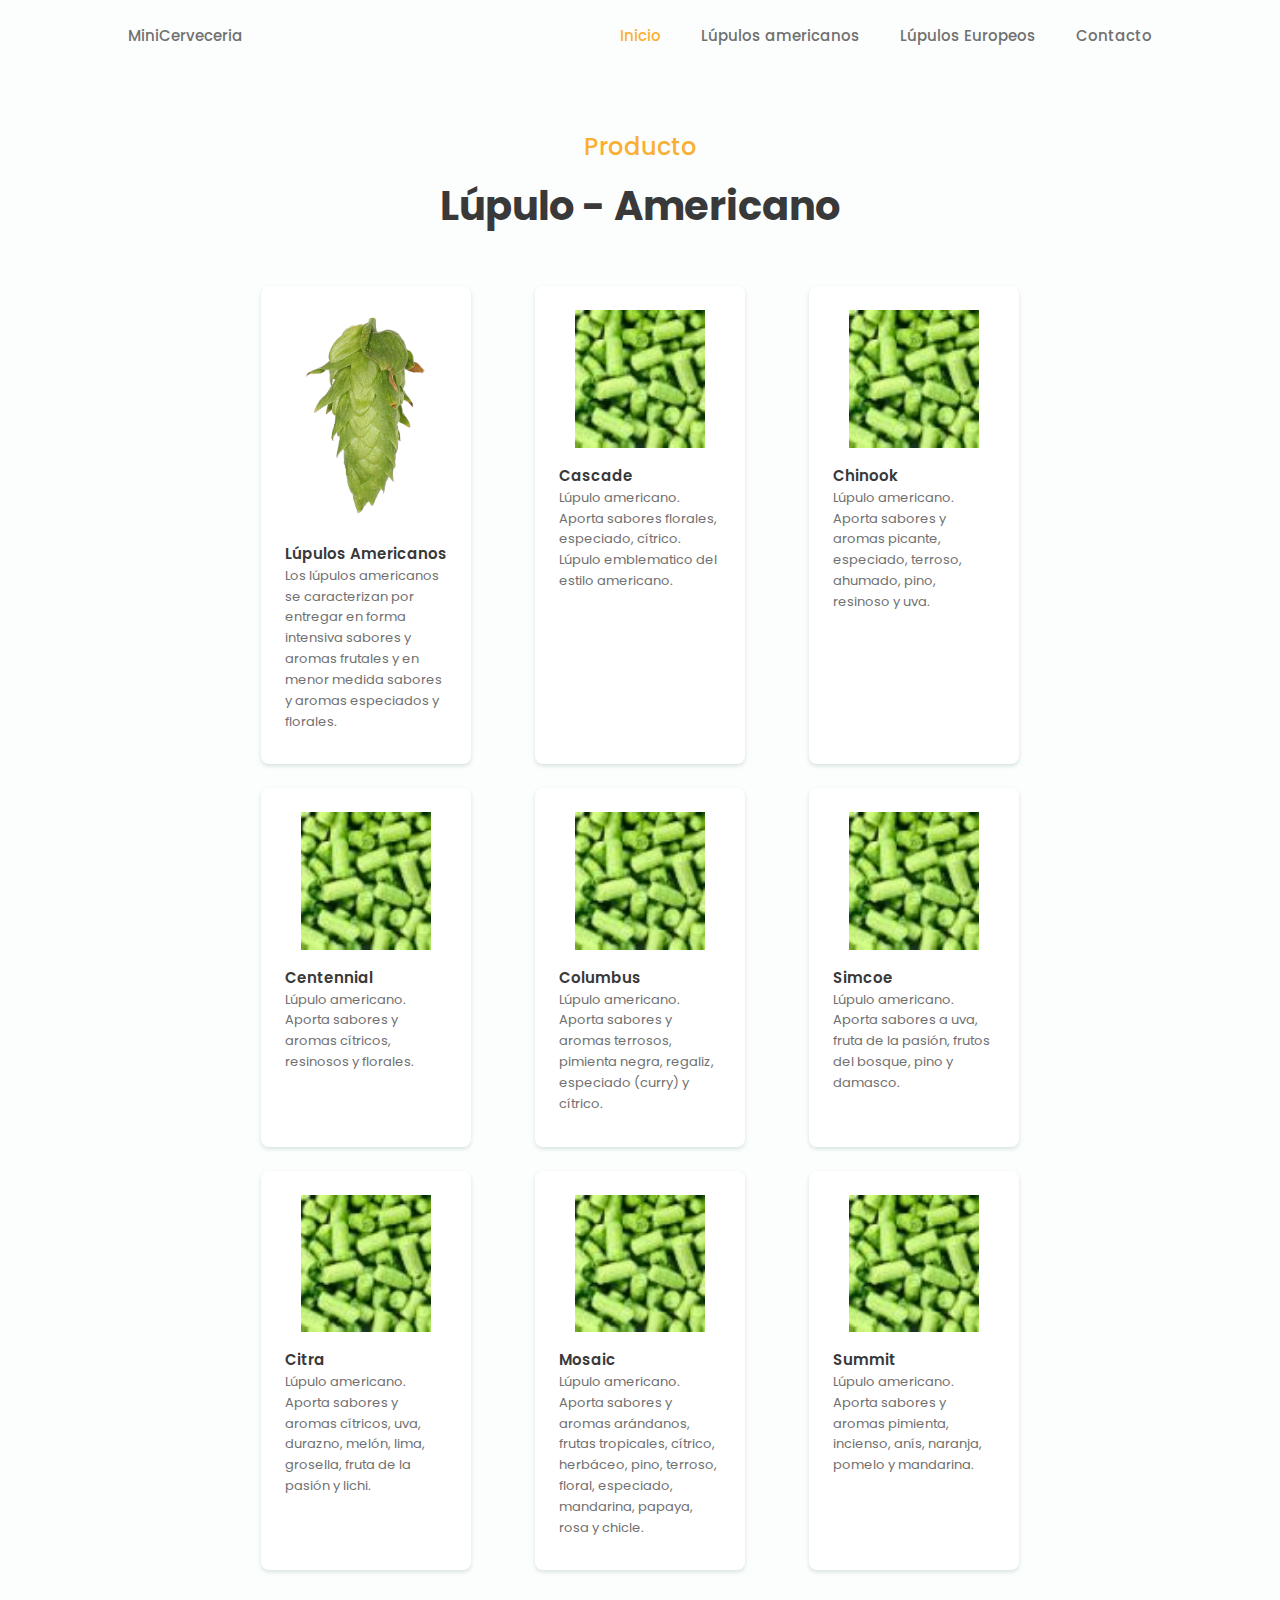
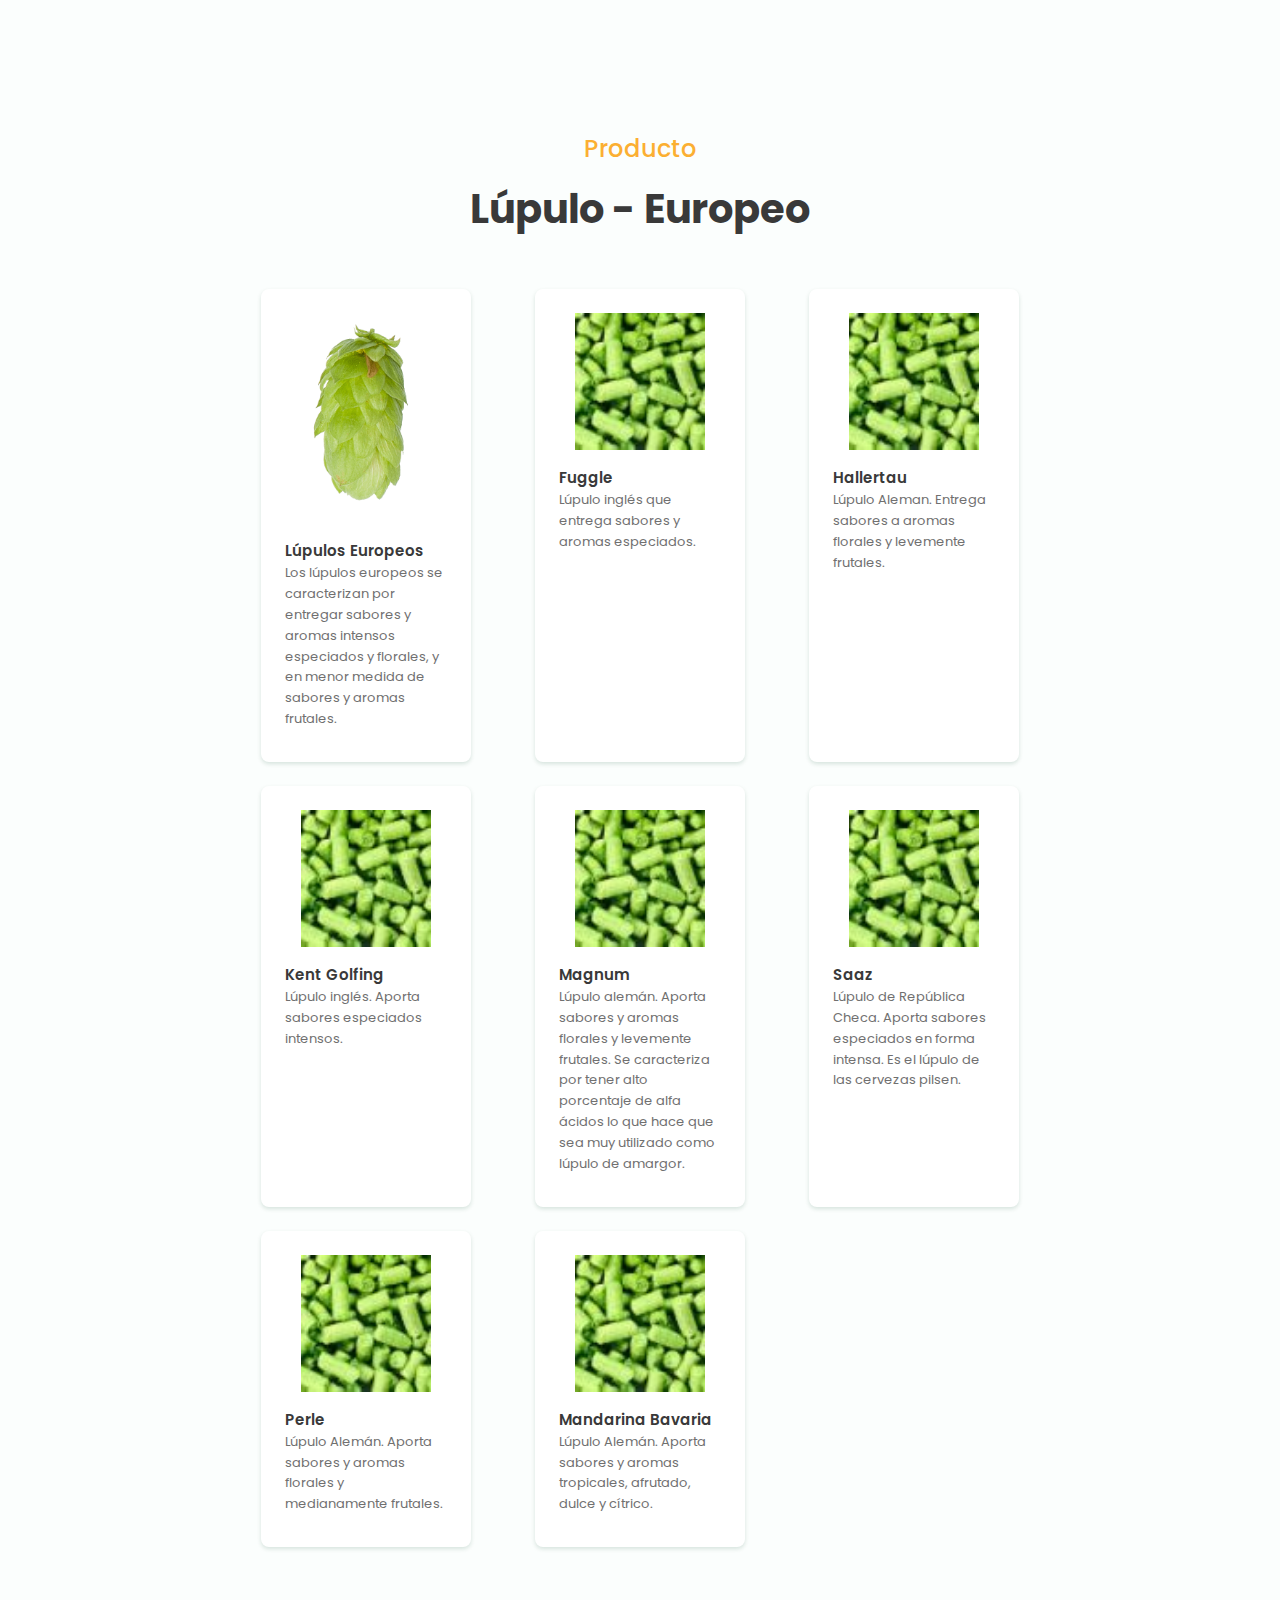
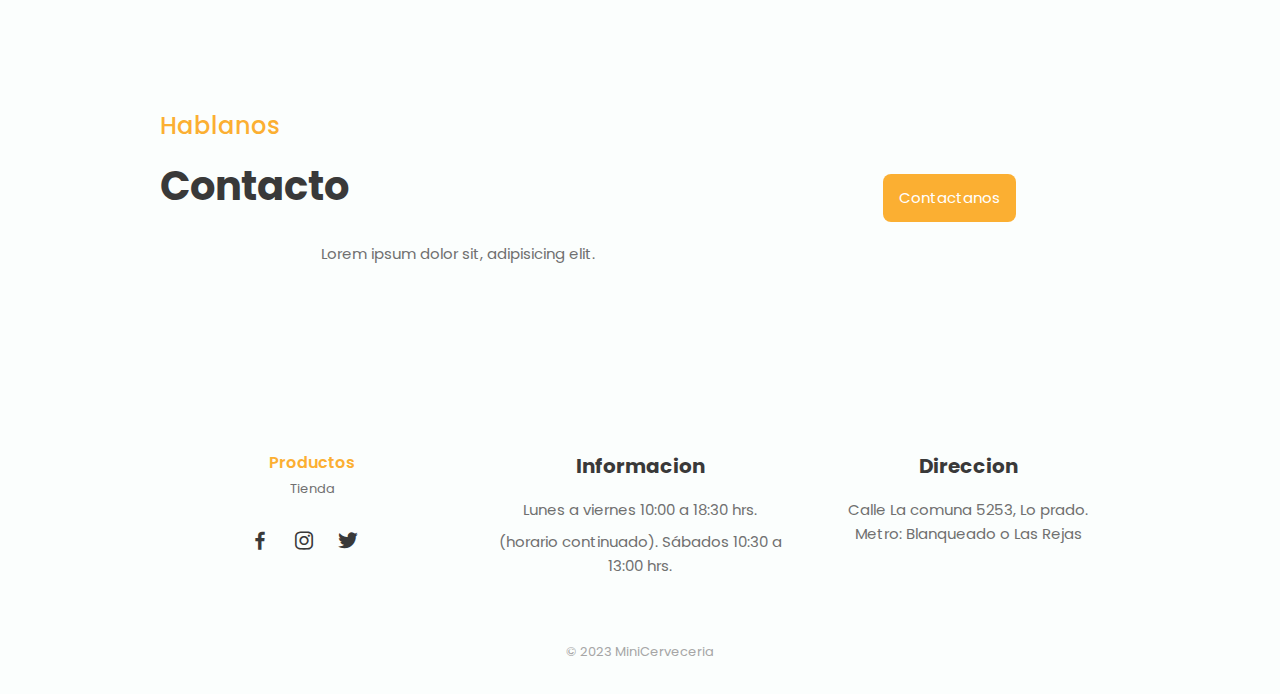
<file: Proyectos/Proyecto 3/ProyectoMiCerveceria/lupulos.html>
<!DOCTYPE html>
<html lang="en">
<head>
    <meta charset="UTF-8">
    <meta http-equiv="X-UA-Compatible" content="IE=edge">
    <meta name="viewport" content="width=device-width, initial-scale=1.0">
    <title>MiniCerveceria</title>
    <link href='https://cdn.jsdelivr.net/npm/boxicons@2.0.5/css/boxicons.min.css' rel='stylesheet'>
    <link rel="stylesheet" href="css/style.css">
</head>
<body>

    <header class="l-header" id="header">

        <nav class="nav tk-container">
            <a href="index.html" class="nav_logo">MiniCerveceria</a>
            <div class="nav_menu">
                <ul class="nav_list">
                    <li class="nav_item"><a href="lupulos.html" class="nav_link active-link">Inicio</a></li>
                    <li class="nav_item"><a href="#LupuloAmericano" class="nav_link">Lúpulos americanos</a></li>
                    <li class="nav_item"><a href="#LupuloEuropeo" class="nav_link">Lúpulos Europeos</a></li>
                    <li class="nav_item"><a href="#contact" class="nav_link">Contacto</a></li>
                </ul>
            </div>
        

            <div class="nav_toggle">
                <i class="bx bx-menu"></i>
            </div>
        </nav>
    </header>

    <main class="l-main">

        <!--Seccion de Lupulos americanos-->
        <section class="menu section tk-container" id="LupuloAmericano">
            <span class="section-subtitle">Producto</span>
            <h2 class="section-title">Lúpulo - Americano</h2>
            <div class="menu_container tk-grid">

                <div class="menu_content">
                    <img src="imgLupulos/lupuloamericano.png" class="menu_img" alt="">
                    <h3 class="menu_name">Lúpulos Americanos</h3>
                    <span class="menu_detail">Los lúpulos americanos se caracterizan por entregar en forma intensiva sabores y aromas frutales y en menor medida sabores y aromas especiados y florales.</span>
                </div>
                <div class="menu_content">
                    <img src="imgLupulos/cascade.jpg" class="menu_img" alt="">
                    <h3 class="menu_name">Cascade</h3>
                    <span class="menu_detail">Lúpulo americano. Aporta sabores florales, especiado, cítrico. Lúpulo emblematico del estilo americano.</span>
                </div>
                <div class="menu_content">
                    <img src="imgLupulos/chinook.jpg" class="menu_img" alt="">
                    <h3 class="menu_name">Chinook</h3>
                    <span class="menu_detail">Lúpulo americano. Aporta sabores y aromas picante, especiado, terroso, ahumado, pino, resinoso y uva.</span>
                </div>
                <div class="menu_content">
                    <img src="imgLupulos/centennial.jpg" class="menu_img" alt="">
                    <h3 class="menu_name">Centennial</h3>
                    <span class="menu_detail">Lúpulo americano. Aporta sabores y aromas cítricos, resinosos y florales.</span>
                </div>
                <div class="menu_content">
                    <img src="imgLupulos/columbus.jpg" class="menu_img" alt="">
                    <h3 class="menu_name">Columbus</h3>
                    <span class="menu_detail">Lúpulo americano. Aporta sabores y aromas terrosos, pimienta negra, regaliz, especiado (curry) y cítrico.</span>
                </div>
                <div class="menu_content">
                    <img src="imgLupulos/simcoe.jpg" class="menu_img" alt="">
                    <h3 class="menu_name">Simcoe</h3>
                    <span class="menu_detail">Lúpulo americano. Aporta sabores a uva, fruta de la pasión, frutos del bosque, pino y damasco.</span>
                </div>
                <div class="menu_content">
                    <img src="imgLupulos/citra.jpg" class="menu_img" alt="">
                    <h3 class="menu_name">Citra</h3>
                    <span class="menu_detail">Lúpulo americano. Aporta sabores y aromas cítricos, uva, durazno, melón, lima, grosella, fruta de la pasión y lichi.</span>
                </div>
                <div class="menu_content">
                    <img src="imgLupulos/mosaic.jpg" class="menu_img" alt="">
                    <h3 class="menu_name">Mosaic</h3>
                    <span class="menu_detail">Lúpulo americano. Aporta sabores y aromas arándanos, frutas tropicales, cítrico, herbáceo, pino, terroso, floral, especiado, mandarina, papaya, rosa y chicle.</span>
                </div>
                <div class="menu_content">
                    <img src="imgLupulos/summit.jpg" class="menu_img" alt="">
                    <h3 class="menu_name">Summit</h3>
                    <span class="menu_detail">Lúpulo americano. Aporta sabores y aromas pimienta, incienso, anís, naranja, pomelo y mandarina.</span>
                </div>

            </div>
        </section>
        <!--Seccion de Lupulos europeos-->
        <section class="menu section tk-container" id="LupuloEuropeo">
            <span class="section-subtitle">Producto</span>
            <h2 class="section-title">Lúpulo - Europeo</h2>
            <div class="menu_container tk-grid">

                <div class="menu_content">
                    <img src="imgLupulos/lupuloeuropeo.png" class="menu_img" alt="">
                    <h3 class="menu_name">Lúpulos Europeos</h3>
                    <span class="menu_detail">Los lúpulos europeos se caracterizan por entregar sabores y aromas intensos especiados y florales, y en menor medida de sabores y aromas frutales.</span>
                </div>
                <div class="menu_content">
                    <img src="imgLupulos/fuggle.jpg" class="menu_img" alt="">
                    <h3 class="menu_name">Fuggle</h3>
                    <span class="menu_detail">Lúpulo inglés que entrega sabores y aromas especiados.</span>
                </div>
                <div class="menu_content">
                    <img src="imgLupulos/hallertau.jpg" class="menu_img" alt="">
                    <h3 class="menu_name">Hallertau</h3>
                    <span class="menu_detail">Lúpulo Aleman. Entrega sabores a aromas florales y levemente frutales.</span>
                </div>
                <div class="menu_content">
                    <img src="imgLupulos/kentgolding.jpg" class="menu_img" alt="">
                    <h3 class="menu_name">Kent Golfing</h3>
                    <span class="menu_detail">Lúpulo inglés. Aporta sabores especiados intensos.</span>
                </div>
                <div class="menu_content">
                    <img src="imgLupulos/magnum.jpg" class="menu_img" alt="">
                    <h3 class="menu_name">Magnum</h3>
                    <span class="menu_detail">Lúpulo alemán. Aporta sabores y aromas florales y levemente frutales. Se caracteriza por tener alto porcentaje de alfa ácidos lo que hace que sea muy utilizado como lúpulo de amargor.</span>
                </div>
                <div class="menu_content">
                    <img src="imgLupulos/saaz.jpg" class="menu_img" alt="">
                    <h3 class="menu_name">Saaz</h3>
                    <span class="menu_detail">Lúpulo de República Checa. Aporta sabores especiados en forma intensa. Es el lúpulo de las cervezas pilsen.</span>
                </div>
                <div class="menu_content">
                    <img src="imgLupulos/perle.jpg" class="menu_img" alt="">
                    <h3 class="menu_name">Perle</h3>
                    <span class="menu_detail">Lúpulo Alemán. Aporta sabores y aromas florales y medianamente frutales.</span>
                </div>
                <div class="menu_content">
                    <img src="imgLupulos/mandarinabavaria.jpg" class="menu_img" alt="">
                    <h3 class="menu_name">Mandarina Bavaria</h3>
                    <span class="menu_detail">Lúpulo Alemán. Aporta sabores y aromas tropicales, afrutado, dulce y cítrico.</span>
                </div>
                
            </div>
        </section>

        <!--Seccion de maltas Contacto-->
        <section class="contact section tk-container" id="contact">
            <div class="contact_container tk-grid">
                <div class="contact_data"> 
                    <span class="section-subtitle contact_initial">Hablanos</span>
                    <h2 class="section-title contact_initial">Contacto</h2>
                    <p class="contact_description">Lorem ipsum dolor sit, adipisicing elit.</p>
                </div>
                <div class="contact_button">
                    <a href="#" class="button">Contactanos</a>
                </div>
            </div>
        </section>

    </main>

    <footer class="footer section tk-container">
        <div class="footer_container tk-grid">
            <div class="footer_content">
                <a href="#" class="footer_logo">Productos</a>
                <span class="footer_description">Tienda</span>
                <div>
                    <a href="#" class="footer_social"><i class="bx bxl-facebook"></i></a>
                    <a href="#" class="footer_social"><i class="bx bxl-instagram"></i></a>
                    <a href="#" class="footer_social"><i class="bx bxl-twitter"></i></a>
                </div>
            </div>
            <div class="footer_content">
                <h3 class="footer_title">Informacion</h3>
                <ul>
                    <li><a href="#" class="footer_link">Lunes a viernes 10:00 a 18:30 hrs.</a></li>
                    <li><a href="#" class="footer_link">(horario continuado). Sábados 10:30 a 13:00 hrs.</a></li>
                </ul>
            </div>
            <div class="footer_content">
                <h3 class="footer_title">Direccion</h3>
                <ul>
                    <li>Calle La comuna 5253, Lo prado.</li+>
                    <li>Metro: Blanqueado o Las Rejas</li>
                </ul>
            </div>
        </div>
        <p class="footer_copy">&#169; 2023 MiniCerveceria</p>

    </footer>
    
    
</body>
</html>
</file>
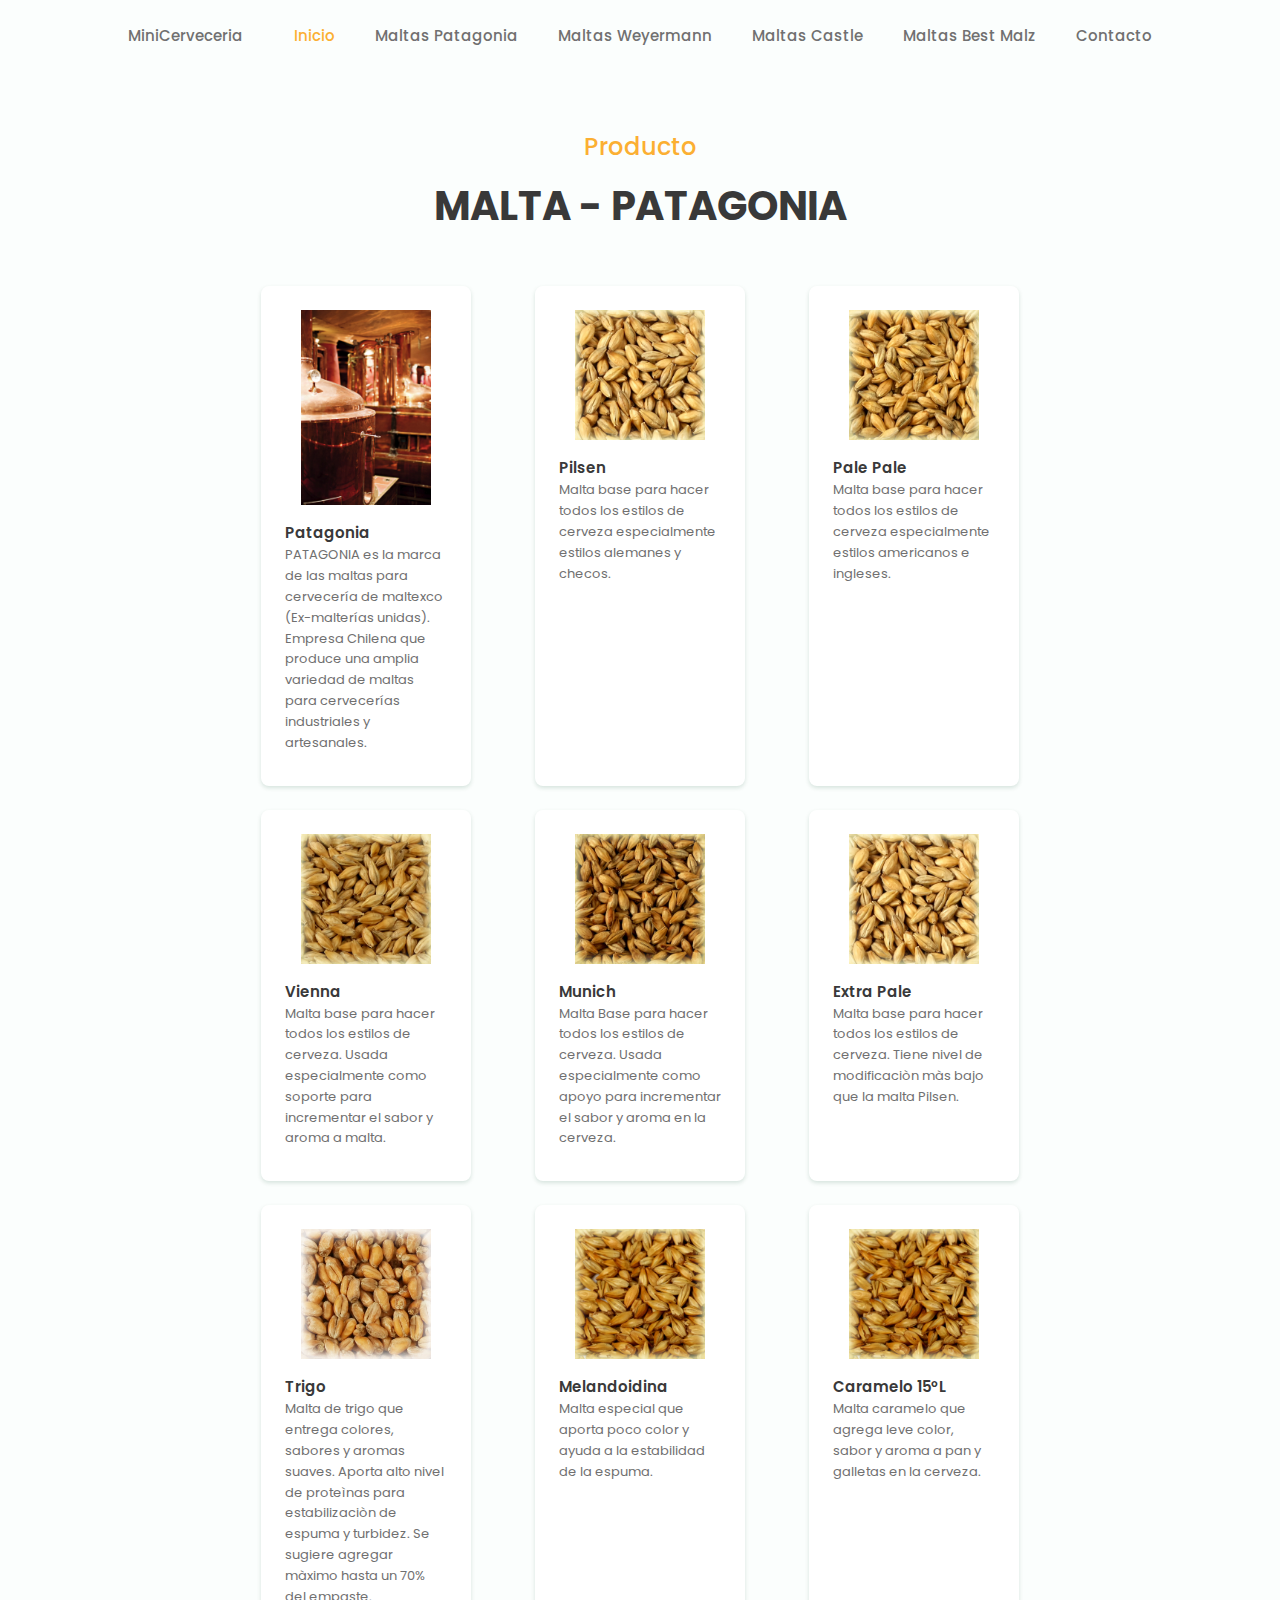
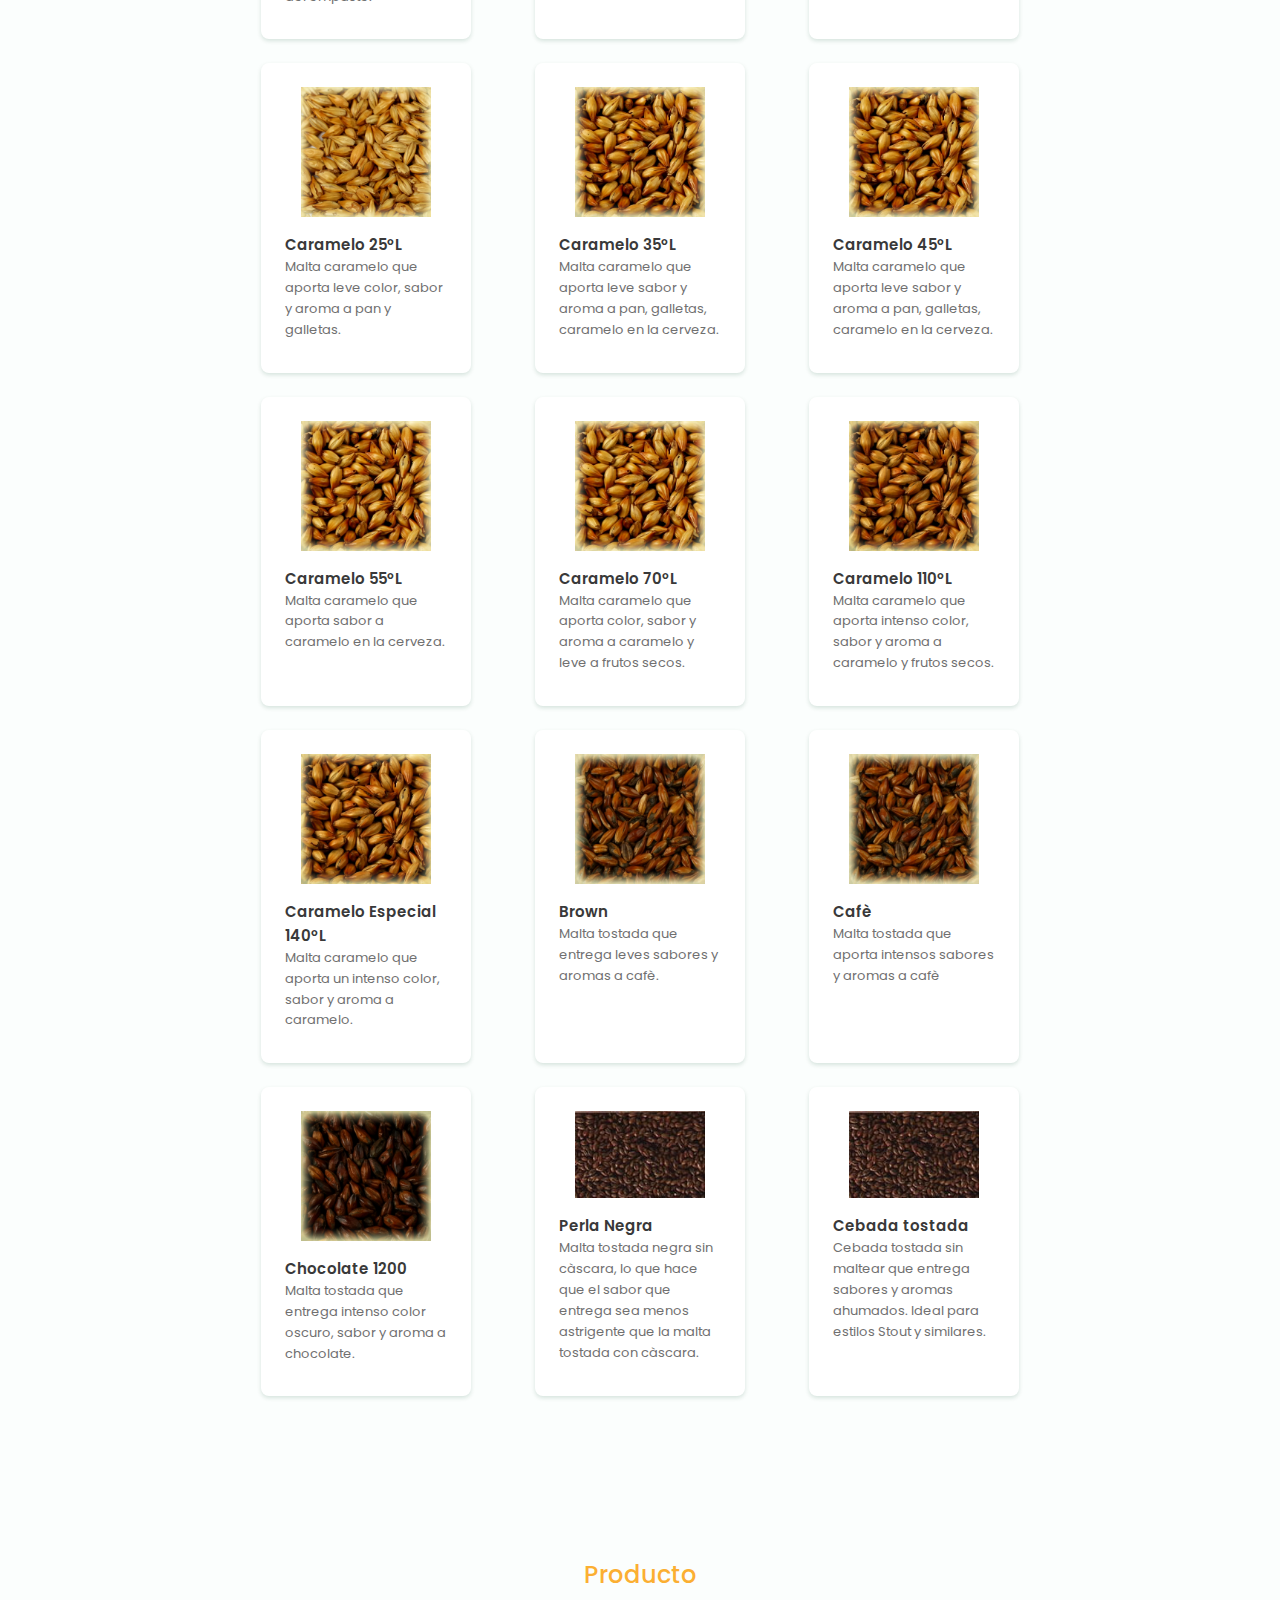
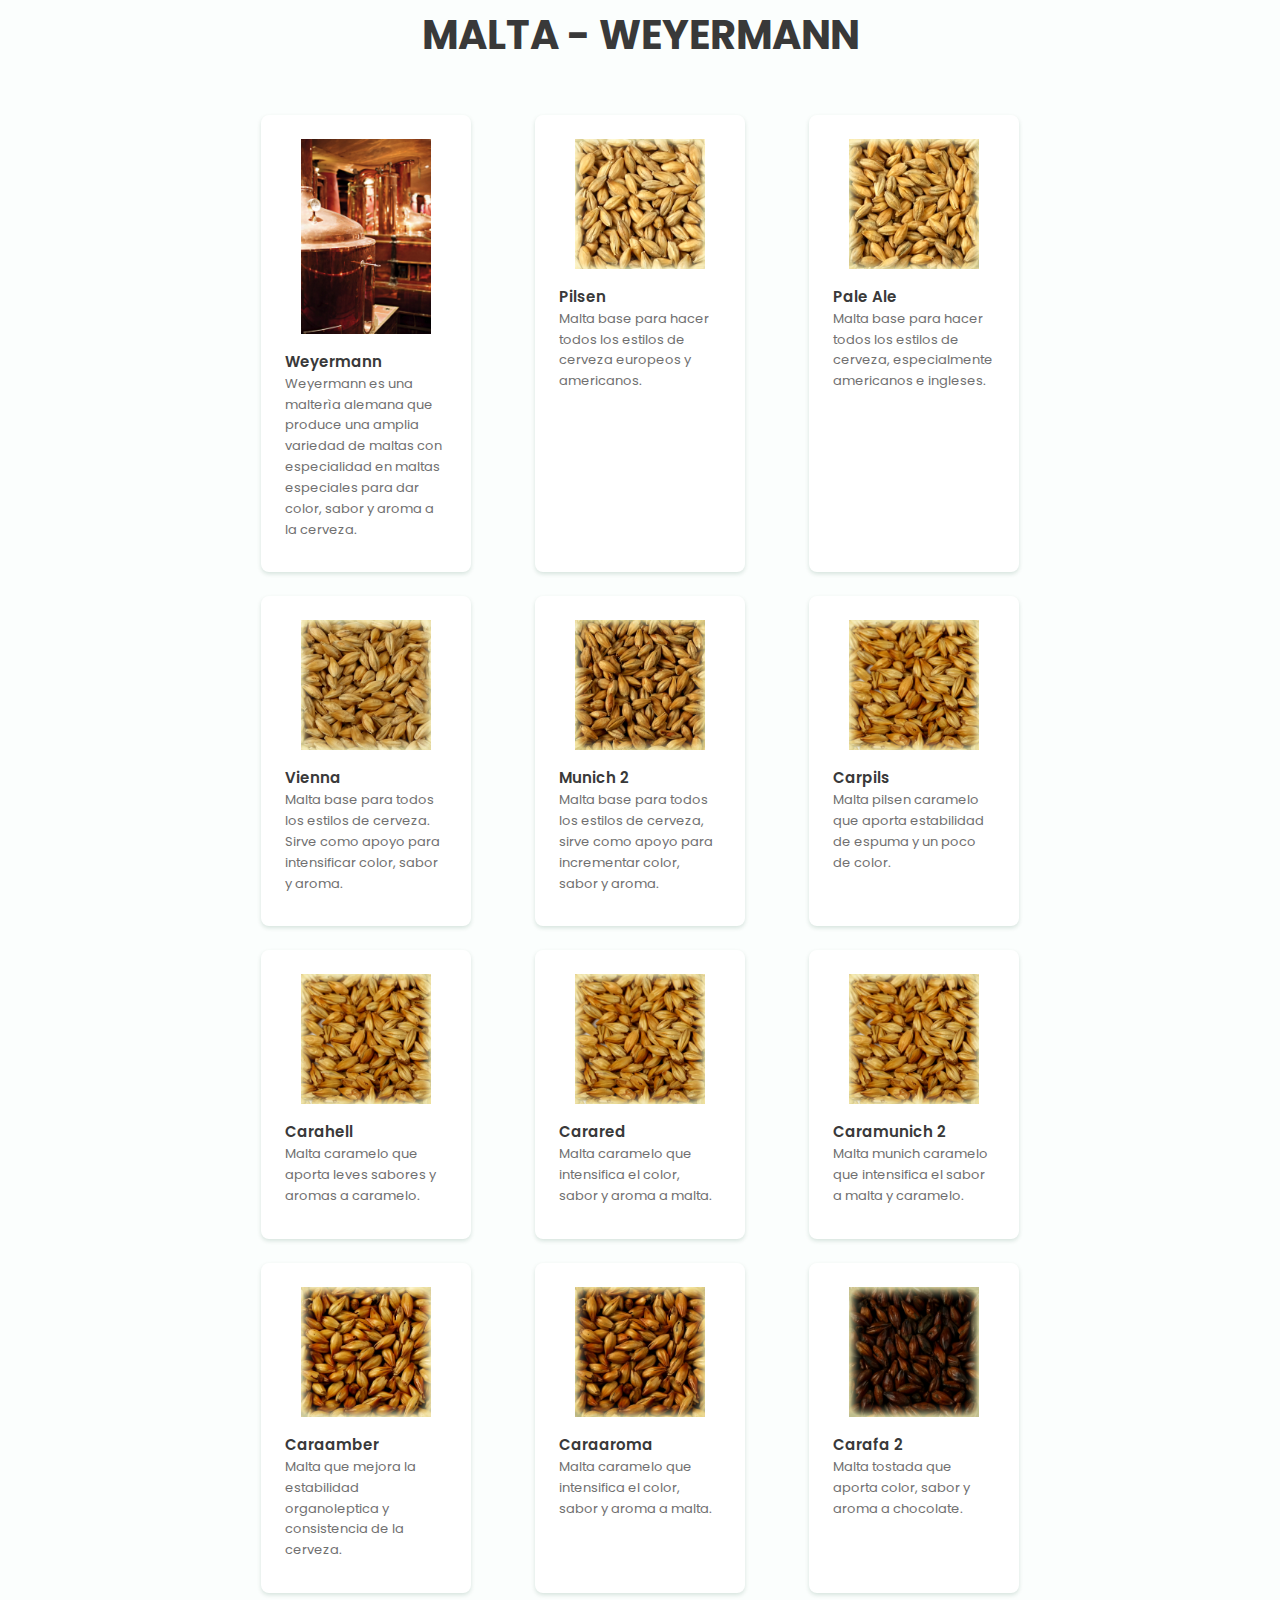
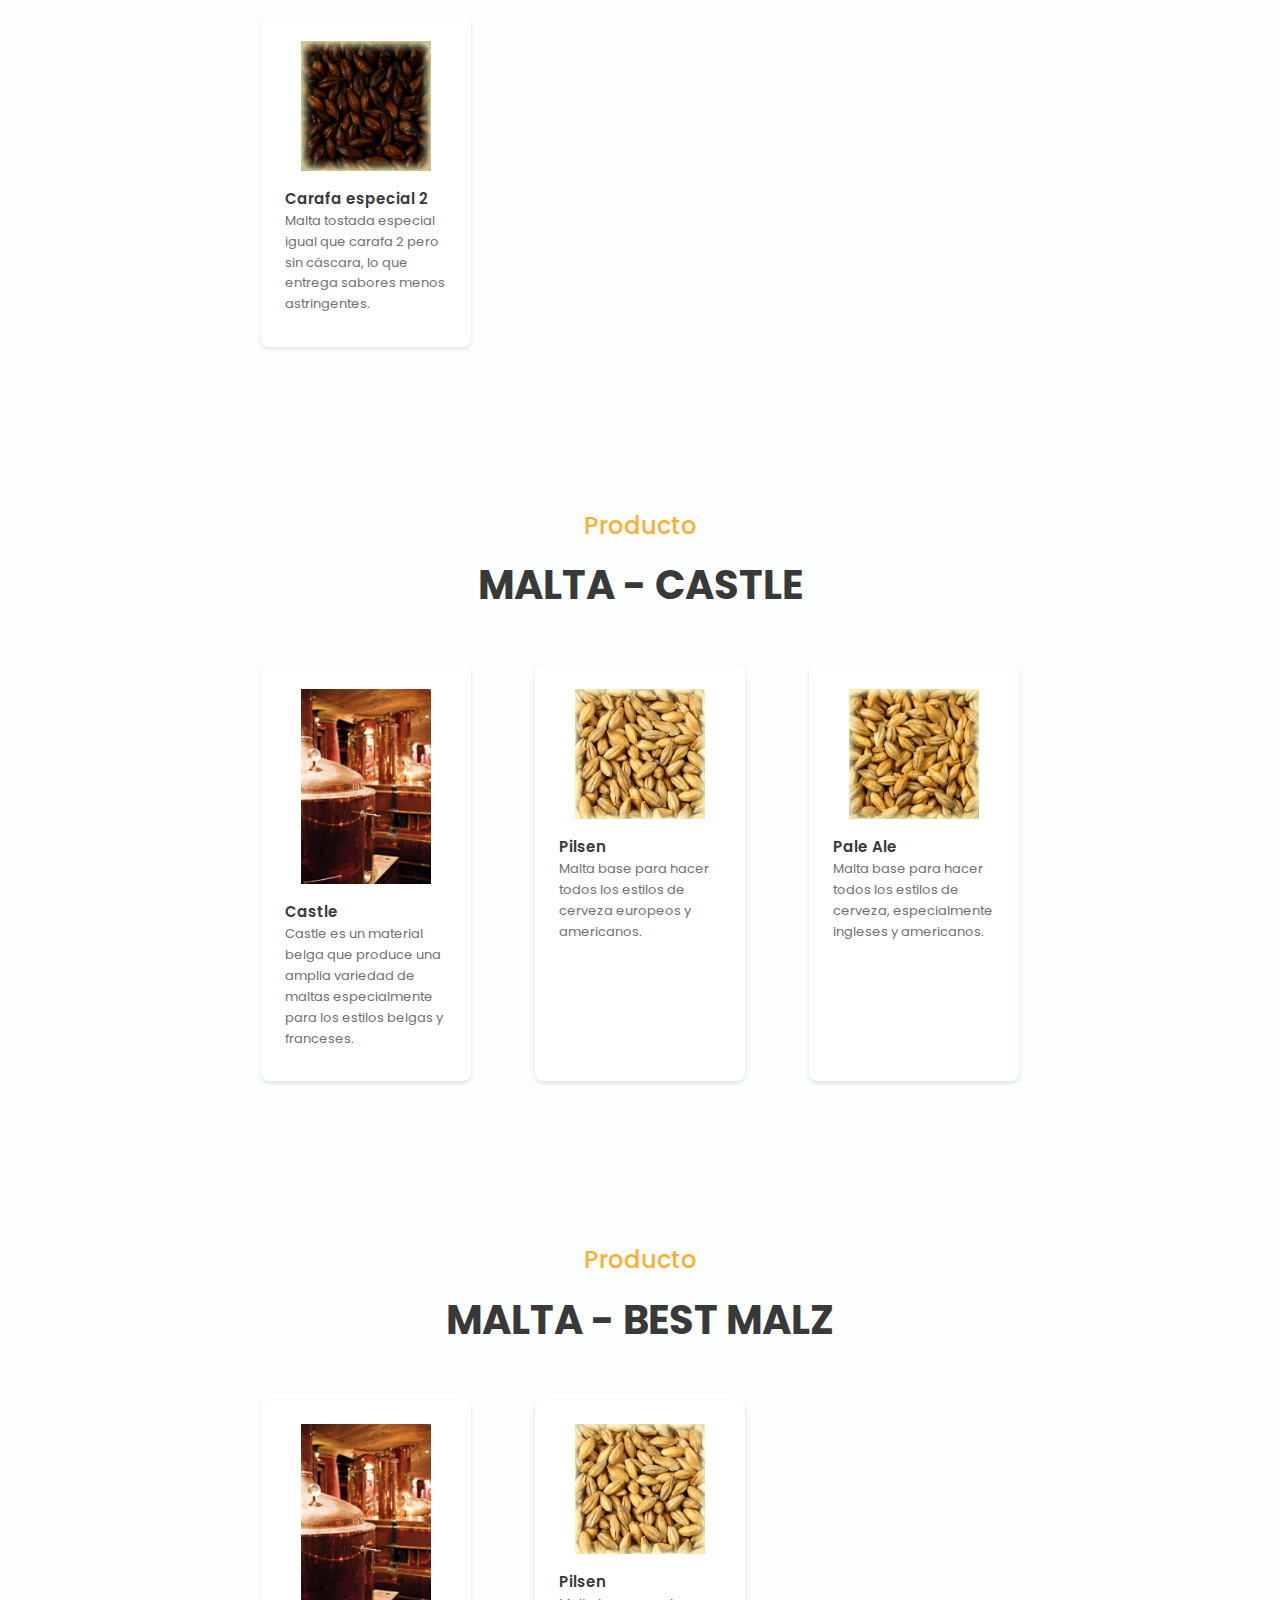
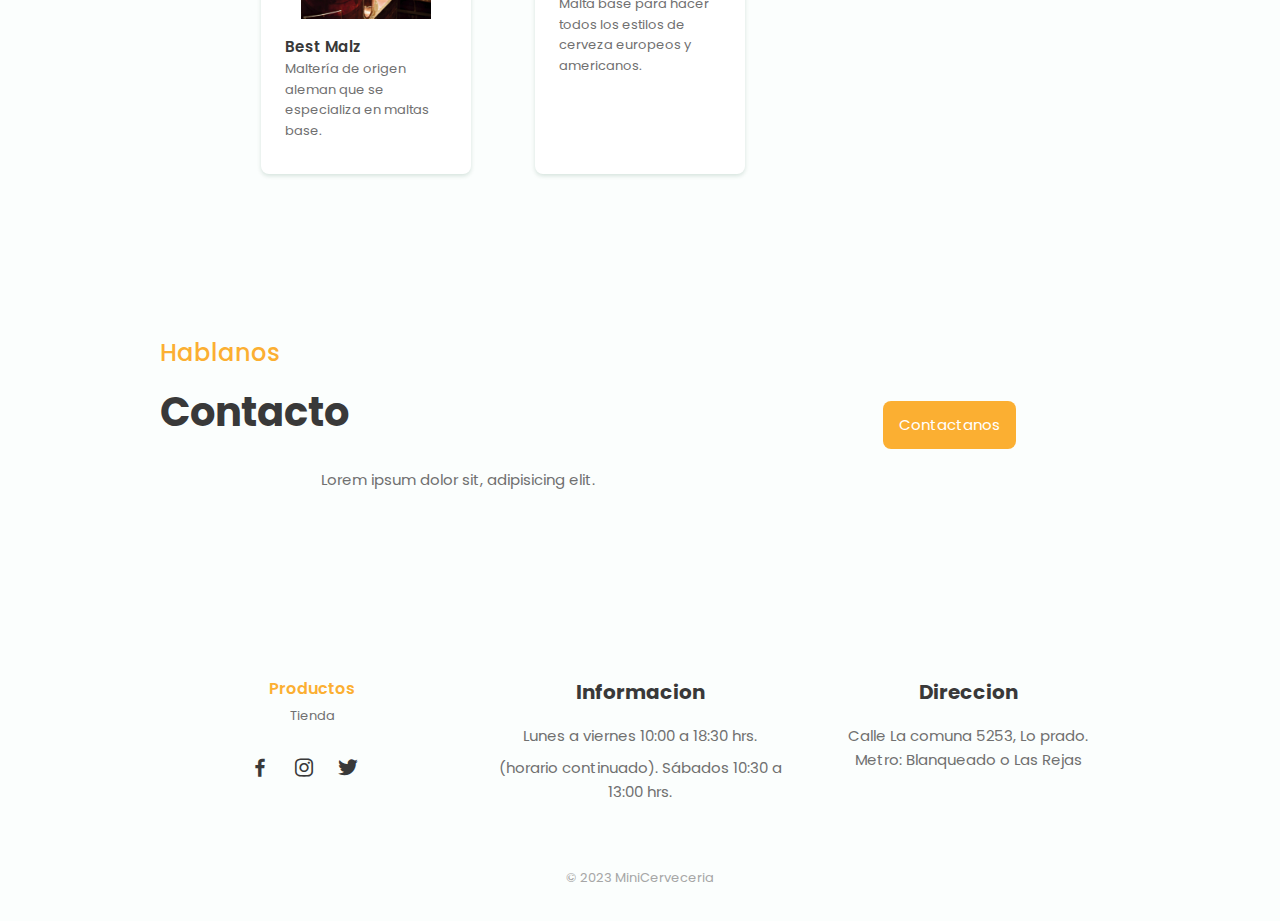
<file: Proyectos/Proyecto 3/ProyectoMiCerveceria/maltas.html>
<!DOCTYPE html>
<html lang="en">
<head>
    <meta charset="UTF-8">
    <meta http-equiv="X-UA-Compatible" content="IE=edge">
    <meta name="viewport" content="width=device-width, initial-scale=1.0">
    <title>MiniCerveceria</title>
    <link href='https://cdn.jsdelivr.net/npm/boxicons@2.0.5/css/boxicons.min.css' rel='stylesheet'>
    <link rel="stylesheet" href="css/style.css">
</head>
<body>

    <header class="l-header" id="header">

        <nav class="nav tk-container">
            <a href="index.html" class="nav_logo">MiniCerveceria</a>
            <div class="nav_menu">
                <ul class="nav_list">
                    <li class="nav_item"><a href="maltas.html" class="nav_link active-link">Inicio</a></li>
                    <li class="nav_item"><a href="#maltaPatagonia" class="nav_link">Maltas Patagonia</a></li>
                    <li class="nav_item"><a href="#maltaWeyermann" class="nav_link">Maltas Weyermann</a></li>
                    <li class="nav_item"><a href="#maltaCastle" class="nav_link">Maltas Castle</a></li>
                    <li class="nav_item"><a href="#maltaBestMalz" class="nav_link">Maltas Best Malz</a></li>
                    <li class="nav_item"><a href="#contact" class="nav_link">Contacto</a></li>
                </ul>
            </div>
        

            <div class="nav_toggle">
                <i class="bx bx-menu"></i>
            </div>
        </nav>
    </header>

    <main class="l-main">

        <!--Seccion de maltas Patagonia-->
        <section class="menu section tk-container" id="maltaPatagonia">
            <span class="section-subtitle">Producto</span>
            <h2 class="section-title">MALTA - PATAGONIA</h2>
            <div class="menu_container tk-grid">

                <div class="menu_content">
                    <img src="img/patagonia.jpg" class="menu_img" alt="">
                    <h3 class="menu_name">Patagonia</h3>
                    <span class="menu_detail">PATAGONIA es la marca de las maltas para cervecería de maltexco (Ex-malterías unidas). Empresa Chilena que produce una amplia variedad de maltas para cervecerías industriales y artesanales.</span>
                </div>
                <div class="menu_content">
                    <img src="img/pilsen.jpg" class="menu_img" alt="">
                    <h3 class="menu_name">Pilsen</h3>
                    <span class="menu_detail">Malta base para hacer todos los estilos de cerveza especialmente estilos alemanes y checos.</span>
                </div>
                <div class="menu_content">
                    <img src="img/palepale.jpg" class="menu_img" alt="">
                    <h3 class="menu_name">Pale Pale</h3>
                    <span class="menu_detail">Malta base para hacer todos los estilos de cerveza especialmente estilos americanos e ingleses.</span>
                </div>
                <div class="menu_content">
                    <img src="img/vienna.png" class="menu_img" alt="">
                    <h3 class="menu_name">Vienna</h3>
                    <span class="menu_detail">Malta base para hacer todos los estilos de cerveza. Usada especialmente como soporte para incrementar el sabor y aroma a malta.</span>
                </div>
                <div class="menu_content">
                    <img src="img/munich.png" class="menu_img" alt="">
                    <h3 class="menu_name">Munich</h3>
                    <span class="menu_detail">Malta Base para hacer todos los estilos de cerveza. Usada especialmente como apoyo para incrementar el sabor y aroma en la cerveza.</span>
                </div>
                <div class="menu_content">
                    <img src="img/extraPale.png" class="menu_img" alt="">
                    <h3 class="menu_name">Extra Pale</h3>
                    <span class="menu_detail">Malta base para hacer todos los estilos de cerveza. Tiene nivel de modificaciòn màs bajo que la malta Pilsen.</span>
                </div>
                <div class="menu_content">
                    <img src="img/trigo.jpg" class="menu_img" alt="">
                    <h3 class="menu_name">Trigo</h3>
                    <span class="menu_detail">Malta de trigo que entrega colores, sabores y aromas suaves. Aporta alto nivel de proteìnas para estabilizaciòn de espuma y turbidez. Se sugiere agregar màximo hasta un 70% del empaste.</span>
                </div>
                <div class="menu_content">
                    <img src="img/melandoidina.jpg" class="menu_img" alt="">
                    <h3 class="menu_name">Melandoidina</h3>
                    <span class="menu_detail">Malta especial que aporta poco color y ayuda a la estabilidad de la espuma.</span>
                </div>
                <div class="menu_content">
                    <img src="img/caramelo15.jpg" class="menu_img" alt="">
                    <h3 class="menu_name">Caramelo 15ºL</h3>
                    <span class="menu_detail">Malta caramelo que agrega leve color, sabor y aroma a pan y galletas en la cerveza.</span>
                </div>
                <div class="menu_content">
                    <img src="img/caramelo25.jpg" class="menu_img" alt="">
                    <h3 class="menu_name">Caramelo 25ºL</h3>
                    <span class="menu_detail">Malta caramelo que aporta leve color, sabor y aroma a pan y galletas.</span>
                </div>
                <div class="menu_content">
                    <img src="img/caramelo35.jpg" class="menu_img" alt="">
                    <h3 class="menu_name">Caramelo 35ºL</h3>
                    <span class="menu_detail">Malta caramelo que aporta leve sabor y aroma a pan, galletas, caramelo en la cerveza.</span>
                </div>
                <div class="menu_content">
                    <img src="img/caramelo45.jpg" class="menu_img" alt="">
                    <h3 class="menu_name">Caramelo 45ºL</h3>
                    <span class="menu_detail">Malta caramelo que aporta leve sabor y aroma a pan, galletas, caramelo en la cerveza.</span>
                </div>
                <div class="menu_content">
                    <img src="img/caramelo55.jpg" class="menu_img" alt="">
                    <h3 class="menu_name">Caramelo 55ºL</h3>
                    <span class="menu_detail">Malta caramelo que aporta sabor a caramelo en la cerveza.</span>
                </div>
                <div class="menu_content">
                    <img src="img/caramelo70.jpg" class="menu_img" alt="">
                    <h3 class="menu_name">Caramelo 70ºL</h3>
                    <span class="menu_detail">Malta caramelo que aporta color, sabor y aroma a caramelo y leve a frutos secos.</span>
                </div>
                <div class="menu_content">
                    <img src="img/caramelo110.jpg" class="menu_img" alt="">
                    <h3 class="menu_name">Caramelo 110ºL</h3>
                    <span class="menu_detail">Malta caramelo que aporta intenso color, sabor y aroma a caramelo y frutos secos.</span>
                </div>
                <div class="menu_content">
                    <img src="img/caramelo140.jpg" class="menu_img" alt="">
                    <h3 class="menu_name">Caramelo Especial 140ºL</h3>
                    <span class="menu_detail">Malta caramelo que aporta un intenso color, sabor y aroma a caramelo.</span>
                </div>
                <div class="menu_content">
                    <img src="img/brown.jpg" class="menu_img" alt="">
                    <h3 class="menu_name">Brown</h3>
                    <span class="menu_detail">Malta tostada que entrega leves sabores y aromas a cafè.</span>
                </div>
                <div class="menu_content">
                    <img src="img/cafe.jpg" class="menu_img" alt="">
                    <h3 class="menu_name">Cafè</h3>
                    <span class="menu_detail">Malta tostada que aporta intensos sabores y aromas a cafè</span>
                </div>
                <div class="menu_content">
                    <img src="img/chocolate12.jpg" class="menu_img" alt="">
                    <h3 class="menu_name">Chocolate 1200</h3>
                    <span class="menu_detail">Malta tostada que entrega intenso color oscuro, sabor y aroma a chocolate.</span>
                </div>
                <div class="menu_content">
                    <img src="img/perlanegra.jpg" class="menu_img" alt="">
                    <h3 class="menu_name">Perla Negra</h3>
                    <span class="menu_detail">Malta tostada negra sin càscara, lo que hace que el sabor que entrega sea menos astrigente que la malta tostada con càscara.</span>
                </div>
                <div class="menu_content">
                    <img src="img/cebadatostada.jpg" class="menu_img" alt="">
                    <h3 class="menu_name">Cebada tostada</h3>
                    <span class="menu_detail">Cebada tostada sin maltear que entrega sabores y aromas ahumados. Ideal para estilos Stout y similares.</span>
                </div>


            </div>
        </section>
        <!--Seccion de maltas Weyermann-->
        <section class="menu section tk-container" id="maltaWeyermann">
            <span class="section-subtitle">Producto</span>
            <h2 class="section-title">MALTA - WEYERMANN</h2>
            <div class="menu_container tk-grid">

                <div class="menu_content">
                    <img src="img/WEYERMANN.jpg" class="menu_img" alt="">
                    <h3 class="menu_name">Weyermann</h3>
                    <span class="menu_detail">Weyermann es una malterìa alemana que produce una amplia variedad de maltas con especialidad en maltas especiales para dar color, sabor y aroma a la cerveza.</span>
                </div>
                <div class="menu_content">
                    <img src="img/pilsen2.jpg" class="menu_img" alt="">
                    <h3 class="menu_name">Pilsen</h3>
                    <span class="menu_detail">Malta base para hacer todos los estilos de cerveza europeos y americanos.</span>
                </div>
                <div class="menu_content">
                    <img src="img/PALEALE.jpg" class="menu_img" alt="">
                    <h3 class="menu_name">Pale Ale</h3>
                    <span class="menu_detail">Malta base para hacer todos los estilos de cerveza, especialmente americanos e ingleses.</span>
                </div>
                <div class="menu_content">
                    <img src="img/vienna.png" class="menu_img" alt="">
                    <h3 class="menu_name">Vienna</h3>
                    <span class="menu_detail">Malta base para todos los estilos de cerveza. Sirve como apoyo para intensificar color, sabor y aroma.</span>
                </div>
                <div class="menu_content">
                    <img src="img/munich2.png" class="menu_img" alt="">
                    <h3 class="menu_name">Munich 2</h3>
                    <span class="menu_detail">Malta base para todos los estilos de cerveza, sirve como apoyo para incrementar color, sabor y aroma.</span>
                </div>
                <div class="menu_content">
                    <img src="img/carapils.jpg" class="menu_img" alt="">
                    <h3 class="menu_name">Carpils</h3>
                    <span class="menu_detail">Malta pilsen caramelo que aporta estabilidad de espuma y un poco de color.</span>
                </div>
                <div class="menu_content">
                    <img src="img/carahell.jpg" class="menu_img" alt="">
                    <h3 class="menu_name">Carahell</h3>
                    <span class="menu_detail">Malta caramelo que aporta leves sabores y aromas a caramelo.</span>
                </div>
                <div class="menu_content">
                    <img src="img/carared.jpg" class="menu_img" alt="">
                    <h3 class="menu_name">Carared</h3>
                    <span class="menu_detail">Malta caramelo que intensifica el color, sabor y aroma a malta.</span>
                </div>
                <div class="menu_content">
                    <img src="img/caramunich2.jpg" class="menu_img" alt="">
                    <h3 class="menu_name">Caramunich 2</h3>
                    <span class="menu_detail">Malta munich caramelo que intensifica el sabor a malta y caramelo.</span>
                </div>
                <div class="menu_content">
                    <img src="img/caraamber.jpg" class="menu_img" alt="">
                    <h3 class="menu_name">Caraamber</h3>
                    <span class="menu_detail">Malta que mejora la estabilidad organoleptica y consistencia de la cerveza.</span>
                </div>
                <div class="menu_content">
                    <img src="img/caraaroma.jpg" class="menu_img" alt="">
                    <h3 class="menu_name">Caraaroma</h3>
                    <span class="menu_detail">Malta caramelo que intensifica el color, sabor y aroma a malta.</span>
                </div>
                <div class="menu_content">
                    <img src="img/carafa2.jpg" class="menu_img" alt="">
                    <h3 class="menu_name">Carafa 2</h3>
                    <span class="menu_detail">Malta tostada que aporta color, sabor y aroma a chocolate.</span>
                </div>
                <div class="menu_content">
                    <img src="img/carafa especial.jpg" class="menu_img" alt="">
                    <h3 class="menu_name">Carafa especial 2</h3>
                    <span class="menu_detail">Malta tostada especial igual que carafa 2 pero sin cáscara, lo que entrega sabores menos astringentes.</span>
                </div>
                
            </div>
        </section>
        <!--Seccion de maltas Castle-->
        <section class="menu section tk-container" id="maltaCastle">
            <span class="section-subtitle">Producto</span>
            <h2 class="section-title">MALTA - CASTLE</h2>
            <div class="menu_container tk-grid">

                <div class="menu_content">
                    <img src="img/castle.jpg" class="menu_img" alt="">
                    <h3 class="menu_name">Castle</h3>
                    <span class="menu_detail">Castle es un material belga que produce una amplia variedad de maltas especialmente para los estilos belgas y franceses.</span>
                </div>
                <div class="menu_content">
                    <img src="img/pilsen.jpg" class="menu_img" alt="">
                    <h3 class="menu_name">Pilsen</h3>
                    <span class="menu_detail">Malta base para hacer todos los estilos de cerveza europeos y americanos.</span>
                </div>
                <div class="menu_content">
                    <img src="img/PALEALE.jpg" class="menu_img" alt="">
                    <h3 class="menu_name">Pale Ale</h3>
                    <span class="menu_detail">Malta base para hacer todos los estilos de cerveza, especialmente ingleses y americanos.</span>
                </div>
                


            </div>
        </section>
        <!--Seccion de maltas Best Malz-->
        <section class="menu section tk-container" id="maltaBestMalz">
            <span class="section-subtitle">Producto</span>
            <h2 class="section-title">MALTA - BEST MALZ</h2>
            <div class="menu_container tk-grid">

                <div class="menu_content">
                    <img src="img/bestmalz.jpg" class="menu_img" alt="">
                    <h3 class="menu_name">Best Malz</h3>
                    <span class="menu_detail">Maltería de origen aleman que se especializa en maltas base.</span>
                </div>
                <div class="menu_content">
                    <img src="img/pilsen.jpg" class="menu_img" alt="">
                    <h3 class="menu_name">Pilsen</h3>
                    <span class="menu_detail">Malta base para hacer todos los estilos de cerveza europeos y americanos.</span>
                </div>
                
            </div>
        </section>
        <!--Seccion de maltas Contacto-->
        <section class="contact section tk-container" id="contact">
            <div class="contact_container tk-grid">
                <div class="contact_data"> 
                    <span class="section-subtitle contact_initial">Hablanos</span>
                    <h2 class="section-title contact_initial">Contacto</h2>
                    <p class="contact_description">Lorem ipsum dolor sit, adipisicing elit.</p>
                </div>
                <div class="contact_button">
                    <a href="#" class="button">Contactanos</a>
                </div>
            </div>
        </section>

    </main>

    <footer class="footer section tk-container">
        <div class="footer_container tk-grid">
            <div class="footer_content">
                <a href="#" class="footer_logo">Productos</a>
                <span class="footer_description">Tienda</span>
                <div>
                    <a href="#" class="footer_social"><i class="bx bxl-facebook"></i></a>
                    <a href="#" class="footer_social"><i class="bx bxl-instagram"></i></a>
                    <a href="#" class="footer_social"><i class="bx bxl-twitter"></i></a>
                </div>
            </div>
            <div class="footer_content">
                <h3 class="footer_title">Informacion</h3>
                <ul>
                    <li><a href="#" class="footer_link">Lunes a viernes 10:00 a 18:30 hrs.</a></li>
                    <li><a href="#" class="footer_link">(horario continuado). Sábados 10:30 a 13:00 hrs.</a></li>
                </ul>
            </div>
            <div class="footer_content">
                <h3 class="footer_title">Direccion</h3>
                <ul>
                    <li>Calle La comuna 5253, Lo prado.</li+>
                    <li>Metro: Blanqueado o Las Rejas</li>
                </ul>
            </div>
        </div>
        <p class="footer_copy">&#169; 2023 MiniCerveceria</p>

    </footer>
    
    
</body>
</html>
</file>
<file: estilo.css>
@import url('https://fonts.googleapis.com/css2?family=Righteous&family=Work+Sans:wght@100;300;400;600;800&display=swap');
*{
    box-sizing: border-box;
    font-family: 'Work Sans';
    margin: 0;
    padding: 0;
}
html{
    /* me permite deslizar cuando hago clic en los links del menu */
    scroll-behavior: smooth;
}
/* MENU */
.contenedor-header{
    background: #1e2326;
    position: fixed;
    width: 100%;
    top: 0;
    left: 0;
    z-index: 99;
}
.contenedor-header header{
    max-width: 1100px;
    margin: auto;
    display: flex;
    justify-content: space-between;
    align-items: center;
    padding: 15px 20px;
}
.contenedor-header header .logo a{
    font-family: 'Righteous';
    font-size: 36px;
    color: #1CB698;
    text-decoration: none;
}
.contenedor-header header ul{
    display: flex;
    list-style: none;
}
.contenedor-header header nav ul li a{
    text-align: none;
    color: #fff;
    margin: 0 15px;
    padding: 3px;
    transition: .5s;
    text-decoration: none;
}
.contenedor-header header nav ul li a:hover{
    color: #1CB698;
}
.nav-responsive{
    background-color: #1CB698;
    color:#fff;
    padding: 5px 10px;
    border-radius: 5px;
    cursor: pointer;
    display: none;
}
/* SECCION I N I C I O */
.inicio{
    background: linear-gradient(to top, rgba(30,35,38,.8), rgba(30,35,38,1)),
    url(img/fondo.jpg);
    background-size: cover;
    height: 100vh;
    color: #fff;
    display: flex;
    align-items: center;
}
.inicio .contenido-banner{
    padding: 20px;
    background-color: #1e2326;
    max-width: 350px;
    margin: auto;
    text-align: center;
    border-radius: 40px;
}
.inicio .contenido-banner img{
    margin-top: 40px;
    border: 10px solid #1CB698;
    display: block;
    width: 80%;
    margin: auto;
    border-radius: 100%;
}
.inicio .contenido-banner h1{
    margin-top: 40px;
    font-size: 42px;
    font-family: 'Righteous';
}
.inicio .contenido-banner h2{
    font-size: 15px;
    font-weight: normal;
}
.inicio .contenido-banner .redes a{
    color: #fff;
    display: inline-block;
    text-decoration: none;
    border: 1px solid #fff;
    border-radius: 100%;
    width: 42px;
    height: 42px;
    line-height: 42px;
    margin: 40px 5px;
    font-size: 20px;
    transition: .3s;
}
.inicio .contenido-banner .redes a:hover{
    background-color: #1CB698;
}
.sobremi{
    background-color: #1e2326;
    color: #fff;
    padding: 50px 20px;
}
.sobremi .contenido-seccion{
    max-width: 1100px;
    margin: auto;
}
.sobremi h2{
    font-size: 48px;
    font-family: 'Righteous';
    text-align: center;
    padding: 20px 0;

}
.sobremi .contenido-seccion p{
    font: 18px;
    line-height: 22px;
    margin-bottom: 20px;
}
.sobremi .contenido-seccion p span{
    color: #1CB698;
    font-weight: bold;
}
.sobremi .fila{
    display: flex;
}
.sobremi .fila .col
{
    width: 50%;
}
.sobremi .fila .col h3{
    font-size: 28px;
    font-family: 'Righteous';
    margin-bottom: 25px;
}
.sobremi .fila .col ul{
    list-style: none;
}
.sobremi .fila .col ul li{
    margin: 12px 0;
}
.sobremi .fila .col ul li strong{
    display: inline-block;
    color: #1CB698;
    width: 130px;
}
.sobremi .fila .col ul li span{
    background-color: #1CB698;
    padding: 3px;
    font-weight: bold;
    border-radius: 5px;
}
.sobremi .fila .col .contenedor-intereses{
    display: flex;
    flex-wrap: wrap;
}
.sobremi .fila .col .contenedor-intereses .interes{
    width: 100px;
    height: 100px;
    background-color: #252A2E;
    border-radius: 10px;
    margin: 0 15px 15px 0;
    display: flex;
    flex-direction: column;
    align-items: center;
    justify-content: center;
    transition: .3s;
}.sobremi .fila .col .contenedor-intereses .interes:hover{
    background-color: #1CB698;
}
.sobremi .fila .col .contenedor-intereses .interes i{
    font-size: 30px;
    margin-bottom: 10px;
}
.sobremi button{
    cursor: pointer;
    background-color: transparent;
    border: 2px solid #fff;
    width: fit-content;
    display: block;
    margin: 20px auto;
    padding: 10px 22px;
    font-size: 16px;
    color: #fff;
    position: relative;
    z-index: 10;
}
.sobremi button .overlay{
    position: absolute;
    top: 0;
    left: 0;
    width: 0;
    height: 100%;
    background-color: #1CB698;
    z-index: -1;
    transition: 1s;
}
.sobremi button:hover .overlay{
    width: 100%;
}
/* SECCION S K I L L S */
.skills{
    background-color: #252A2E;
    color: #fff;
    padding: 50px 20px;
}
.skills .contenido-seccion{
    max-width: 1100px;
    margin: auto;
}
.skills h2{
    font-size: 48px;
    font-family: 'Righteous';
    text-align: center;
    padding: 20px 0;

}
.skills .fila{
    display: flex;
}
.skills .fila .col{
    width: 50%;
    padding: 0 20px;
}
.skills .fila .col h3{
    font-size: 28px;
    font-family: 'Righteous';
    margin-bottom: 25px;
}
.skills .skill > span{
    font-weight: bold;
    display: block;
    margin-bottom: 10px;
}
.skills .skill .barra-skill{
    height: 8px;
    width: 80%;
    background-color: #131517;
    position: relative;
    margin-bottom: 30px;
}
.skills .skill .progreso{
    background-color: #1CB698;
    position: absolute;
    top: 0;
    left: 0;
    height: 8px;
}
.skills .skill .barra-skill span{
    position: absolute;
    height: 40px;
    width: 40px;
    background-color: #1CB698;
    border-radius: 50px;
    line-height: 40px;
    text-align: center;
    top: -17px;
    right: -15px;
    font-size: 14px;
}
/* Estas clases se agregaran dinamicamente mediante javascript */
.skills .skill .javascript{
    width: 0%;
    animation: 2s javascript forwards;
}
@keyframes javascript {
    0%{width: 0%;}
    100%{width: 75%;}
}

.skills .skill .htmlcss{
    width: 0%;
    animation: 2s htmlcss forwards;
}
@keyframes htmlcss {
    0%{width: 0%;}
    100%{width: 89%;}
}

.skills .skill .photoshop{
    width: 0%;
    animation: 2s photoshop forwards;
}
@keyframes photoshop {
    0%{width: 0%;}
    100%{width: 95%;}
}
.skills .skill .comunicacion{
    width: 0%;
    animation: 2s comunicacion forwards;
}
@keyframes comunicacion {
    0%{width: 0%;}
    100%{width: 70%;}
}
.skills .skill .trabajo{
    width: 0%;
    animation: 2s trabajo forwards;
}
@keyframes trabajo {
    0%{width: 0%;}
    100%{width: 70%;}
}
.skills .skill .creatividad{
    width: 0%;
    animation: 2s creatividad forwards;
}
@keyframes creatividad {
    0%{width: 0%;}
    100%{width: 80%;}
}
.skills .skill .dedicacion{
    width: 0%;
    animation: 2s dedicacion forwards;
}
@keyframes dedicacion {
    0%{width: 0%;}
    100%{width: 85%;}
}
.skills .skill .proyect{
    width: 0%;
    animation: 2s proyect forwards;
}
@keyframes proyect {
    0%{width: 0%;}
    100%{width: 65%;}
}
/* SECCION CURRICULUM */
.curriculum{
    background-color: #1e2326;
    color: #fff;
    padding: 50px 20px;
}
.curriculum .contenido-seccion{
    max-width: 1100px;
    margin: auto;
}
.curriculum h2{
    font-size: 48px;
    font-family: 'Righteous';
    text-align: center;
    padding: 20px 0;

}
.curriculum .fila{
    display: flex;
    justify-content: space-between;
}
.curriculum .fila .col{
    width: 49%;
    padding: 0 20px;
}
.curriculum .fila .col h3{
    font-size: 28px;
    font-family: 'Righteous';
    margin-bottom: 25px;
}
.curriculum .fila .izquierda{
    border-right: 2px solid #252A2E;
}
.curriculum .fila .derecha{
    border-left: 2px solid #252A2E;
}
.curriculum .fila .item{
    padding: 25px;
    margin-bottom: 30px;
    background-color: #252A2E;
    position: relative;
}
.curriculum .fila .item h4{
    font-size: 20px;
    margin-bottom: 10px;
}
.curriculum .fila .item .casa{
    color: #1CB698;
    font-size: 22px;
    font-weight: bold;
    display: block;
}
.curriculum .fila .item .fecha{
    display: block;
    color: #1CB698;
    margin-bottom: 10px;
}
.curriculum .fila .item p{
    line-height: 24px;
}
.curriculum .fila .izq{
    border-right: 2px solid #1CB698;
    margin-right: 20px;
}
.curriculum .fila .der{
    border-left: 2px solid #1CB698;
    margin-left: 20px;
}
.curriculum .fila .item .conectori{
    height: 2px;
    background-color: #1CB698;
    width: 47px;
    position: absolute;
    top: 50%;
    right: -47px;
    z-index: 5;
}
.curriculum .fila .item .conectori .circuloi{
    display: block;
    height: 10px;
    width: 10px;
    border-radius: 50%;
    background-color: #1CB698;
    float: right;
    position: relative;
    bottom: 4px;
}
.curriculum .fila .item .conectord{
    height: 2px;
    background-color: #1CB698;
    width: 47px;
    position: absolute;
    top: 50%;
    left: -47px;
    z-index: 5;
}
.curriculum .fila .item .conectord .circulod{
    display: block;
    height: 10px;
    width: 10px;
    border-radius: 50%;
    background-color: #1CB698;
    float: left;
    position: relative;
    bottom: 4px;
}
/* SECCION PORTFOLIO */
.portfolio{
    background-color: #252A2E;
    color: #fff;
    padding: 50px 20px;
}
.portfolio .contenido-seccion{
    max-width: 1100px;
    margin: auto;
}
.portfolio h2{
    font-size: 48px;
    font-family: 'Righteous';
    text-align: center;
    padding: 20px 0;
}
.portfolio .galeria{
    display: flex;
    flex-wrap: wrap;
    justify-content: space-around;
}
.portfolio .galeria .proyecto{
    position: relative;
    max-width: 340px;
    height: fit-content;
    margin: 10px;
    cursor: pointer;
}
.portfolio .galeria .proyecto img{
    width: 100%;
    display: block;
}
.portfolio .galeria .proyecto .overlay{
    position: absolute;
    top: 0;
    width: 100%;
    height: 100%;
    text-align: center;
    background: linear-gradient(rgba(28,182,152,.8), rgba(28,182,152,.8));
    display: flex;
    flex-direction: column;
    justify-content: center;
    transition: 1s;
    font-size: 18px;
    letter-spacing: 3px;
    opacity: 0;
}
.portfolio .galeria .proyecto .overlay h3{
    margin-bottom: 20px;
    transition: 1s;
}
.portfolio .galeria .proyecto .overlay:hover{
    opacity: 1;
}
.portfolio .galeria .proyecto .overlay:hover h3{
    margin-bottom: 0px;
}
/* SECCION CONTACTO */
.contacto{
    background-image: url(img/contact_bg.png);
    background-color: #1e2326;
    color: #fff;
    padding: 50px 0;
}
.contacto .contenido-seccion{
    max-width: 1100px;
    margin: auto;
}
.contacto h2{
    font-size: 48px;
    font-family: 'Righteous';
    text-align: center;
    padding: 20px 0;
}
.contacto .fila{
    display: flex;
}
.contacto .col{
    width: 50%;
    padding: 10px;
    position: relative;
}
.contacto .col input, .contacto .col textarea{
    display: block;
    width: 100%;
    padding: 18px;
    border: none;
    margin-bottom: 20px;
    background-color: #252A2E;
    color: #fff;
    font-size: 18px;
}
.contacto button{
    cursor: pointer;
    background-color: transparent;
    border: 2px solid #fff;
    width: fit-content;
    display: block;
    margin: 20px auto;
    padding: 10px 22px;
    font-size: 16px;
    color: #fff;
    position: relative;
    z-index: 10;
}
.contacto button .overlay{
    position: absolute;
    top: 0;
    left: 0;
    width: 0;
    height: 100%;
    background-color: #1CB698;
    z-index: -1;
    transition: 1s;
}
.contacto button:hover .overlay{
    width: 100%;
}
.contacto .col img{
    width: 100%;
}
.contacto .col .info{
    position: absolute;
    top: 40%;
    background-color: #252A2E;
    padding: 20px;
    max-width: 350px;
    left: 50%;
    transform: translate(-50%, -50%);
}
.contacto .col .info ul{
    list-style: none;
}
.contacto .col .info ul li{
    margin-bottom: 20px;
}
.contacto .col .info ul li i{
    color: #1CB698;
    display: inline-block;
    margin-right: 20px;
}
footer{
    background-color: #252A2E;
    color: #fff;
    padding: 50px 0 30px 0;
    text-align: center;
    position: relative;
    width: 100%;
}
footer .redes{
    margin-bottom: 20px;
}
footer .redes a{
    color: #fff;
    display: inline-block;
    text-decoration: none;
    border: 1px solid #fff;
    border-radius: 100%;
    width: 42px;
    height: 42px;
    line-height: 42px;
    margin: 40px 5px;
    font-size: 20px;
    transition: .3s;
}
footer .arriba{
    display: block;
    width: 50px;
    height: 50px;
    background-color: #1CB698;
    color: #fff;
    position: absolute;
    left: 50%;
    transform: translateX(-50%);
    top: -25px;
    border-radius: 50%;
    line-height: 50px;
    font-size: 18px;
}
/* SECCION RESPONSIVE */
@media screen and (max-width:980px){
    nav{
        display: none;
    }
    .nav-responsive{
        display: block;
    }
    nav.responsive{
        display: block;
        position: absolute;
        right: 0;
        top: 75px;
        background-color: #252A2E;
        width: 180px;
    }
    nav.responsive ul{
        display: block !important;
    }
    nav.responsive ul li{
        border-bottom: 1px solid #fff;
        padding: 10px 0;
    }
}
@media screen and (max-width:700px){
    .sobremi .fila{
        display: block;
    }
    .sobremi .fila .col{
        width: fit-content;
    }

    .skills .fila{
        display: block;
    }
    .skills .fila .col{
        width: 100%;
    }
    .skills .fila .col .barra-skill{
        width: 100%;
    }

    .curriculum .fila{
        display: block;
    }
    .curriculum .fila .col{
        width: 90%;
    }
    .curriculum .fila .derecha{
        margin-left: 20px;
    }

    .portfolio .galeria{
        display: block;
        width: 100%;
    }
    .portfolio .galeria .proyecto{
        max-width: 100%;
    }
    .portfolio .galeria .proyecto img{
        width: 100%;
    }
    .contacto .fila{
        display: block;
    }
    .contacto .fila .col{
        width: 100%;
    }
}
</file>
<file: Proyectos/Proyecto 3/ProyectoMiCerveceria/css/style.css>
@import url("https://fonts.googleapis.com/css2?family=Poppins:wght@400;500;600&display=swap");
*,::before,::after{
    box-sizing: border-box;
}

:root{
    --bg-color: #fbfefd;
    --bg-second-color: #707070;
    --primari-color: #fbaf32; 
    --secondary-color: #393939;
}

body {
    margin: 3rem 0 0 0;
    font-family: 'Poppins', sans-serif;
    font-size: .938rem;
    background-color: var(--bg-color);
    color: #707070;
    line-height: 1.6;
}
h1,h2,h3,p,ul {
    margin: 0;
}
ul {
    padding: 0;
    list-style: none;
}
a {
    text-decoration: none;
}
img {
    max-width: 100%;
    height: auto;
}

.section {
    padding: 2rem 0 2rem;
}

.section-title, .section-subtitle {
    text-align: center;
}
.section-title {
    font-size: 2.5rem;
    color: #393939;
    margin-bottom: 1.5rem;
}

.section-subtitle {
    font-size: 1.5rem;
    display: block;
    color: #fbaf32;
    font-weight: 500;
    margin-bottom: .5rem;
}

.tk-container {
    max-width: 960px;
    width: calc(100% - 2rem);
    margin-left: 1rem;
    margin-right: 1rem;
}
.tk-grid {
    display: grid;
    gap: 1.5rem;
}

.l-header {
    width: 100%;
    position: fixed;
    top: 0;
    left: 0;
    z-index: 100;
    background-color: #fbfefd;
}

.nav {
    max-width: 1024px;
    height: 3rem;
    display: flex;
    justify-content: space-between;
    align-items: center;
}
.nav_menu{
    display: none;
}
@media screen and (max-width:768px){
    .nav.menu{
        position: fixed;
        top:-100%;
        left: 0;
        width: 100%;
        padding: 1.5rem 0 1rem;
        text-align: center;
        background-color: #fbfefd;
        transition: .4s;
        box-shadow: 0 4px 4px rgba(0, 0, 0, .1);
        border-radius: 0 0 1rem 1rem;
        z-index: 100;
    }
}

.nav_item {
    margin-bottom: 1rem;
}
.nav_link, .nav_logo, .nav_toggle {
    color: #707070;
    font-weight: 500;
}

.nav_logo:hover{
    color: #fbaf32;
}
.nav_link {
    transition: .3s;
}
.nav_link:hover {
    color: #fbaf32;
}
.nav_toggle {
    font-size: 1.3rem;
    cursor: pointer;
}

.show-menu{
    top: 3rem;
}
.active-link {
    color: #fbaf32;
}

.home {
    background-image: linear-gradient(rgba(0,0,0,0.3),rgba(0,0,0,0.3)),
     url(../img/header2.jpg);
     background-position: center center;
     background-size: cover;
}
.home_container {
    height: calc(100vh - 3rem);
    align-content: center;
}
.home_data {
    text-align: center;
}
.home_title {
    font-size: 4.25rem;
    color: #fbaf32;
    margin-bottom: .5rem;
}
.home_subtitle {
    font-size: 1.5rem;
    color: #fff;
    margin-bottom: 2rem;
}

.button{
    display: inline-block;
    background-color: #fbaf32;
    color: #fff;
    padding: .75rem 1rem;
    border-radius: .5rem;
    transition: .3s;
}
.button:hover {
    background-color: #e78e00;
}

.about_data {
    
    text-align: center;
}
.about_description {
    margin-bottom: 1.5rem;
}
.about_img {
    width: 280px;
    border-radius: .5rem;
    justify-self: center;
}

.services_container{
    row-gap: 2.5rem;
    grid-template-columns: repeat(auto-fit, minmax(220px, 1fr));
}

.services_content {
    text-align: center;
}
.services_content button {
    display: inline-block;
    background-color: #fbaf32;
    color: #fbfffa;
    padding: .5rem;
    border-radius: .5rem;
    box-shadow: white;
}
.services_img {
    width: 64px;
    height: 64px;
    fill: #fbaf32;
    margin-bottom: 1rem;
}
.services_title {
    font-size: 1rem;
    color: #393939;
    margin-bottom: .5rem;
}
.service_description {
    padding: 0 1.5rem;
}

.menu_container {
    grid-template-columns: repeat(2, 1fr);
    justify-content: center;
}

.menu_content{
    position: relative;
    display: flex;
    flex-direction: column;
    background-color: #fff;
    border-radius: .5rem;
    box-shadow: 0 2px 4px rgba(3, 74, 40, .15);
    padding: .75rem;
}
.menu_img{
    width: 100px;
    align-self: center;
    margin-bottom: 1rem;
}

.menu_name, .menu_preci{
    font-weight: 600;
    color: #393939;
}
.menu_name {
    font-size: .938rem;
}
.menu_detail, .menu_preci {
    font-size: .813rem;
}
.menu_detail {
    margin-bottom: .5rem;
}
.menu_preci{
    padding-bottom: 30px;
}

.menu_button {
    position: absolute;
    bottom: 0;
    right: 0;
    display: flex;
    padding: 10px 97px;
}

.app_data{
    text-align: center;
}
.app_description{
    margin-bottom: 2.5rem;
}
.app_stores{
    margin-bottom: 2rem;
}
.app_store{
    width: 120px;
}

.app_img {
    width: 230px;
    justify-self: center;
}

.contact_container {
    text-align: center;
}
.contact_description {
    margin-bottom: 1.5rem;
}

.footer_container{
    grid-template-columns: repeat(auto-fit, minmax(220px, 1fr));
    row-gap: 2rem;
}
.footer_content {
text-align: center;
}
.footer_logo {
    font-size: 1rem;
    color: #fbaf32;
    font-weight: 600;
}

.footer_description {
    display: block;
    font-size: .813rem;
    margin: .25rem 0 1.5rem;
}
.footer_social{
    font-size: 1.5rem;
    color: #393939;
    margin-right: 1rem;
}
.footer_title{
    font-size: 1.25rem;
    color: #393939;
    margin-bottom: 1rem;
}
.footer_link {
    display: inline-block;
    color: #707070;
    margin-bottom: .5rem;
}
.footer_link:hover{
    color: #fbaf32;
}

.footer_copy {
    text-align: center;
    font-size: .813rem;
    color: #a6a6a6;
    margin-top: 3.5rem;
}

@media screen and (min-width:576px) {
    .about_container,
    .app_container {
        grid-template-columns: repeat(2,1fr);
        align-items: center;
    }
    .about_data, .about_initial,
    .app_data, .app_initial,
    .container_container, .contact_initial{
        text-align: initial;
    }
    .about_img, .app_img {
        width: 380px;
        order: -1;
    }
    .contact_container{
        grid-template-columns: 1.75fr 1fr;
        align-items: center;
    }
    .contact_button {
        justify-self: center;
    }
}

@media screen and (min-width:768px) {
    body {
        margin: 0;
    }
    .section {
        padding-top: 8rem;
    }
    .nav {
        height: calc(3rem + 1.5rem);
    }
    .nav_menu{
        display: block;
    }
    .nav_list{
        display: flex;
    }
    .nav_item{
        margin-left: 2.5rem;
        margin-bottom: 0;
    }
    .nav_toggle {
        display: none;
    }
    .home_container {
        height: 100vh;
        justify-items: center;
    }
    .services_container,
    .menu_container {
        margin-top: 3rem;
    }
    .menu_container {
        grid-template-columns: repeat(3, 210px);
        column-gap: 4rem;
    }
    .menu_content {
        padding: 1.5rem;
    }
    .menu_img{
        width: 130px;
    }
    .app_store{
        margin: 0 .5rem 0 0;
    }

}

@media screen and (min-width:960px) {
    .tk-container {
        margin-left: auto;
        margin-right: auto;
    }
    .about_container,
    .app_container {
        column-gap: 7rem;
    }
}

@media screen and (min-width:721px) {
    .home_container {
        height: 640px;
    }
}
</file>
<file: Proyectos/Proyecto 3/ProyectoMiCerveceria/css2/estilos.css>
*{
    margin: 0;
    padding: 0;
    box-sizing: border-box;
    text-decoration: none;
    font-family: 'Roboto', sans-serif;
}

body{
    background-image: url(../images/cerveza2.jpg);
    background-size: cover;
    background-repeat: no-repeat;
    background-position: center;
    background-attachment: fixed;
}

main{
    width: 100%;
    padding: 20px;
    margin: auto;
    margin-top: 100px;
}

.contenedor__todo{
    width: 100%;
    max-width: 800px;
    margin: auto;
    position: relative;
}

.caja__trasera{
    width: 100%;
    padding: 10px 20px;
    display: flex;
    justify-content: center;
    -webkit-backdrop-filter: blur(10px);
    backdrop-filter: blur(10px);
    background-color: rgba(255, 190, 10, 0.5);

}

.caja__trasera div{
    margin: 100px 40px;
    color: white;
    transition: all 500ms;
}


.caja__trasera div p,
.caja__trasera button{
    margin-top: 30px;
}

.caja__trasera div h3{
    font-weight: 400;
    font-size: 26px;
}

.caja__trasera div p{
    font-size: 16px;
    font-weight: 300;
}

.caja__trasera button{
    padding: 10px 40px;
    border: 2px solid #fff;
    font-size: 14px;
    background: transparent;
    font-weight: 600;
    cursor: pointer;
    color: white;
    outline: none;
    transition: all 300ms;
}

.caja__trasera button:hover{
    background: #fff;
    color: #f7d201;
}

/*Formularios*/

.contenedor__login-register{
    display: flex;
    align-items: center;
    width: 100%;
    max-width: 380px;
    position: relative;
    top: -185px;
    left: 10px;

    /*La transicion va despues del codigo JS*/
    transition: left 500ms cubic-bezier(0.175, 0.885, 0.320, 1.275);
}

.contenedor__login-register form{
    width: 100%;
    padding: 80px 20px;
    background: white;
    position: absolute;
    border-radius: 20px;
}

.contenedor__login-register form h2{
    font-size: 30px;
    text-align: center;
    margin-bottom: 20px;
    color: #fc7507;
}

.contenedor__login-register form input{
    width: 100%;
    margin-top: 20px;
    padding: 10px;
    border: none;
    background: #F2F2F2;
    font-size: 16px;
    outline: none;
}

.contenedor__login-register form button{
    padding: 10px 40px;
    margin-top: 40px;
    border: none;
    font-size: 14px;
    background: #f39f03;
    font-weight: 600;
    cursor: pointer;
    color: white;
    outline: none;
}




.formulario__login{
    opacity: 1;
    display: block;
}
.formulario__register{
    display: none;
}



@media screen and (max-width: 850px){

    main{
        margin-top: 50px;
    }

    .caja__trasera{
        max-width: 350px;
        height: 300px;
        flex-direction: column;
        margin: auto;
    }

    .caja__trasera div{
        margin: 0px;
        position: absolute;
    }


    /*Formularios*/

    .contenedor__login-register{
        top: -10px;
        left: -5px;
        margin: auto;
    }

    .contenedor__login-register form{
        position: relative;
    }
}

.nav {
    max-width: 1024px;
    height: 3rem;
    display: flex;
    justify-content: space-between;
    align-items: center;
}
.nav_menu{
    display: none;
}
@media screen and (max-width:768px){
    .nav.menu{
        position: fixed;
        top:-100%;
        left: 0;
        width: 100%;
        padding: 1.5rem 0 1rem;
        text-align: center;
        background-color: #fbfefd;
        transition: .4s;
        box-shadow: 0 4px 4px rgba(0, 0, 0, .1);
        border-radius: 0 0 1rem 1rem;
        z-index: 100;
    }
}

h1,h2,h3,p,ul {
    margin: 0;
}
ul {
    padding: 0;
    list-style: none;
}
a {
    text-decoration: none;
}
img {
    max-width: 100%;
    height: auto;
}

.section {
    padding: 2rem 0 2rem;
}

.section-title, .section-subtitle {
    text-align: center;
}
.section-title {
    font-size: 2.5rem;
    color: #393939;
    margin-bottom: 1.5rem;
}

.section-subtitle {
    font-size: 1.5rem;
    display: block;
    color: #fbaf32;
    font-weight: 500;
    margin-bottom: .5rem;
}

.tk-container {
    max-width: 960px;
    width: calc(100% - 2rem);
    margin-left: 1rem;
    margin-right: 1rem;
}
.tk-grid {
    display: grid;
    gap: 1.5rem;
}

.l-header {
    width: 100%;
    position: fixed;
    top: 0;
    left: 0;
    z-index: 100;
    background-color: #fbfefd;
}

.nav {
    max-width: 1024px;
    height: 3rem;
    display: flex;
    justify-content: space-between;
    align-items: center;
}
.nav_menu{
    display: none;
}
@media screen and (max-width:768px){
    .nav.menu{
        position: fixed;
        top:-100%;
        left: 0;
        width: 100%;
        padding: 1.5rem 0 1rem;
        text-align: center;
        background-color: #fbfefd;
        transition: .4s;
        box-shadow: 0 4px 4px rgba(0, 0, 0, .1);
        border-radius: 0 0 1rem 1rem;
        z-index: 100;
    }
}

.nav_item {
    margin-bottom: 1rem;
}
.nav_link, .nav_logo, .nav_toggle {
    color: #707070;
    font-weight: 500;
}

.nav_logo:hover{
    color: #fbaf32;
}
.nav_link {
    transition: .3s;
}
.nav_link:hover {
    color: #fbaf32;
}
.nav_toggle {
    font-size: 1.3rem;
    cursor: pointer;
}

.show-menu{
    top: 3rem;
}
.active-link {
    color: #fbaf32;
}

.home {
    background-image: linear-gradient(rgba(0,0,0,0.3),rgba(0,0,0,0.3)),
     url(../img/header2.jpg);
     background-position: center center;
     background-size: cover;
}
.home_container {
    height: calc(100vh - 3rem);
    align-content: center;
}
.home_data {
    text-align: center;
}
.home_title {
    font-size: 4.25rem;
    color: #fbaf32;
    margin-bottom: .5rem;
}
.home_subtitle {
    font-size: 1.5rem;
    color: #fff;
    margin-bottom: 2rem;
}

.button{
    display: inline-block;
    background-color: #fbaf32;
    color: #fff;
    padding: .75rem 1rem;
    border-radius: .5rem;
    transition: .3s;
}
.button:hover {
    background-color: #e78e00;
}

.about_data {
    
    text-align: center;
}
.about_description {
    margin-bottom: 1.5rem;
}
.about_img {
    width: 280px;
    border-radius: .5rem;
    justify-self: center;
}

.services_container{
    row-gap: 2.5rem;
    grid-template-columns: repeat(auto-fit, minmax(220px, 1fr));
}

.services_content {
    text-align: center;
}
.services_content button {
    display: inline-block;
    background-color: #fbaf32;
    color: #fbfffa;
    padding: .5rem;
    border-radius: .5rem;
    box-shadow: white;
}
.services_img {
    width: 64px;
    height: 64px;
    fill: #fbaf32;
    margin-bottom: 1rem;
}
.services_title {
    font-size: 1rem;
    color: #393939;
    margin-bottom: .5rem;
}
.service_description {
    padding: 0 1.5rem;
}

.menu_container {
    grid-template-columns: repeat(2, 1fr);
    justify-content: center;
}

.menu_content{
    position: relative;
    display: flex;
    flex-direction: column;
    background-color: #fff;
    border-radius: .5rem;
    box-shadow: 0 2px 4px rgba(3, 74, 40, .15);
    padding: .75rem;
}
.menu_img{
    width: 100px;
    align-self: center;
    margin-bottom: 1rem;
}

.menu_name, .menu_preci{
    font-weight: 600;
    color: #393939;
}
.menu_name {
    font-size: .938rem;
}
.menu_detail, .menu_preci {
    font-size: .813rem;
}
.menu_detail {
    margin-bottom: .5rem;
}
.menu_preci{
    padding-bottom: 30px;
}

.menu_button {
    position: absolute;
    bottom: 0;
    right: 0;
    display: flex;
    padding: 10px 97px;
}

.app_data{
    text-align: center;
}
.app_description{
    margin-bottom: 2.5rem;
}
.app_stores{
    margin-bottom: 2rem;
}
.app_store{
    width: 120px;
}

.app_img {
    width: 230px;
    justify-self: center;
}

.contact_container {
    text-align: center;
}
.contact_description {
    margin-bottom: 1.5rem;
}

.footer_container{
    grid-template-columns: repeat(auto-fit, minmax(220px, 1fr));
    row-gap: 2rem;
}
.footer_content {
text-align: center;
}
.footer_logo {
    font-size: 1rem;
    color: #fbaf32;
    font-weight: 600;
}

.footer_description {
    display: block;
    font-size: .813rem;
    margin: .25rem 0 1.5rem;
}
.footer_social{
    font-size: 1.5rem;
    color: #393939;
    margin-right: 1rem;
}
.footer_title{
    font-size: 1.25rem;
    color: #393939;
    margin-bottom: 1rem;
}
.footer_link {
    display: inline-block;
    color: #707070;
    margin-bottom: .5rem;
}
.footer_link:hover{
    color: #fbaf32;
}

.footer_copy {
    text-align: center;
    font-size: .813rem;
    color: #a6a6a6;
    margin-top: 3.5rem;
}

@media screen and (min-width:576px) {
    .about_container,
    .app_container {
        grid-template-columns: repeat(2,1fr);
        align-items: center;
    }
    .about_data, .about_initial,
    .app_data, .app_initial,
    .container_container, .contact_initial{
        text-align: initial;
    }
    .about_img, .app_img {
        width: 380px;
        order: -1;
    }
    .contact_container{
        grid-template-columns: 1.75fr 1fr;
        align-items: center;
    }
    .contact_button {
        justify-self: center;
    }
}

@media screen and (min-width:768px) {
    body {
        margin: 0;
    }
    .section {
        padding-top: 8rem;
    }
    .nav {
        height: calc(3rem + 1.5rem);
    }
    .nav_menu{
        display: block;
    }
    .nav_list{
        display: flex;
    }
    .nav_item{
        margin-left: 2.5rem;
        margin-bottom: 0;
    }
    .nav_toggle {
        display: none;
    }
    .home_container {
        height: 100vh;
        justify-items: center;
    }
    .services_container,
    .menu_container {
        margin-top: 3rem;
    }
    .menu_container {
        grid-template-columns: repeat(3, 210px);
        column-gap: 4rem;
    }
    .menu_content {
        padding: 1.5rem;
    }
    .menu_img{
        width: 130px;
    }
    .app_store{
        margin: 0 .5rem 0 0;
    }

}

@media screen and (min-width:960px) {
    .tk-container {
        margin-left: auto;
        margin-right: auto;
    }
    .about_container,
    .app_container {
        column-gap: 7rem;
    }
}

@media screen and (min-width:721px) {
    .home_container {
        height: 640px;
    }
}
</file>
